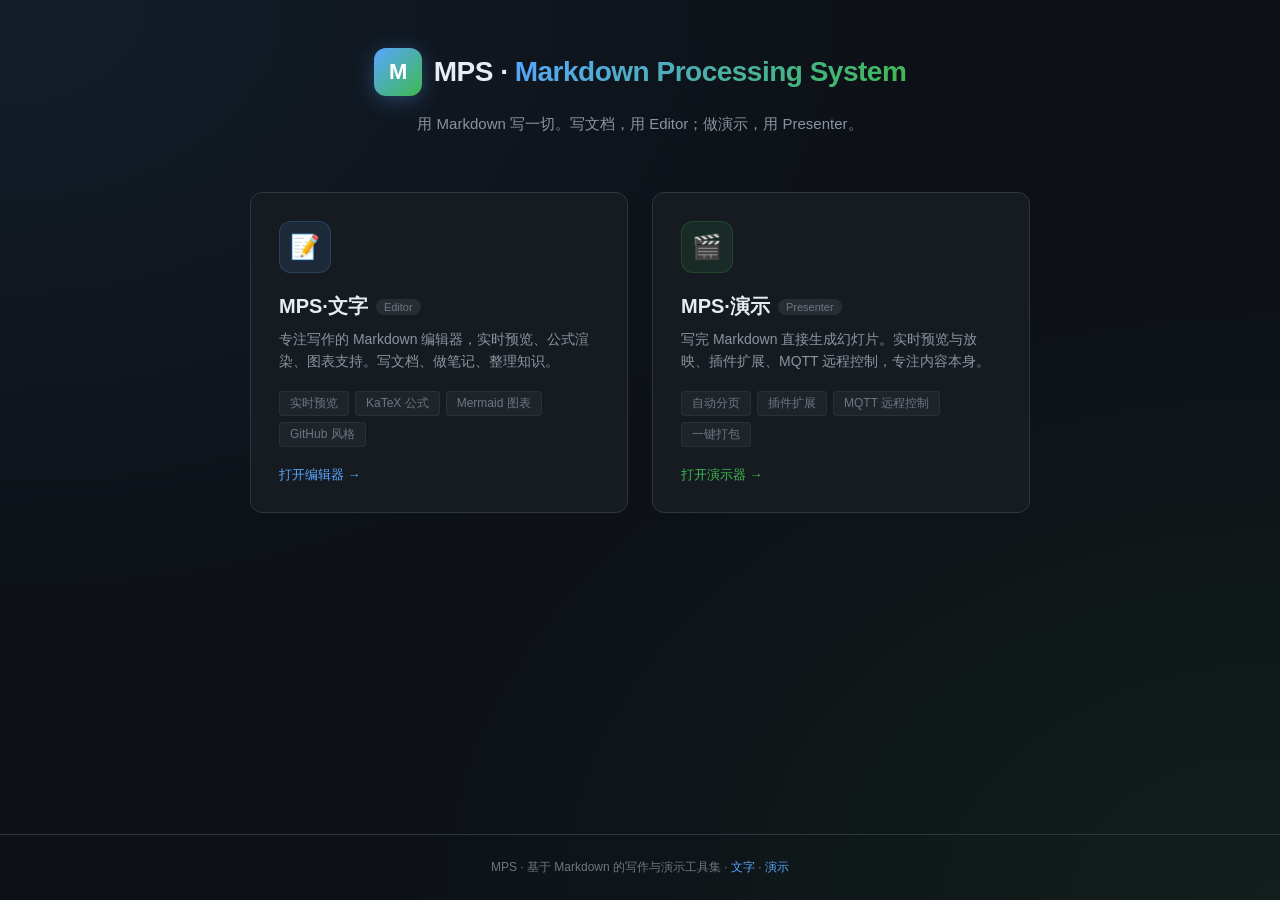
<file: index.html>
<!DOCTYPE html>
<html lang="zh-CN">
<head>
    <meta charset="UTF-8" />
    <meta name="viewport" content="width=device-width, initial-scale=1.0" />
    <title>MPS · Markdown Processing System</title>
    <style>
        * { margin: 0; padding: 0; box-sizing: border-box; }

        :root {
            --bg: #0d1117;
            --bg-card: #161b22;
            --bg-card-hover: #21262d;
            --border: #30363d;
            --text-primary: #e6edf3;
            --text-secondary: #8b949e;
            --text-muted: #6e7681;
            --accent: #58a6ff;
            --accent-green: #3fb950;
            --accent-orange: #d29922;
            --accent-purple: #a371f7;
            --editor-color: #58a6ff;
            --presenter-color: #3fb950;
        }

        html, body {
            height: 100%;
            background: var(--bg);
            color: var(--text-primary);
            font-family: -apple-system, BlinkMacSystemFont, 'Segoe UI', 'PingFang SC', 'Microsoft YaHei', sans-serif;
            -webkit-font-smoothing: antialiased;
        }

        body {
            display: flex;
            flex-direction: column;
            min-height: 100vh;
            background-image:
                radial-gradient(ellipse at top left, rgba(88,166,255,0.08), transparent 50%),
                radial-gradient(ellipse at bottom right, rgba(63,185,80,0.08), transparent 50%);
        }

        /* ===== Header ===== */
        header {
            padding: 48px 32px 24px;
            text-align: center;
        }

        .logo {
            display: inline-flex;
            align-items: center;
            gap: 12px;
            margin-bottom: 16px;
        }

        .logo-mark {
            width: 48px;
            height: 48px;
            border-radius: 12px;
            background: linear-gradient(135deg, var(--editor-color), var(--presenter-color));
            display: flex;
            align-items: center;
            justify-content: center;
            font-size: 22px;
            font-weight: 800;
            color: #fff;
            letter-spacing: -1px;
            box-shadow: 0 4px 20px rgba(88,166,255,0.3);
        }

        .logo-text {
            font-size: 28px;
            font-weight: 700;
            letter-spacing: -0.5px;
        }

        .logo-text span {
            background: linear-gradient(135deg, var(--editor-color), var(--presenter-color));
            -webkit-background-clip: text;
            background-clip: text;
            color: transparent;
        }

        .tagline {
            font-size: 15px;
            color: var(--text-secondary);
            max-width: 520px;
            margin: 0 auto;
            line-height: 1.6;
        }

        /* ===== Cards ===== */
        main {
            flex: 1;
            display: flex;
            align-items: flex-start;
            justify-content: center;
            padding: 32px 24px 64px;
        }

        .cards {
            display: grid;
            grid-template-columns: repeat(auto-fit, minmax(320px, 1fr));
            gap: 24px;
            max-width: 780px;
            width: 100%;
        }

        .card {
            background: var(--bg-card);
            border: 1px solid var(--border);
            border-radius: 12px;
            padding: 28px;
            text-decoration: none;
            color: inherit;
            transition: all 0.25s ease;
            cursor: pointer;
            position: relative;
            overflow: hidden;
        }

        .card::before {
            content: '';
            position: absolute;
            top: 0;
            left: 0;
            right: 0;
            height: 3px;
            background: var(--card-color, var(--accent));
            opacity: 0;
            transition: opacity 0.25s ease;
        }

        .card:hover {
            background: var(--bg-card-hover);
            border-color: var(--card-color, var(--accent));
            transform: translateY(-4px);
            box-shadow: 0 8px 30px rgba(0,0,0,0.4);
        }

        .card:hover::before {
            opacity: 1;
        }

        .card.editor { --card-color: var(--editor-color); }
        .card.presenter { --card-color: var(--presenter-color); }

        .card-icon {
            width: 52px;
            height: 52px;
            border-radius: 12px;
            display: flex;
            align-items: center;
            justify-content: center;
            font-size: 24px;
            margin-bottom: 20px;
            background: rgba(88,166,255,0.1);
            border: 1px solid rgba(88,166,255,0.2);
        }

        .card.presenter .card-icon {
            background: rgba(63,185,80,0.1);
            border-color: rgba(63,185,80,0.2);
        }

        .card-title {
            font-size: 20px;
            font-weight: 600;
            margin-bottom: 8px;
            display: flex;
            align-items: center;
            gap: 8px;
        }

        .card-title .badge {
            font-size: 11px;
            padding: 2px 8px;
            border-radius: 10px;
            background: rgba(255,255,255,0.08);
            color: var(--text-muted);
            font-weight: 500;
        }

        .card-desc {
            font-size: 14px;
            color: var(--text-secondary);
            line-height: 1.6;
            margin-bottom: 18px;
        }

        .card-features {
            list-style: none;
            display: flex;
            flex-wrap: wrap;
            gap: 6px;
            margin-bottom: 18px;
        }

        .card-features li {
            font-size: 12px;
            color: var(--text-muted);
            padding: 3px 10px;
            background: rgba(255,255,255,0.04);
            border-radius: 4px;
            border: 1px solid rgba(255,255,255,0.06);
        }

        .card-cta {
            display: inline-flex;
            align-items: center;
            gap: 6px;
            font-size: 13px;
            font-weight: 500;
            color: var(--card-color, var(--accent));
            transition: gap 0.2s ease;
        }

        .card:hover .card-cta {
            gap: 10px;
        }

        /* ===== Footer ===== */
        footer {
            text-align: center;
            padding: 24px 32px;
            color: var(--text-muted);
            font-size: 12px;
            border-top: 1px solid var(--border);
        }

        footer a {
            color: var(--accent);
            text-decoration: none;
        }

        footer a:hover {
            text-decoration: underline;
        }

        /* ===== Responsive ===== */
        @media (max-width: 600px) {
            header { padding: 32px 20px 16px; }
            .logo-text { font-size: 22px; }
            .cards { grid-template-columns: 1fr; gap: 16px; }
            .card { padding: 22px; }
        }
    </style>
</head>
<body>

    <header>
        <div class="logo">
            <div class="logo-mark">M</div>
            <div class="logo-text">MPS · <span>Markdown Processing System</span></div>
        </div>
        <p class="tagline">用 Markdown 写一切。写文档，用 Editor；做演示，用 Presenter。</p>
    </header>

    <main>
        <div class="cards">
            <a class="card editor" href="editor.html">
                <div class="card-icon">📝</div>
                <div class="card-title">MPS·文字 <span class="badge">Editor</span></div>
                <p class="card-desc">专注写作的 Markdown 编辑器，实时预览、公式渲染、图表支持。写文档、做笔记、整理知识。</p>
                <ul class="card-features">
                    <li>实时预览</li>
                    <li>KaTeX 公式</li>
                    <li>Mermaid 图表</li>
                    <li>GitHub 风格</li>
                </ul>
                <div class="card-cta">打开编辑器 →</div>
            </a>

            <a class="card presenter" href="presenter.html">
                <div class="card-icon">🎬</div>
                <div class="card-title">MPS·演示 <span class="badge">Presenter</span></div>
                <p class="card-desc">写完 Markdown 直接生成幻灯片。实时预览与放映、插件扩展、MQTT 远程控制，专注内容本身。</p>
                <ul class="card-features">
                    <li>自动分页</li>
                    <li>插件扩展</li>
                    <li>MQTT 远程控制</li>
                    <li>一键打包</li>
                </ul>
                <div class="card-cta">打开演示器 →</div>
            </a>
        </div>
    </main>

    <footer>
        MPS · 基于 Markdown 的写作与演示工具集 · <a href="editor.html">文字</a> · <a href="presenter.html">演示</a>
    </footer>

</body>
</html>
</file>
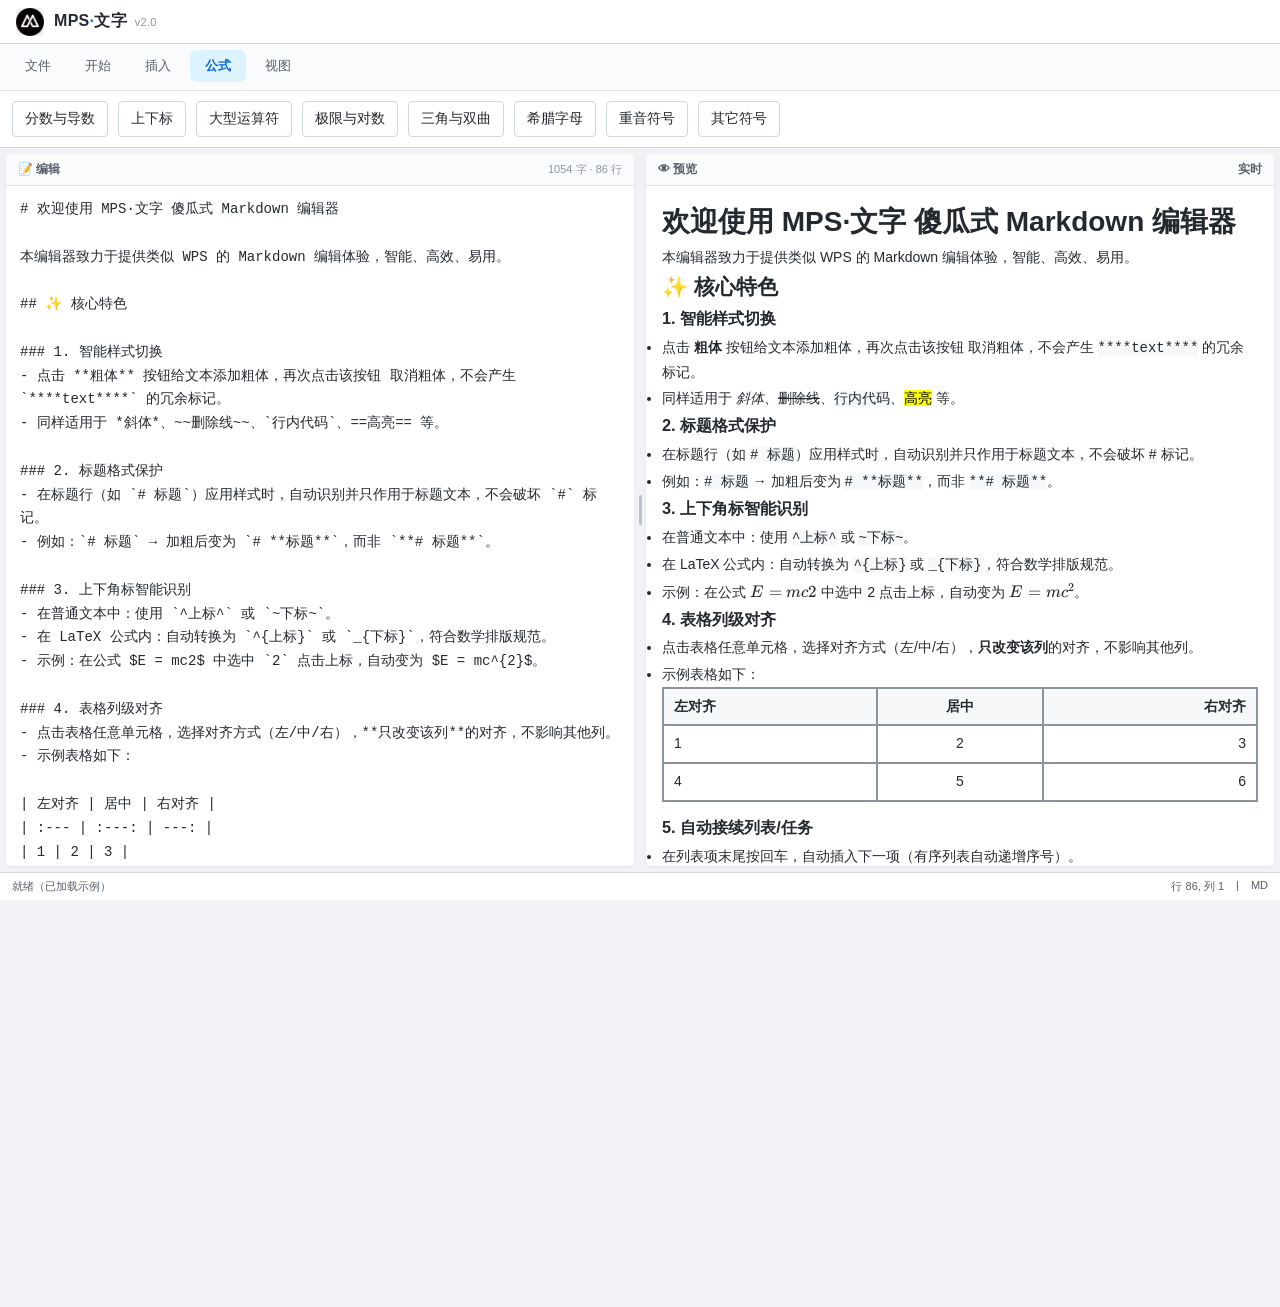
<file: editor.html>
<!DOCTYPE html>
<html lang="zh-CN">
<head>
    <meta charset="UTF-8" />
    <meta name="viewport" content="width=device-width, initial-scale=1.0, maximum-scale=1.0, user-scalable=no" />
    <title>MPS·文字 - 高级Markdown编辑器</title>
    <!-- 第三方库 -->
    <script src="./lib/markdown-it.min.js">
    </script>
    <script src="./lib/markdown-it-sub.min.js">
    </script>
    <script src="./lib/markdown-it-sup.min.js">
    </script>
    <script src="./lib/markdown-it-mark.min.js">
    </script>
    <script src="./lib/markdown-it-multimd-table.min.js">
    </script>
    <!-- KaTeX -->
    <link rel="stylesheet" href="./lib/katex.min.css" />
    <script src="./lib/katex.min.js">
    </script>
    <!-- Mermaid -->
    <script src="./lib/mermaid.min.js">
    </script>

    <style>
        /* ===== CSS 变量：浅色/深色主题 ===== */
        :root {
            --bg-body: #f0f2f5;
            --bg-header: #ffffff;
            --bg-toolbar: #ffffff;
            --bg-tab: #fafbfc;
            --bg-panel: #ffffff;
            --bg-editor: #ffffff;
            --bg-preview: #ffffff;
            --text-primary: #24292f;
            --text-secondary: #57606a;
            --text-muted: #8b949e;
            --border-color: #d0d7de;
            --border-light: #e1e4e8;
            --shadow: 0 1px 3px rgba(0, 0, 0, 0.06);
            --hover-bg: #f3f4f6;
            --active-bg: #ddf4ff;
            --active-color: #0969da;
            --code-bg: #f6f8fa;
            --resizer-color: #d0d7de;
            --resizer-active: #0969da;
            --table-border: #8b949e;
            --mermaid-text: #333;
            --mermaid-line: #666;
            --popup-bg: #ffffff;
            --popup-shadow: 0 4px 16px rgba(0,0,0,0.15);
        }

        body.dark-mode {
            --bg-body: #1c1e21;
            --bg-header: #2d2f33;
            --bg-toolbar: #2d2f33;
            --bg-tab: #222426;
            --bg-panel: #2d2f33;
            --bg-editor: #1e1f22;
            --bg-preview: #1e1f22;
            --text-primary: #e6e6e6;
            --text-secondary: #b0b0b0;
            --text-muted: #888888;
            --border-color: #44474d;
            --border-light: #3c3f44;
            --shadow: 0 1px 3px rgba(0, 0, 0, 0.3);
            --hover-bg: #3c3f44;
            --active-bg: #1f3a5f;
            --active-color: #58a6ff;
            --code-bg: #2d2f33;
            --resizer-color: #44474d;
            --resizer-active: #58a6ff;
            --table-border: #888888;
            --mermaid-text: #eee;
            --mermaid-line: #aaa;
            --popup-bg: #2d2f33;
            --popup-shadow: 0 4px 16px rgba(0,0,0,0.4);
        }

        /* ===== 全局样式 ===== */
        * {
            margin: 0;
            padding: 0;
            box-sizing: border-box;
        }
        html,
        body {
            height: 100%;
            overflow: hidden;
        }
        body {
            font-family: 'Segoe UI', 'Microsoft YaHei', sans-serif;
            background: var(--bg-body);
            display: flex;
            flex-direction: column;
            user-select: none;
            transition: background 0.2s, color 0.2s;
            color: var(--text-primary);
        }

        /* 标题栏 */
        .app-header {
            background: var(--bg-header);
            border-bottom: 1px solid var(--border-color);
            padding: 6px 16px;
            display: flex;
            align-items: center;
            gap: 10px;
            flex-shrink: 0;
            height: 44px;
            box-shadow: var(--shadow);
            transition: background 0.2s, border-color 0.2s;
        }
        .app-header .logo {
            width: 28px;
            height: 28px;
            border-radius: 4px;
            overflow: hidden;
            flex-shrink: 0;
            display: flex;
            align-items: center;
            justify-content: center;
            background: #f0f2f5;
        }
        .app-header .logo img {
            width: 100%;
            height: 100%;
            object-fit: contain;
            transform: rotate(180deg);
        }
        .app-header .title {
            font-size: 16px;
            font-weight: 600;
            color: var(--text-primary);
            letter-spacing: 0.3px;
        }
        .app-header .title .accent {
            color: #0969da;
        }
        .app-header .version {
            font-size: 11px;
            color: var(--text-muted);
            margin-left: 3px;
            font-weight: 400;
        }
        .app-header .spacer {
            flex: 1;
        }
        .app-header .header-status {
            font-size: 11px;
            color: var(--text-secondary);
            background: var(--bg-tab);
            padding: 2px 10px;
            border-radius: 12px;
            display: none;
        }

        /* ===== Ribbon 工具栏 ===== */
        .ribbon {
            background: var(--bg-toolbar);
            border-bottom: 1px solid var(--border-color);
            flex-shrink: 0;
            box-shadow: var(--shadow);
            transition: background 0.2s, border-color 0.2s;
        }
        .ribbon-tabs {
            display: flex;
            padding: 6px 10px 8px;
            gap: 4px;
            background: var(--bg-tab);
            border-bottom: 1px solid var(--border-light);
            flex-wrap: nowrap;
            overflow-x: auto;
            -webkit-overflow-scrolling: touch;
            transition: background 0.2s, border-color 0.2s;
        }
        .ribbon-tabs button {
            background: transparent;
            border: none;
            padding: 6px 15px;
            font-size: 13px;
            font-weight: 500;
            color: var(--text-secondary);
            cursor: pointer;
            border-radius: 7px;
            transition: all 0.15s;
            white-space: nowrap;
            font-family: inherit;
            height: 32px;
            display: flex;
            align-items: center;
            position: relative;
        }
        .ribbon-tabs button:hover {
            background: var(--hover-bg);
        }
        .ribbon-tabs button.active {
            color: var(--active-color);
            background: var(--active-bg);
            font-weight: 600;
        }
        .ribbon-panels {
            padding: 6px 12px;
            min-height: 56px;
            display: flex;
            align-items: center;
            flex-wrap: wrap;
            gap: 6px 10px;
            background: var(--bg-panel);
            transition: background 0.2s;
            max-height: calc(100vh - 200px);
            overflow-y: auto;
            position: relative;
        }
        .ribbon-panel {
            display: none;
            width: 100%;
            flex-wrap: wrap;
            align-items: center;
            gap: 6px 10px;
        }
        .ribbon-panel.active {
            display: flex;
        }

        /* ===== 所有面板按钮统一样式 ===== */
        .ribbon-panel button,
        .ribbon-panel select,
        .formula-cat-btn {
            background: transparent;
            border: 1px solid var(--border-color);
            border-radius: 4px;
            padding: 6px 12px;
            font-size: 14px;
            cursor: pointer;
            color: var(--text-primary);
            transition: all 0.15s;
            display: inline-flex;
            align-items: center;
            gap: 6px;
            white-space: nowrap;
            font-family: inherit;
            height: 36px;
            min-width: 44px;
            justify-content: center;
            background: var(--bg-panel);
        }
        .ribbon-panel button:hover,
        .ribbon-panel select:hover,
        .formula-cat-btn:hover {
            background: var(--hover-bg);
            border-color: var(--text-muted);
        }
        .ribbon-panel button:active,
        .ribbon-panel select:active,
        .formula-cat-btn:active {
            background: var(--border-light);
        }
        .ribbon-panel button.active,
        .formula-cat-btn.active {
            background: var(--active-bg);
            border-color: var(--active-color);
            color: var(--active-color);
        }
        .ribbon-panel select {
            background: var(--bg-panel);
            padding: 4px 24px 4px 10px;
            appearance: auto;
            font-size: 14px;
            height: 36px;
            min-width: 70px;
        }
        .ribbon-panel .icon {
            font-size: 18px;
            line-height: 1;
        }
        .ribbon-panel .label {
            font-size: 13px;
            font-weight: 500;
        }
        .ribbon-panel .group-label {
            font-size: 12px;
            color: var(--text-muted);
            margin-right: 4px;
            font-weight: 500;
            letter-spacing: 0.3px;
            white-space: nowrap;
        }
        .ribbon-panel .divider {
            width: 1px;
            height: 28px;
            background: var(--border-color);
            margin: 0 4px;
        }

        /* ===== 浮动弹出窗口（fixed 定位） ===== */
        .formula-popup,
        .table-popup {
            position: fixed;
            background: var(--popup-bg);
            border: 1px solid var(--border-color);
            border-radius: 8px;
            box-shadow: var(--popup-shadow);
            padding: 12px 16px;
            display: none;
            z-index: 9999;
            min-width: 200px;
            max-width: 90vw;
            transition: background 0.2s, border-color 0.2s;
            pointer-events: auto;
            flex-direction: column;
            gap: 8px;
        }
        .formula-popup.open,
        .table-popup.open {
            display: flex;
        }
        .formula-popup {
            flex-wrap: wrap;
            flex-direction: row;
            padding: 8px 10px;
            gap: 4px 6px;
        }
        .formula-popup button {
            background: transparent;
            border: 1px solid var(--border-color);
            border-radius: 4px;
            padding: 4px 8px;
            font-size: 16px;
            cursor: pointer;
            color: var(--text-primary);
            transition: all 0.15s;
            font-family: 'Segoe UI', 'Microsoft YaHei', sans-serif;
            background: var(--bg-panel);
            white-space: nowrap;
            min-width: 32px;
            height: 32px;
            display: inline-flex;
            align-items: center;
            justify-content: center;
            position: relative;
        }
        .formula-popup button:hover {
            background: var(--hover-bg);
            border-color: var(--active-color);
            color: var(--active-color);
        }
        .formula-popup button .tooltip {
            display: none;
            position: absolute;
            bottom: calc(100% + 4px);
            left: 50%;
            transform: translateX(-50%);
            background: var(--bg-toolbar);
            color: var(--text-primary);
            padding: 2px 8px;
            border-radius: 4px;
            font-size: 11px;
            white-space: nowrap;
            border: 1px solid var(--border-color);
            pointer-events: none;
        }
        .formula-popup button:hover .tooltip {
            display: block;
        }

        /* 表格弹窗内部样式 */
        .table-popup .popup-row {
            display: flex;
            align-items: center;
            gap: 10px;
            justify-content: space-between;
        }
        .table-popup label {
            font-size: 14px;
            color: var(--text-primary);
            font-weight: 500;
        }
        .table-popup .num-control {
            display: flex;
            align-items: center;
            gap: 6px;
        }
        .table-popup .num-control button {
            width: 28px;
            height: 28px;
            border-radius: 4px;
            border: 1px solid var(--border-color);
            background: var(--bg-panel);
            color: var(--text-primary);
            font-size: 16px;
            cursor: pointer;
            display: flex;
            align-items: center;
            justify-content: center;
            transition: all 0.15s;
        }
        .table-popup .num-control button:hover {
            background: var(--hover-bg);
        }
        .table-popup .num-control button:active {
            background: var(--border-light);
        }
        .table-popup .num-control input {
            width: 44px;
            text-align: center;
            border: 1px solid var(--border-color);
            border-radius: 4px;
            padding: 2px 0;
            font-size: 14px;
            background: var(--bg-panel);
            color: var(--text-primary);
            outline: none;
        }
        .table-popup .num-control input:focus {
            border-color: var(--active-color);
        }
        .table-popup .popup-actions {
            display: flex;
            gap: 8px;
            justify-content: flex-end;
            margin-top: 4px;
        }
        .table-popup .popup-actions button {
            padding: 4px 16px;
            border-radius: 4px;
            border: 1px solid var(--border-color);
            background: var(--bg-panel);
            color: var(--text-primary);
            cursor: pointer;
            transition: all 0.15s;
            font-size: 14px;
        }
        .table-popup .popup-actions button:hover {
            background: var(--hover-bg);
        }
        .table-popup .popup-actions button.primary {
            background: var(--active-color);
            color: #fff;
            border-color: var(--active-color);
        }
        .table-popup .popup-actions button.primary:hover {
            opacity: 0.85;
        }

        /* ===== 主体 ===== */
        .main {
            flex: 1;
            min-height: 0;
            display: flex;
            overflow: hidden;
            background: var(--bg-body);
            padding: 6px;
            gap: 0;
            transition: background 0.2s, flex-direction 0.2s;
        }
        .editor-panel {
            flex: 1 1 50%;
            min-height: 0;
            display: flex;
            flex-direction: column;
            background: var(--bg-editor);
            border-radius: 6px;
            box-shadow: var(--shadow);
            overflow: hidden;
            position: relative;
            margin-right: 0;
            transition: background 0.2s;
        }
        .preview-panel {
            flex: 1 1 50%;
            min-height: 0;
            display: flex;
            flex-direction: column;
            background: var(--bg-preview);
            border-radius: 6px;
            box-shadow: var(--shadow);
            overflow: hidden;
            margin-left: 0;
            transition: background 0.2s;
        }
        .resizer {
            flex-shrink: 0;
            width: 8px;
            background: transparent;
            cursor: col-resize;
            display: flex;
            align-items: center;
            justify-content: center;
            position: relative;
            transition: background 0.2s, width 0.2s, height 0.2s;
            margin: 0 2px;
        }
        .resizer:hover,
        .resizer.active {
            background: var(--resizer-color);
        }
        .resizer::after {
            content: '';
            display: block;
            width: 3px;
            height: 30px;
            background: var(--text-muted);
            border-radius: 2px;
            opacity: 0.5;
            transition: opacity 0.2s;
        }
        .resizer:hover::after,
        .resizer.active::after {
            opacity: 1;
            background: var(--resizer-active);
        }

        /* 上下分屏时调整分隔条 */
        .main.split-vertical {
            flex-direction: column;
        }
        .main.split-vertical .resizer {
            width: 100%;
            height: 8px;
            cursor: row-resize;
            margin: 2px 0;
        }
        .main.split-vertical .resizer::after {
            width: 30px;
            height: 3px;
        }

        /* 面板头部 */
        .editor-panel .panel-header,
        .preview-panel .panel-header {
            padding: 6px 12px;
            background: var(--bg-tab);
            border-bottom: 1px solid var(--border-light);
            font-size: 12px;
            font-weight: 600;
            color: var(--text-secondary);
            display: flex;
            justify-content: space-between;
            align-items: center;
            flex-shrink: 0;
            height: 32px;
            transition: background 0.2s, border-color 0.2s;
        }
        .editor-panel textarea {
            flex: 1;
            min-height: 0;
            border: none;
            padding: 12px 14px;
            font-size: 14px;
            line-height: 1.7;
            font-family: 'Consolas', 'Courier New', monospace;
            resize: none;
            outline: none;
            background: var(--bg-editor);
            color: var(--text-primary);
            tab-size: 4;
            transition: background 0.2s, color 0.2s;
        }
        .preview-content {
            flex: 1;
            min-height: 0;
            padding: 12px 16px;
            overflow-y: auto;
            background: var(--bg-preview);
            color: var(--text-primary);
            font-size: 14px;
            line-height: 1.7;
            transition: background 0.2s, color 0.2s;
        }

        /* ===== 预览样式 ===== */
        .preview-content h1,
        .preview-content h2 {
            border-bottom-color: var(--border-color);
        }
        .preview-content blockquote {
            margin: 0 0 12px 0;
            padding: 0 1em;
            color: var(--text-secondary);
            border-left: 0.25em solid var(--border-color);
        }
        .preview-content blockquote blockquote {
            margin-left: 1.5em;
            border-left-color: var(--text-muted);
        }
        .preview-content blockquote blockquote blockquote {
            margin-left: 2em;
            border-left-color: var(--text-muted);
        }
        .preview-content code {
            background: var(--code-bg);
            color: var(--text-primary);
        }
        .preview-content pre {
            background: var(--code-bg);
        }
        .preview-content table {
            border-collapse: collapse;
            width: 100%;
            margin-bottom: 12px;
        }
        .preview-content table th,
        .preview-content table td {
            border: 2px solid var(--table-border);
            padding: 6px 10px;
        }
        .preview-content table th {
            background: var(--code-bg);
            font-weight: 600;
        }
        .preview-content hr {
            background: var(--border-color);
        }
        .preview-content ul ul,
        .preview-content ul ol,
        .preview-content ol ul,
        .preview-content ol ol {
            padding-left: 2em;
            margin-top: 0;
        }
        .preview-content li {
            margin-top: 0.2em;
        }
        .preview-content .task-list-item {
            list-style: none;
        }
        .preview-content .task-list-item input[type="checkbox"] {
            margin-right: 0.5em;
            vertical-align: middle;
            pointer-events: none;
        }
        .preview-content .katex-display {
            display: block;
            margin: 0.8em 0;
            text-align: center;
        }
        .preview-content .mermaid {
            text-align: center;
            margin: 0.8em 0;
        }

        /* 暗色模式 Mermaid 覆盖 */
        body.dark-mode .preview-content .mermaid svg {
            background: transparent;
        }
        body.dark-mode .preview-content .mermaid .node rect,
        body.dark-mode .preview-content .mermaid .node circle,
        body.dark-mode .preview-content .mermaid .node ellipse,
        body.dark-mode .preview-content .mermaid .node polygon,
        body.dark-mode .preview-content .mermaid .node path {
            stroke: #aaa;
            stroke-width: 1.5px;
        }
        body.dark-mode .preview-content .mermaid .node .label {
            color: #eee !important;
            fill: #eee !important;
        }
        body.dark-mode .preview-content .mermaid .edgePath .path {
            stroke: #aaa !important;
            stroke-width: 1.5px;
        }
        body.dark-mode .preview-content .mermaid .edgeLabel {
            color: #ddd !important;
            background: transparent !important;
        }
        body.dark-mode .preview-content .mermaid .cluster rect {
            stroke: #888 !important;
        }
        body.dark-mode .preview-content .mermaid .cluster .label {
            color: #ccc !important;
            fill: #ccc !important;
        }
        body.dark-mode .preview-content .mermaid .note {
            color: #ddd !important;
            fill: #ddd !important;
        }
        body.dark-mode .preview-content .mermaid .actor {
            stroke: #aaa !important;
            fill: #2d2f33 !important;
        }
        body.dark-mode .preview-content .mermaid .actor .label {
            color: #eee !important;
            fill: #eee !important;
        }
        body.dark-mode .preview-content .mermaid .actor-line {
            stroke: #888 !important;
        }
        body.dark-mode .preview-content .mermaid .messageLine0,
        body.dark-mode .preview-content .mermaid .messageLine1 {
            stroke: #aaa !important;
        }
        body.dark-mode .preview-content .mermaid .messageText {
            color: #eee !important;
            fill: #eee !important;
        }
        body.dark-mode .preview-content .mermaid .loopLine {
            stroke: #888 !important;
        }
        body.dark-mode .preview-content .mermaid .loopText {
            color: #ccc !important;
            fill: #ccc !important;
        }
        body.dark-mode .preview-content .mermaid .task {
            stroke: #aaa !important;
        }
        body.dark-mode .preview-content .mermaid .task .label {
            color: #eee !important;
            fill: #eee !important;
        }
        body.dark-mode .preview-content .mermaid .taskText {
            color: #eee !important;
            fill: #eee !important;
        }
        body.dark-mode .preview-content .mermaid .taskTextOutside {
            color: #ccc !important;
            fill: #ccc !important;
        }
        body.dark-mode .preview-content .mermaid .grid .tick {
            stroke: #555 !important;
        }
        body.dark-mode .preview-content .mermaid .grid .tick text {
            color: #aaa !important;
            fill: #aaa !important;
        }
        body.dark-mode .preview-content .mermaid .today {
            stroke: #f44 !important;
        }
        body.dark-mode .preview-content .mermaid .label,
        body.dark-mode .preview-content .mermaid .label text,
        body.dark-mode .preview-content .mermaid .actor .label,
        body.dark-mode .preview-content .mermaid .taskText,
        body.dark-mode .preview-content .mermaid .taskTextOutside,
        body.dark-mode .preview-content .mermaid .messageText,
        body.dark-mode .preview-content .mermaid .loopText,
        body.dark-mode .preview-content .mermaid .note .label {
            color: #eee !important;
            fill: #eee !important;
        }

        /* 状态栏 */
        .statusbar {
            background: var(--bg-header);
            border-top: 1px solid var(--border-color);
            padding: 2px 12px;
            font-size: 11px;
            color: var(--text-secondary);
            display: flex;
            justify-content: space-between;
            align-items: center;
            flex-shrink: 0;
            height: 28px;
            transition: background 0.2s, border-color 0.2s;
        }
        .statusbar .right {
            display: flex;
            gap: 12px;
        }

        /* 自动接续提示 */
        #auto-continue-tip {
            position: absolute;
            top: 8px;
            right: 8px;
            background: var(--bg-panel);
            border: 1px solid var(--border-color);
            border-radius: 6px;
            box-shadow: 0 2px 8px rgba(0, 0, 0, 0.12);
            padding: 4px 10px 4px 14px;
            display: none;
            align-items: center;
            gap: 8px;
            font-size: 12px;
            color: var(--text-primary);
            z-index: 10;
            pointer-events: auto;
            backdrop-filter: blur(4px);
            background: var(--bg-panel);
            transition: background 0.2s, border-color 0.2s;
        }
        #auto-continue-tip .tip-text {
            white-space: nowrap;
        }
        #auto-continue-tip .tip-close {
            background: none;
            border: none;
            color: var(--text-muted);
            font-size: 14px;
            cursor: pointer;
            padding: 0 2px;
            line-height: 1;
            transition: color 0.15s;
        }
        #auto-continue-tip .tip-close:hover {
            color: #d73a49;
        }
        #fileInput {
            display: none;
        }

        /* ===== 移动端适配 ===== */
        @media (max-width: 820px) {
            .main {
                padding: 4px;
                gap: 0;
            }
            .editor-panel {
                flex: 1 1 50%;
                margin-right: 0;
                min-height: 30vh;
            }
            .preview-panel {
                flex: 1 1 50%;
                margin-left: 0;
                min-height: 30vh;
            }
            .ribbon-tabs button {
                padding: 4px 12px;
                font-size: 12px;
                height: 30px;
            }
            .ribbon-panels {
                padding: 4px 8px;
                min-height: 48px;
                max-height: calc(100vh - 160px);
            }
            .ribbon-panel button,
            .ribbon-panel select,
            .formula-cat-btn {
                padding: 4px 8px;
                font-size: 13px;
                height: 32px;
                min-width: 36px;
            }
            .ribbon-panel .icon {
                font-size: 16px;
            }
            .ribbon-panel .label {
                font-size: 12px;
            }
            .ribbon-panel .divider {
                height: 22px;
                margin: 0 2px;
            }
            .app-header {
                height: 38px;
                padding: 4px 10px;
            }
            .app-header .title {
                font-size: 14px;
            }
            .app-header .logo {
                width: 24px;
                height: 24px;
            }
            .statusbar {
                height: 24px;
                font-size: 10px;
                padding: 1px 8px;
            }
            .editor-panel .panel-header,
            .preview-panel .panel-header {
                height: 28px;
                padding: 4px 10px;
                font-size: 11px;
            }
            .editor-panel textarea {
                font-size: 13px;
                padding: 8px 12px;
            }
            .preview-content {
                padding: 8px 12px;
                font-size: 13px;
            }
            #auto-continue-tip {
                top: 4px;
                right: 4px;
                padding: 3px 8px 3px 10px;
                font-size: 11px;
                gap: 6px;
            }
            #auto-continue-tip .tip-close {
                font-size: 12px;
            }
            .formula-popup,
            .table-popup {
                max-width: 85vw;
            }
            .formula-popup {
                padding: 6px 8px;
            }
            .formula-popup button {
                font-size: 14px;
                height: 28px;
                min-width: 28px;
                padding: 2px 6px;
            }
            .table-popup {
                padding: 10px 12px;
            }
        }

        @media (max-width: 480px) {
            .ribbon-tabs button {
                padding: 2px 8px;
                font-size: 11px;
                height: 26px;
            }
            .ribbon-panel button,
            .ribbon-panel select,
            .formula-cat-btn {
                padding: 2px 6px;
                font-size: 12px;
                height: 28px;
                min-width: 30px;
            }
            .ribbon-panel .icon {
                font-size: 14px;
            }
            .ribbon-panel .label {
                font-size: 11px;
            }
            .ribbon-panels {
                padding: 2px 4px;
                min-height: 40px;
                max-height: calc(100vh - 140px);
                gap: 4px;
            }
            .ribbon-panel {
                gap: 4px;
            }
            .ribbon-panel .divider {
                height: 18px;
                margin: 0 1px;
            }
            .main {
                padding: 2px;
            }
            .editor-panel textarea {
                font-size: 12px;
                padding: 6px 10px;
            }
            .preview-content {
                font-size: 12px;
                padding: 6px 10px;
            }
            .app-header .version {
                display: none;
            }
            .statusbar .right {
                gap: 6px;
            }
            .formula-popup,
            .table-popup {
                max-width: 80vw;
            }
            .formula-popup button {
                font-size: 12px;
                height: 24px;
                min-width: 24px;
                padding: 1px 4px;
            }
            .table-popup .num-control input {
                width: 32px;
            }
        }

        .editor-panel,
        .preview-panel {
            -webkit-flex: 1 1 50%;
            -ms-flex: 1 1 50%;
            flex: 1 1 50%;
        }
        .editor-panel textarea,
        .preview-content {
            -webkit-flex: 1;
            -ms-flex: 1;
            flex: 1;
        }
    </style>
</head>
<body>

    <!-- ===== 标题栏 ===== -->
    <header class="app-header">
        <div class="logo">
            <img src="./lib/logo.png" alt="MPS Logo" />
        </div>
        <div class="title">
            MPS<span class="accent">·</span>文字
            <span class="version">v2.0</span>
        </div>
        <div class="spacer"></div>
        <span class="header-status">● 就绪</span>
    </header>

    <!-- ===== Ribbon 工具栏 ===== -->
    <div class="ribbon">
        <div class="ribbon-tabs" id="ribbonTabs">
            <button class="active" data-tab="tab-file">文件</button>
            <button data-tab="tab-start">开始</button>
            <button data-tab="tab-insert">插入</button>
            <button data-tab="tab-formula">公式</button>
            <button data-tab="tab-view">视图</button>
        </div>
        <div class="ribbon-panels">
            <!-- 文件面板 -->
            <div class="ribbon-panel active" id="tab-file">
                <button id="newBtn" title="新建 (Ctrl+N)"><span class="icon">📄</span><span class="label">新建</span></button>
                <button id="openFileBtn" title="打开 (Ctrl+O)"><span class="icon">📂</span><span class="label">打开</span></button>
                <button id="saveFileBtn" title="保存 (Ctrl+S)"><span class="icon">💾</span><span class="label">保存</span></button>
                <button id="loadExampleBtn" title="加载示例"><span class="icon">📋</span><span class="label">示例</span></button>
            </div>

            <!-- 开始面板 -->
            <div class="ribbon-panel" id="tab-start">
                <span class="group-label">样式</span>
                <select id="headingSelect" title="标题样式">
                    <option value="p">正文</option>
                    <option value="h1">H1</option>
                    <option value="h2">H2</option>
                    <option value="h3">H3</option>
                    <option value="h4">H4</option>
                    <option value="h5">H5</option>
                    <option value="h6">H6</option>
                </select>
                <div class="divider"></div>
                <span class="group-label">字体</span>
                <button id="boldBtn" title="粗体 (Ctrl+B)"><span class="icon">𝐁</span><span class="label">粗体</span></button>
                <button id="italicBtn" title="斜体 (Ctrl+I)"><span class="icon">𝑰</span><span class="label">斜体</span></button>
                <button id="strikeBtn" title="删除线"><span class="icon">~~</span><span class="label">删除线</span></button>
                <button id="markBtn" title="高亮"><span class="icon">🖍️</span><span class="label">高亮</span></button>
                <button id="supBtn" title="上标 (公式内自动 LaTeX)"><span class="icon">x²</span><span class="label">上标</span></button>
                <button id="subBtn" title="下标 (公式内自动 LaTeX)"><span class="icon">x₂</span><span class="label">下标</span></button>
                <div class="divider"></div>
                <span class="group-label">段落</span>
                <button id="ulBtn" title="无序列表"><span class="icon">•</span><span class="label">列表</span></button>
                <button id="olBtn" title="有序列表"><span class="icon">1.</span><span class="label">编号</span></button>
                <button id="taskBtn" title="任务列表"><span class="icon">☑</span><span class="label">任务</span></button>
                <button id="taskToggleBtn" title="切换任务完成状态"><span class="icon">✔</span><span class="label">切换</span></button>
                <button id="quoteBtn" title="引用"><span class="icon">❝</span><span class="label">引用</span></button>
                <button id="nestedQuoteBtn" title="嵌套引用"><span class="icon">>></span><span class="label">嵌套</span></button>
                <button id="indentBtn" title="列表子项（缩进）"><span class="icon">⇥</span><span class="label">缩进</span></button>
                <button id="autoContinueBtn" title="自动接续列表/编号/任务" class="active"><span class="icon">↻</span><span class="label">自动接续</span></button>
            </div>

            <!-- 插入面板 -->
            <div class="ribbon-panel" id="tab-insert">
                <span class="group-label">图表</span>
                <button id="tableBtn" title="插入表格"><span class="icon">⊞</span><span class="label">表格</span></button>
                <select id="tableAlignSelect" title="表格对齐方式">
                    <option value="left">左对齐</option>
                    <option value="center">居中</option>
                    <option value="right">右对齐</option>
                </select>
                <button id="applyTableAlignBtn" title="应用对齐到当前列"><span class="icon">↹</span><span class="label">应用</span></button>
                <button id="flowchartBtn" title="流程图 (Mermaid)"><span class="icon">↗</span><span class="label">流程图</span></button>
                <button id="sequenceBtn" title="时序图 (Mermaid)"><span class="icon">⟷</span><span class="label">时序图</span></button>
                <button id="ganttBtn" title="甘特图 (Mermaid)"><span class="icon">📊</span><span class="label">甘特图</span></button>
                <div class="divider"></div>
                <span class="group-label">代码</span>
                <button id="codeBtn" title="行内代码"><span class="icon">{ }</span><span class="label">行内代码</span></button>
                <button id="codeBlockBtn" title="代码块"><span class="icon">▍▍</span><span class="label">代码块</span></button>
                <div class="divider"></div>
                <span class="group-label">链接</span>
                <button id="linkBtn" title="插入链接 (Ctrl+K)"><span class="icon">🔗</span><span class="label">链接</span></button>
                <button id="imageBtn" title="插入图片"><span class="icon">🖼️</span><span class="label">图片</span></button>
                <div class="divider"></div>
                <span class="group-label">公式</span>
                <button id="inlineMathBtn" title="行内公式 (LaTeX)"><span class="icon">∑</span><span class="label">行内公式</span></button>
                <button id="blockMathBtn" title="块级公式 (LaTeX)"><span class="icon">∫</span><span class="label">块级公式</span></button>
            </div>

            <!-- 公式面板 -->
            <div class="ribbon-panel" id="tab-formula">
                <button class="formula-cat-btn" data-cat="frac">分数与导数</button>
                <button class="formula-cat-btn" data-cat="super">上下标</button>
                <button class="formula-cat-btn" data-cat="large">大型运算符</button>
                <button class="formula-cat-btn" data-cat="lim">极限与对数</button>
                <button class="formula-cat-btn" data-cat="trig">三角与双曲</button>
                <button class="formula-cat-btn" data-cat="greek">希腊字母</button>
                <button class="formula-cat-btn" data-cat="accents">重音符号</button>
                <button class="formula-cat-btn" data-cat="others">其它符号</button>
            </div>

            <!-- 视图面板 -->
            <div class="ribbon-panel" id="tab-view">
                <span class="group-label">分屏</span>
                <button id="splitHorizontalBtn" title="左右分屏" class="active">左右</button>
                <button id="splitVerticalBtn" title="上下分屏">上下</button>
                <div class="divider"></div>
                <button id="lightModeBtn" title="浅色模式" class="active"><span class="icon">☀️</span><span class="label">浅色</span></button>
                <button id="darkModeBtn" title="深色模式"><span class="icon">🌙</span><span class="label">深色</span></button>
                <div class="divider"></div>
                <button id="syncScrollBtn" title="同步滚动" class="active"><span class="icon">📌</span><span class="label">同步滚动</span></button>
            </div>
        </div>
    </div>

    <!-- ===== 浮动弹出窗口 ===== -->
    <div class="formula-popup" id="formulaPopup"></div>
    <div class="table-popup" id="tablePopup"></div>

    <!-- ===== 主体 ===== -->
    <div class="main" id="mainContainer">
        <div class="editor-panel" id="editorPanel">
            <div class="panel-header">
                <span>📝 编辑</span>
                <span style="font-weight:400; font-size:11px; color:var(--text-muted);">
                    <span id="wordCount">0</span> 字 · <span id="lineCount">1</span> 行
                </span>
            </div>
            <textarea id="editor" placeholder="在此输入 Markdown 内容..."></textarea>
            <div id="auto-continue-tip">
                <span class="tip-text">↻ 自动接续</span>
                <button class="tip-close" id="tipCloseBtn" title="隐藏提示">✕</button>
            </div>
            <input type="file" id="fileInput" accept=".md,.markdown,.txt" />
        </div>
        <div class="resizer" id="resizer"></div>
        <div class="preview-panel" id="previewPanel">
            <div class="panel-header">
                <span>👁 预览</span>
                <span class="badge">实时</span>
            </div>
            <div class="preview-content" id="preview"></div>
        </div>
    </div>

    <!-- ===== 状态栏 ===== -->
    <div class="statusbar">
        <span id="statusLeft">就绪</span>
        <div class="right">
            <span id="cursorPos">行 1, 列 1</span>
            <span>|</span>
            <span>MD</span>
        </div>
    </div>

    <script>
        (function() {
            'use strict';

            // ========== 初始化 Markdown-it ==========
            const md = window.markdownit({
                html: true,
                linkify: true,
                typographer: true,
                breaks: true
            });

            // 加载插件（不含 task-lists）
            try {
                md.use(window.markdownitSub);
                md.use(window.markdownitSup);
                md.use(window.markdownitMark);
                md.use(window.markdownitMultimdTable, {
                    multiline: true,
                    rowspan: true,
                    headerless: true,
                    multibody: true,
                    aotolabel: true
                });
            } catch (e) {
                console.warn('插件加载警告:', e);
            }

            // 自定义 fence 渲染 mermaid
            const origFence = md.renderer.rules.fence || function(tokens, idx, options, env, self) {
                return self.renderToken(tokens, idx, options);
            };
            md.renderer.rules.fence = function(tokens, idx, options, env, self) {
                const token = tokens[idx];
                const info = token.info.trim();
                if (info === 'mermaid') {
                    return `<div class="mermaid">${token.content}</div>`;
                }
                return origFence(tokens, idx, options, env, self);
            };

            // ========== DOM 引用 ==========
            const editor = document.getElementById('editor');
            const preview = document.getElementById('preview');
            const wordCount = document.getElementById('wordCount');
            const lineCount = document.getElementById('lineCount');
            const cursorPos = document.getElementById('cursorPos');
            const statusLeft = document.getElementById('statusLeft');
            const autoContinueTip = document.getElementById('auto-continue-tip');
            const tipCloseBtn = document.getElementById('tipCloseBtn');
            const fileInput = document.getElementById('fileInput');
            const resizer = document.getElementById('resizer');
            const editorPanel = document.getElementById('editorPanel');
            const previewPanel = document.getElementById('previewPanel');
            const mainContainer = document.getElementById('mainContainer');
            const formulaPopup = document.getElementById('formulaPopup');
            const tablePopup = document.getElementById('tablePopup');

            let autoContinueEnabled = true;
            let syncScrollEnabled = true;
            let isDarkMode = false;
            let splitMode = 'horizontal';
            let skipSyncScroll = false;
            let isRendering = false;
            let syncScrollTimer = null;
            let activePopupCategory = null;

            // ========== 示例文档 ==========
            // 正文独立在 ./example/example_editor.md，改示例不用动代码。
            // 兜底：file:// 直开时浏览器会拦截 fetch，此时只给一段简短提示。
            const SAMPLE_FALLBACK =
                `# 欢迎使用 MPS·文字 Markdown 编辑器

未能从 \`./example/example_editor.md\` 读取完整示例（请通过 HTTP 打开本页，例如 \`python -m http.server\`）。

编辑器本身完全可用：直接在左侧输入 Markdown，右侧即时预览。`;

            let sampleCache = null;

            function loadSample() {
                if (sampleCache) return Promise.resolve(sampleCache);
                return fetch('./example/example_editor.md', { cache: 'no-cache' }).then(function (r) {
                    if (!r.ok) throw new Error('HTTP ' + r.status);
                    return r.text();
                }).then(function (text) {
                    sampleCache = text;
                    return text;
                }).catch(function (e) {
                    statusLeft.textContent = '⚠ 未能载入 example_editor.md（' + e.message + '），已改用内置简易示例';
                    return SAMPLE_FALLBACK;
                });
            }

            // ========== 任务列表渲染 ==========
            function renderTaskLists(html) {
                return html.replace(/<li>(.*?)<\/li>/gs, function(match, content) {
                    const text = content.replace(/<[^>]*>/g, '').trim();
                    const m = text.match(/^\[([ x])\]\s+(.*)/);
                    if (m) {
                        const checked = m[1] === 'x';
                        const taskText = m[2];
                        return `<li class="task-list-item"><input type="checkbox" ${checked ? 'checked' : ''} disabled style="pointer-events:none;"> ${taskText}</li>`;
                    }
                    return match;
                });
            }

            // ========== 检测是否在公式内部 ==========
            function isInsideMath() {
                const pos = editor.selectionStart;
                const text = editor.value;
                let lineStart = text.lastIndexOf('\n', pos - 1) + 1;
                const beforeLine = text.substring(lineStart, pos);
                const dollarCount = (beforeLine.match(/\$/g) || []).length;
                if (dollarCount % 2 === 1) return true;
                const beforeAll = text.substring(0, pos);
                const lastBlockStart = beforeAll.lastIndexOf('$$');
                if (lastBlockStart !== -1) {
                    const afterBlock = text.substring(lastBlockStart + 2, pos);
                    if (!afterBlock.includes('$$')) return true;
                }
                return false;
            }

            // ========== 渲染主函数 ==========
            function render() {
                isRendering = true;
                try {
                    const raw = editor.value;
                    let placeholderIndex = 0;
                    const placeholders = [];

                    let processed = raw.replace(/\$\$([\s\S]+?)\$\$/g, function(match, content) {
                        const placeholder = `<!--MATH_BLOCK_${placeholderIndex}-->`;
                        placeholders.push({ type: 'block', content: content.trim(), placeholder: placeholder });
                        placeholderIndex++;
                        return placeholder;
                    });

                    processed = processed.replace(/\$([^\$]+?)\$/g, function(match, content) {
                        if (match.startsWith('<!--MATH')) return match;
                        const placeholder = `<!--MATH_INLINE_${placeholderIndex}-->`;
                        placeholders.push({ type: 'inline', content: content.trim(), placeholder: placeholder });
                        placeholderIndex++;
                        return placeholder;
                    });

                    let html = md.render(processed);

                    placeholders.forEach(p => {
                        let rendered;
                        try {
                            if (p.type === 'block') {
                                rendered = katex.renderToString(p.content, {
                                    displayMode: true,
                                    throwOnError: false
                                });
                            } else {
                                rendered = katex.renderToString(p.content, {
                                    displayMode: false,
                                    throwOnError: false
                                });
                            }
                        } catch (e) {
                            rendered = p.type === 'block' ? `$$${p.content}$$` : `$${p.content}$`;
                        }
                        const regex = new RegExp(p.placeholder.replace(/[.*+?^${}()|[\]\\]/g, '\\$&'), 'g');
                        html = html.replace(regex, rendered);
                    });

                    html = renderTaskLists(html);

                    preview.innerHTML = html;

                    if (window.mermaid) {
                        try {
                            mermaid.initialize({ startOnLoad: false });
                            const els = preview.querySelectorAll('.mermaid');
                            if (els.length) {
                                mermaid.run({ nodes: els, suppressErrors: true }).catch(e => console.warn(e));
                            }
                        } catch (e) { /* ignore */ }
                    }

                    const text = raw.replace(/\s/g, '');
                    wordCount.textContent = text.length;
                    const lines = raw.split('\n');
                    lineCount.textContent = lines.length;
                } finally {
                    isRendering = false;
                }
            }

            function updateCursor() {
                const pos = editor.selectionStart;
                const text = editor.value.substring(0, pos);
                const lines = text.split('\n');
                const row = lines.length;
                const col = lines[lines.length - 1].length + 1;
                cursorPos.textContent = `行 ${row}, 列 ${col}`;
            }

            // ========== 辅助函数 ==========
            function insertAtCursor(text, selectLen = 0) {
                const start = editor.selectionStart;
                const end = editor.selectionEnd;
                const before = editor.value.substring(0, start);
                const after = editor.value.substring(end);
                editor.value = before + text + after;
                const newPos = start + text.length;
                if (selectLen > 0) {
                    editor.selectionStart = newPos - selectLen;
                    editor.selectionEnd = newPos;
                } else {
                    editor.selectionStart = editor.selectionEnd = newPos;
                }
                editor.focus();
                render();
                updateCursor();
            }

            function wrapSelection(before, after) {
                const start = editor.selectionStart;
                const end = editor.selectionEnd;
                const selected = editor.value.substring(start, end);
                const newText = before + selected + after;
                editor.value = editor.value.substring(0, start) + newText + editor.value.substring(end);
                const newStart = start + before.length;
                const newEnd = newStart + selected.length;
                editor.selectionStart = newStart;
                editor.selectionEnd = newEnd;
                editor.focus();
                render();
                updateCursor();
            }

            function hasSelection() {
                return editor.selectionStart !== editor.selectionEnd;
            }

            function getSelected() {
                return editor.value.substring(editor.selectionStart, editor.selectionEnd);
            }

            // ========== 链接和图片功能 ==========
            function insertLink() {
                const selected = getSelected();
                if (selected) {
                    const url = prompt('请输入链接地址:', 'https://');
                    if (url) {
                        wrapSelection('[', `](${url})`);
                        pushHistory();
                    }
                } else {
                    const text = prompt('请输入链接文字:', '链接文本');
                    if (text !== null) {
                        const url = prompt('请输入链接地址:', 'https://');
                        if (url) {
                            insertAtCursor(`[${text}](${url})`);
                            pushHistory();
                        }
                    }
                }
            }

            function insertImage() {
                const alt = prompt('请输入图片描述:', '图片');
                if (alt !== null) {
                    const url = prompt('请输入图片地址:', 'https://');
                    if (url) {
                        insertAtCursor(`![${alt}](${url})`);
                        pushHistory();
                    }
                }
            }

            // ========== 切换样式 ==========
            function toggleStyle(marker) {
                const mLen = marker.length;
                let start = editor.selectionStart;
                let end = editor.selectionEnd;
                const text = editor.value;
                const inside = isInsideMath();

                if ((marker === '^' || marker === '~') && inside) {
                    const wrapChar = marker === '^' ? '^' : '_';
                    if (start !== end) {
                        const selected = text.substring(start, end);
                        const wrapped = wrapChar + '{' + selected + '}';
                        editor.value = text.substring(0, start) + wrapped + text.substring(end);
                        const newStart = start + wrapChar.length + 1;
                        const newEnd = newStart + selected.length;
                        editor.selectionStart = newStart;
                        editor.selectionEnd = newEnd;
                        editor.focus();
                        render();
                        updateCursor();
                        return;
                    } else {
                        const wrapped = wrapChar + '{}';
                        editor.value = text.substring(0, start) + wrapped + text.substring(start);
                        const newPos = start + wrapChar.length + 1;
                        editor.selectionStart = editor.selectionEnd = newPos;
                        editor.focus();
                        render();
                        updateCursor();
                        return;
                    }
                }

                // 通用切换
                if (start === end) {
                    const pos = start;
                    let lineStart = text.lastIndexOf('\n', pos - 1) + 1;
                    let lineEnd = text.indexOf('\n', pos);
                    if (lineEnd === -1) lineEnd = text.length;
                    const line = text.substring(lineStart, lineEnd);
                    const titleMatch = line.match(/^(\s*)(#{1,6})\s+(.*)/);
                    if (titleMatch) {
                        const prefix = titleMatch[1] + titleMatch[2] + ' ';
                        const titleContent = titleMatch[3];
                        if (titleContent.length > 0) {
                            const contentStart = lineStart + prefix.length;
                            const contentEnd = lineStart + line.length;
                            const selected = titleContent;
                            const newText = marker + selected + marker;
                            editor.value = text.substring(0, contentStart) + newText + text.substring(contentEnd);
                            const newStart = contentStart + marker.length;
                            const newEnd = newStart + selected.length;
                            editor.selectionStart = newStart;
                            editor.selectionEnd = newEnd;
                            editor.focus();
                            render();
                            updateCursor();
                            return;
                        }
                    }
                }

                start = editor.selectionStart;
                end = editor.selectionEnd;
                if (start !== end) {
                    const selected = text.substring(start, end);
                    if (selected.startsWith(marker) && selected.endsWith(marker)) {
                        const inner = selected.substring(mLen, selected.length - mLen);
                        editor.value = text.substring(0, start) + inner + text.substring(end);
                        editor.selectionStart = start;
                        editor.selectionEnd = start + inner.length;
                        editor.focus();
                        render();
                        updateCursor();
                        return;
                    }
                    const before = text.substring(start - mLen, start);
                    const after = text.substring(end, end + mLen);
                    if (before === marker && after === marker) {
                        const newText = text.substring(0, start - mLen) + selected + text.substring(end + mLen);
                        editor.value = newText;
                        editor.selectionStart = start - mLen;
                        editor.selectionEnd = start - mLen + selected.length;
                        editor.focus();
                        render();
                        updateCursor();
                        return;
                    }
                    const wrapped = marker + selected + marker;
                    editor.value = text.substring(0, start) + wrapped + text.substring(end);
                    editor.selectionStart = start + mLen;
                    editor.selectionEnd = start + mLen + selected.length;
                    editor.focus();
                    render();
                    updateCursor();
                    return;
                }

                const pos = start;
                let left = -1,
                    right = -1;
                let i = pos - mLen;
                while (i >= 0) {
                    if (text.substring(i, i + mLen) === marker) { left = i; break; }
                    i--;
                }
                let j = pos;
                while (j + mLen <= text.length) {
                    if (text.substring(j, j + mLen) === marker) { right = j; break; }
                    j++;
                }
                if (left !== -1 && right !== -1 && left < right) {
                    const between = text.substring(left + mLen, right);
                    if (!between.includes(marker) && pos >= left + mLen && pos <= right) {
                        const beforePart = text.substring(0, left);
                        const middle = text.substring(left + mLen, right);
                        const afterPart = text.substring(right + mLen);
                        editor.value = beforePart + middle + afterPart;
                        editor.selectionStart = editor.selectionEnd = left + middle.length;
                        editor.focus();
                        render();
                        updateCursor();
                        return;
                    }
                }
                const newText = text.substring(0, pos) + marker + marker + text.substring(pos);
                editor.value = newText;
                editor.selectionStart = editor.selectionEnd = pos + mLen;
                editor.focus();
                render();
                updateCursor();
            }

            // ========== 代码块功能 ==========
            function insertCodeBlock() {
                if (hasSelection()) {
                    wrapSelection('```\n', '\n```');
                } else {
                    insertAtCursor('```\n\n```');
                    const pos = editor.selectionStart - 4;
                    editor.selectionStart = editor.selectionEnd = pos;
                    editor.focus();
                }
                pushHistory();
            }

            // ========== 其他功能 ==========
            function handleEnter(e) {
                if (!autoContinueEnabled) return;
                const text = editor.value;
                const pos = editor.selectionStart;
                let lineStart = text.lastIndexOf('\n', pos - 1) + 1;
                let lineEnd = text.indexOf('\n', pos);
                if (lineEnd === -1) lineEnd = text.length;
                const line = text.substring(lineStart, lineEnd);

                const taskMatch = line.match(/^(\s*)- \[[ x]\]\s+(.*)/);
                const olMatch = line.match(/^(\s*)(\d+)\.\s+(.*)/);
                const ulMatch = line.match(/^(\s*)([-*+])\s+(.*)/);

                let newPrefix = '';
                if (taskMatch) {
                    newPrefix = taskMatch[1] + '- [ ] ';
                } else if (olMatch) {
                    const num = parseInt(olMatch[2], 10);
                    newPrefix = olMatch[1] + (num + 1) + '. ';
                } else if (ulMatch) {
                    newPrefix = ulMatch[1] + ulMatch[2] + ' ';
                } else {
                    return;
                }

                e.preventDefault();
                const insertPos = lineEnd;
                const before = text.substring(0, insertPos);
                const after = text.substring(insertPos);
                const newLine = '\n' + newPrefix;
                editor.value = before + newLine + after;
                editor.selectionStart = editor.selectionEnd = insertPos + newLine.length;
                editor.focus();
                render();
                updateCursor();
                if (autoContinueEnabled) autoContinueTip.style.display = 'flex';
                statusLeft.textContent = '已自动接续';
            }

            function toggleTask() {
                const pos = editor.selectionStart;
                let lineStart = editor.value.lastIndexOf('\n', pos - 1) + 1;
                let lineEnd = editor.value.indexOf('\n', pos);
                if (lineEnd === -1) lineEnd = editor.value.length;
                const line = editor.value.substring(lineStart, lineEnd);
                const match = line.match(/^(\s*)- \[([ x])\]\s+(.*)/);
                if (!match) { statusLeft.textContent = '当前行不是任务'; return; }
                const newState = match[2] === ' ' ? 'x' : ' ';
                const newLine = match[1] + '- [' + newState + '] ' + match[3];
                const before = editor.value.substring(0, lineStart);
                const after = editor.value.substring(lineEnd);
                editor.value = before + newLine + after;
                editor.selectionStart = editor.selectionEnd = lineStart + newLine.length;
                editor.focus();
                render();
                updateCursor();
                statusLeft.textContent = '任务状态已切换';
            }

            function addNestedQuote() {
                const pos = editor.selectionStart;
                let lineStart = editor.value.lastIndexOf('\n', pos - 1) + 1;
                const before = editor.value.substring(0, lineStart);
                const after = editor.value.substring(lineStart);
                const currentLine = after.split('\n')[0] || '';
                if (currentLine.startsWith('>')) {
                    editor.value = before + '>' + after;
                } else {
                    editor.value = before + '> ' + after;
                }
                const newPos = lineStart + (currentLine.startsWith('>') ? 1 : 2);
                editor.selectionStart = editor.selectionEnd = newPos;
                editor.focus();
                render();
                updateCursor();
            }

            function addIndent() {
                const pos = editor.selectionStart;
                let lineStart = editor.value.lastIndexOf('\n', pos - 1) + 1;
                const before = editor.value.substring(0, lineStart);
                const after = editor.value.substring(lineStart);
                editor.value = before + '  ' + after;
                editor.selectionStart = editor.selectionEnd = lineStart + 2;
                editor.focus();
                render();
                updateCursor();
            }

            function applyTableAlign(align) {
                const pos = editor.selectionStart;
                const text = editor.value;
                let lineStart = text.lastIndexOf('\n', pos - 1) + 1;
                let lineEnd = text.indexOf('\n', pos);
                if (lineEnd === -1) lineEnd = text.length;
                let currentLine = text.substring(lineStart, lineEnd);
                if (!currentLine.includes('|')) {
                    statusLeft.textContent = '光标不在表格行中';
                    return;
                }

                const offset = pos - lineStart;
                const before = currentLine.substring(0, offset);
                const pipeCount = (before.match(/\|/g) || []).length;
                let colIndex = pipeCount - 1;
                if (colIndex < 0) colIndex = 0;
                const totalPipes = (currentLine.match(/\|/g) || []).length;
                const totalCols = totalPipes - 1;
                if (colIndex >= totalCols) colIndex = totalCols - 1;

                let tableStart = lineStart,
                    tableEnd = lineEnd;
                let i = lineStart - 1;
                while (i >= 0) {
                    let prevStart = text.lastIndexOf('\n', i) + 1;
                    let prevLine = text.substring(prevStart, i + 1);
                    if (!prevLine.includes('|')) break;
                    tableStart = prevStart;
                    i = prevStart - 1;
                }
                let j = lineEnd + 1;
                while (j < text.length) {
                    let nextEnd = text.indexOf('\n', j);
                    if (nextEnd === -1) nextEnd = text.length;
                    let nextLine = text.substring(j, nextEnd);
                    if (!nextLine.includes('|')) break;
                    tableEnd = nextEnd;
                    j = nextEnd + 1;
                }

                const tableText = text.substring(tableStart, tableEnd);
                const lines = tableText.split('\n');
                let sepIdx = -1;
                for (let k = 0; k < lines.length; k++) {
                    if (/^\s*\|?\s*:?-+:?\s*\|/.test(lines[k])) {
                        sepIdx = k;
                        break;
                    }
                }
                if (sepIdx === -1) {
                    statusLeft.textContent = '未找到表格分隔行';
                    return;
                }

                let sepLine = lines[sepIdx];
                let trimmed = sepLine.trim();
                let parts = [];
                if (trimmed.startsWith('|') && trimmed.endsWith('|')) {
                    let inner = trimmed.substring(1, trimmed.length - 1);
                    parts = inner.split('|').map(s => s.trim());
                } else if (trimmed.startsWith('|')) {
                    let inner = trimmed.substring(1);
                    parts = inner.split('|').map(s => s.trim());
                } else if (trimmed.endsWith('|')) {
                    let inner = trimmed.substring(0, trimmed.length - 1);
                    parts = inner.split('|').map(s => s.trim());
                } else {
                    parts = trimmed.split('|').map(s => s.trim());
                }
                if (parts.length < totalCols) {
                    while (parts.length < totalCols) parts.push('---');
                } else if (parts.length > totalCols) {
                    parts = parts.slice(0, totalCols);
                }

                const alignMap = { left: ':---', center: ':---:', right: '---:' };
                const newAlign = alignMap[align] || ':---';
                if (colIndex < parts.length) {
                    parts[colIndex] = newAlign;
                } else {
                    statusLeft.textContent = '列索引超出';
                    return;
                }

                let newSepLine = '| ' + parts.join(' | ') + ' |';
                lines[sepIdx] = newSepLine;

                const newTable = lines.join('\n');
                const beforeText = text.substring(0, tableStart);
                const afterText = text.substring(tableEnd);
                editor.value = beforeText + newTable + afterText;
                const newPos = beforeText.length + newTable.length;
                editor.selectionStart = editor.selectionEnd = Math.min(newPos, editor.value.length);
                editor.focus();
                render();
                updateCursor();
                statusLeft.textContent = `列 ${colIndex+1} 已对齐为 ${align}`;
            }

            function insertMermaid(code) {
                insertAtCursor('```mermaid\n' + code + '\n```');
            }

            // ========== 插入自定义表格（改为弹窗方式） ==========
            let tablePopupRows = 3;
            let tablePopupCols = 3;

            function openTablePopup(btnElement) {
                // 关闭可能已打开的
                closeTablePopup();

                // 构建弹窗内容
                tablePopup.innerHTML = `
                    <div class="popup-row">
                        <label>行数（含表头）</label>
                        <div class="num-control">
                            <button class="table-row-dec">−</button>
                            <input type="number" id="tablePopupRows" value="${tablePopupRows}" min="2" max="20" />
                            <button class="table-row-inc">+</button>
                        </div>
                    </div>
                    <div class="popup-row">
                        <label>列数</label>
                        <div class="num-control">
                            <button class="table-col-dec">−</button>
                            <input type="number" id="tablePopupCols" value="${tablePopupCols}" min="1" max="20" />
                            <button class="table-col-inc">+</button>
                        </div>
                    </div>
                    <div class="popup-actions">
                        <button class="table-cancel">取消</button>
                        <button class="table-insert primary">插入</button>
                    </div>
                `;

                // 定位
                const rect = btnElement.getBoundingClientRect();
                let left = rect.left;
                let top = rect.bottom + 4;
                const popupWidth = 280;
                if (left + popupWidth > window.innerWidth - 10) {
                    left = window.innerWidth - popupWidth - 10;
                }
                if (top + 150 > window.innerHeight - 10) {
                    top = rect.top - 150 - 4;
                }
                tablePopup.style.left = Math.max(10, left) + 'px';
                tablePopup.style.top = Math.max(10, top) + 'px';
                tablePopup.classList.add('open');

                // 绑定事件
                const rowsInput = document.getElementById('tablePopupRows');
                const colsInput = document.getElementById('tablePopupCols');

                const updateRows = (val) => {
                    let v = parseInt(val);
                    if (isNaN(v) || v < 2) v = 2;
                    if (v > 20) v = 20;
                    rowsInput.value = v;
                    tablePopupRows = v;
                };
                const updateCols = (val) => {
                    let v = parseInt(val);
                    if (isNaN(v) || v < 1) v = 1;
                    if (v > 20) v = 20;
                    colsInput.value = v;
                    tablePopupCols = v;
                };

                tablePopup.querySelector('.table-row-dec').addEventListener('click', function(e) {
                    e.stopPropagation();
                    updateRows(parseInt(rowsInput.value) - 1);
                });
                tablePopup.querySelector('.table-row-inc').addEventListener('click', function(e) {
                    e.stopPropagation();
                    updateRows(parseInt(rowsInput.value) + 1);
                });
                tablePopup.querySelector('.table-col-dec').addEventListener('click', function(e) {
                    e.stopPropagation();
                    updateCols(parseInt(colsInput.value) - 1);
                });
                tablePopup.querySelector('.table-col-inc').addEventListener('click', function(e) {
                    e.stopPropagation();
                    updateCols(parseInt(colsInput.value) + 1);
                });

                rowsInput.addEventListener('change', function() {
                    updateRows(this.value);
                });
                colsInput.addEventListener('change', function() {
                    updateCols(this.value);
                });

                // 插入按钮
                tablePopup.querySelector('.table-insert').addEventListener('click', function(e) {
                    e.stopPropagation();
                    insertCustomTable(tablePopupRows, tablePopupCols);
                    closeTablePopup();
                });

                // 取消按钮
                tablePopup.querySelector('.table-cancel').addEventListener('click', function(e) {
                    e.stopPropagation();
                    closeTablePopup();
                });

                // 点击外部关闭（在 document 上监听，但排除弹窗内）
                // 我们将使用全局点击监听，但需要排除弹窗内部
                // 在全局监听中会处理
            }

            function closeTablePopup() {
                tablePopup.classList.remove('open');
            }

            function insertCustomTable(rows, cols) {
                let header = '|';
                for (let i = 1; i <= cols; i++) {
                    header += ` 列${i} |`;
                }
                let separator = '|';
                for (let i = 0; i < cols; i++) {
                    separator += ' --- |';
                }
                let dataRows = '';
                for (let r = 1; r <= rows - 1; r++) {
                    let row = '|';
                    for (let c = 1; c <= cols; c++) {
                        row += ` 数据${r}${c} |`;
                    }
                    dataRows += row + '\n';
                }
                const table = '\n' + header + '\n' + separator + '\n' + dataRows;
                insertAtCursor(table);
                pushHistory();
            }

            // ========== 公式模板插入（含检查） ==========
            function insertFormulaTemplate(template, cursorOffset = 0) {
                if (!isInsideMath()) {
                    alert('请在公式内插入模板（光标需在 $...$ 或 $$...$$ 范围内）');
                    return;
                }
                insertAtCursor(template);
                if (cursorOffset > 0) {
                    const pos = editor.selectionStart;
                    editor.selectionStart = editor.selectionEnd = pos - cursorOffset;
                }
                pushHistory();
                switchTab('tab-formula');
                closePopup();
            }

            // ========== 浮动弹出窗口管理 ==========
            function openPopup(categoryId, btnElement) {
                closePopup();

                const categories = getFormulaCategories();
                const cat = categories.find(c => c.id === categoryId);
                if (!cat) return;

                formulaPopup.innerHTML = '';
                cat.items.forEach(item => {
                    const btn = document.createElement('button');
                    btn.textContent = item.symbol || item.label;
                    btn.title = item.code;
                    const tooltip = document.createElement('span');
                    tooltip.className = 'tooltip';
                    tooltip.textContent = item.code;
                    btn.appendChild(tooltip);
                    btn.addEventListener('click', function(e) {
                        e.stopPropagation();
                        insertFormulaTemplate(item.code, item.offset);
                    });
                    formulaPopup.appendChild(btn);
                });

                const rect = btnElement.getBoundingClientRect();
                let left = rect.left;
                let top = rect.bottom + 4;
                const popupWidth = 300;
                if (left + popupWidth > window.innerWidth - 10) {
                    left = window.innerWidth - popupWidth - 10;
                }
                if (top + 300 > window.innerHeight - 10) {
                    top = rect.top - 300 - 4;
                }
                formulaPopup.style.left = Math.max(10, left) + 'px';
                formulaPopup.style.top = Math.max(10, top) + 'px';
                formulaPopup.classList.add('open');
                activePopupCategory = categoryId;
            }

            function closePopup() {
                formulaPopup.classList.remove('open');
                activePopupCategory = null;
            }

            // ===== 点击外部关闭弹出窗口 =====
            document.addEventListener('click', function(e) {
                // 关闭公式弹窗
                if (formulaPopup.classList.contains('open')) {
                    const target = e.target.closest('.formula-cat-btn');
                    if (target) return;
                    if (e.target.closest('.formula-popup')) return;
                    closePopup();
                }
                // 关闭表格弹窗
                if (tablePopup.classList.contains('open')) {
                    const target = e.target.closest('#tableBtn');
                    if (target) return;
                    if (e.target.closest('.table-popup')) return;
                    closeTablePopup();
                }
            });

            // ========== 公式分类数据 ==========
            function getFormulaCategories() {
                return [{
                    id: 'frac',
                    label: '分数与导数',
                    items: [
                        { label: '\\frac{}{}', code: '\\frac{}{}', offset: 1, symbol: '⅓' },
                        { label: '\\dfrac{}{}', code: '\\dfrac{}{}', offset: 1, symbol: '⅔' },
                        { label: '\\tfrac{}{}', code: '\\tfrac{}{}', offset: 1, symbol: '⅓' },
                        { label: '\\binom{}{}', code: '\\binom{}{}', offset: 1, symbol: '()' },
                        { label: '\\partial', code: '\\partial', offset: 0, symbol: '∂' },
                        { label: '\\nabla', code: '\\nabla', offset: 0, symbol: '∇' },
                        { label: "\\frac{d}{dx}", code: "\\frac{d}{dx}", offset: 1, symbol: 'd/dx' },
                    ]
                }, {
                    id: 'super',
                    label: '上下标',
                    items: [
                        { label: '^{}', code: '^{}', offset: 1, symbol: 'x²' },
                        { label: '_{}', code: '_{}', offset: 1, symbol: 'x₂' },
                        { label: '^{}_{}', code: '^{}_{}', offset: 2, symbol: 'x²₃' },
                        { label: '_{}^{}', code: '_{}^{}', offset: 2, symbol: 'x₃²' },
                        { label: '\\hat{}', code: '\\hat{}', offset: 1, symbol: 'â' },
                        { label: '\\bar{}', code: '\\bar{}', offset: 1, symbol: 'ā' },
                        { label: '\\tilde{}', code: '\\tilde{}', offset: 1, symbol: 'ã' },
                    ]
                }, {
                    id: 'large',
                    label: '大型运算符',
                    items: [
                        { label: '\\sum_{}^{}', code: '\\sum_{}^{}', offset: 3, symbol: '∑' },
                        { label: '\\int_{}^{}', code: '\\int_{}^{}', offset: 3, symbol: '∫' },
                        { label: '\\prod_{}^{}', code: '\\prod_{}^{}', offset: 3, symbol: '∏' },
                        { label: '\\bigcup_{}^{}', code: '\\bigcup_{}^{}', offset: 3, symbol: '∪' },
                        { label: '\\bigcap_{}^{}', code: '\\bigcap_{}^{}', offset: 3, symbol: '∩' },
                        { label: '\\oint', code: '\\oint', offset: 0, symbol: '∮' },
                        { label: '\\iint', code: '\\iint', offset: 0, symbol: '∬' },
                        { label: '\\iiint', code: '\\iiint', offset: 0, symbol: '∭' },
                    ]
                }, {
                    id: 'lim',
                    label: '极限与对数',
                    items: [
                        { label: '\\lim_{}', code: '\\lim_{}', offset: 1, symbol: 'lim' },
                        { label: '\\log', code: '\\log', offset: 0, symbol: 'log' },
                        { label: '\\ln', code: '\\ln', offset: 0, symbol: 'ln' },
                        { label: '\\lg', code: '\\lg', offset: 0, symbol: 'lg' },
                        { label: '\\exp', code: '\\exp', offset: 0, symbol: 'exp' },
                        { label: '\\max', code: '\\max', offset: 0, symbol: 'max' },
                        { label: '\\min', code: '\\min', offset: 0, symbol: 'min' },
                        { label: '\\sup', code: '\\sup', offset: 0, symbol: 'sup' },
                        { label: '\\inf', code: '\\inf', offset: 0, symbol: 'inf' },
                    ]
                }, {
                    id: 'trig',
                    label: '三角与双曲',
                    items: [
                        { label: '\\sin', code: '\\sin', offset: 0, symbol: 'sin' },
                        { label: '\\cos', code: '\\cos', offset: 0, symbol: 'cos' },
                        { label: '\\tan', code: '\\tan', offset: 0, symbol: 'tan' },
                        { label: '\\cot', code: '\\cot', offset: 0, symbol: 'cot' },
                        { label: '\\sec', code: '\\sec', offset: 0, symbol: 'sec' },
                        { label: '\\csc', code: '\\csc', offset: 0, symbol: 'csc' },
                        { label: '\\arcsin', code: '\\arcsin', offset: 0, symbol: 'arcsin' },
                        { label: '\\arccos', code: '\\arccos', offset: 0, symbol: 'arccos' },
                        { label: '\\arctan', code: '\\arctan', offset: 0, symbol: 'arctan' },
                        { label: '\\sinh', code: '\\sinh', offset: 0, symbol: 'sinh' },
                        { label: '\\cosh', code: '\\cosh', offset: 0, symbol: 'cosh' },
                        { label: '\\tanh', code: '\\tanh', offset: 0, symbol: 'tanh' },
                    ]
                }, {
                    id: 'greek',
                    label: '希腊字母',
                    items: [
                        { label: '\\alpha', code: '\\alpha', offset: 0, symbol: 'α' },
                        { label: '\\beta', code: '\\beta', offset: 0, symbol: 'β' },
                        { label: '\\gamma', code: '\\gamma', offset: 0, symbol: 'γ' },
                        { label: '\\delta', code: '\\delta', offset: 0, symbol: 'δ' },
                        { label: '\\epsilon', code: '\\epsilon', offset: 0, symbol: 'ε' },
                        { label: '\\zeta', code: '\\zeta', offset: 0, symbol: 'ζ' },
                        { label: '\\eta', code: '\\eta', offset: 0, symbol: 'η' },
                        { label: '\\theta', code: '\\theta', offset: 0, symbol: 'θ' },
                        { label: '\\iota', code: '\\iota', offset: 0, symbol: 'ι' },
                        { label: '\\kappa', code: '\\kappa', offset: 0, symbol: 'κ' },
                        { label: '\\lambda', code: '\\lambda', offset: 0, symbol: 'λ' },
                        { label: '\\mu', code: '\\mu', offset: 0, symbol: 'μ' },
                        { label: '\\nu', code: '\\nu', offset: 0, symbol: 'ν' },
                        { label: '\\xi', code: '\\xi', offset: 0, symbol: 'ξ' },
                        { label: '\\pi', code: '\\pi', offset: 0, symbol: 'π' },
                        { label: '\\rho', code: '\\rho', offset: 0, symbol: 'ρ' },
                        { label: '\\sigma', code: '\\sigma', offset: 0, symbol: 'σ' },
                        { label: '\\tau', code: '\\tau', offset: 0, symbol: 'τ' },
                        { label: '\\upsilon', code: '\\upsilon', offset: 0, symbol: 'υ' },
                        { label: '\\phi', code: '\\phi', offset: 0, symbol: 'φ' },
                        { label: '\\chi', code: '\\chi', offset: 0, symbol: 'χ' },
                        { label: '\\psi', code: '\\psi', offset: 0, symbol: 'ψ' },
                        { label: '\\omega', code: '\\omega', offset: 0, symbol: 'ω' },
                        { label: '\\Gamma', code: '\\Gamma', offset: 0, symbol: 'Γ' },
                        { label: '\\Delta', code: '\\Delta', offset: 0, symbol: 'Δ' },
                        { label: '\\Theta', code: '\\Theta', offset: 0, symbol: 'Θ' },
                        { label: '\\Lambda', code: '\\Lambda', offset: 0, symbol: 'Λ' },
                        { label: '\\Xi', code: '\\Xi', offset: 0, symbol: 'Ξ' },
                        { label: '\\Pi', code: '\\Pi', offset: 0, symbol: 'Π' },
                        { label: '\\Sigma', code: '\\Sigma', offset: 0, symbol: 'Σ' },
                        { label: '\\Upsilon', code: '\\Upsilon', offset: 0, symbol: 'Υ' },
                        { label: '\\Phi', code: '\\Phi', offset: 0, symbol: 'Φ' },
                        { label: '\\Psi', code: '\\Psi', offset: 0, symbol: 'Ψ' },
                        { label: '\\Omega', code: '\\Omega', offset: 0, symbol: 'Ω' },
                    ]
                }, {
                    id: 'accents',
                    label: '重音符号',
                    items: [
                        { label: '\\hat{}', code: '\\hat{}', offset: 1, symbol: 'â' },
                        { label: '\\bar{}', code: '\\bar{}', offset: 1, symbol: 'ā' },
                        { label: '\\tilde{}', code: '\\tilde{}', offset: 1, symbol: 'ã' },
                        { label: '\\vec{}', code: '\\vec{}', offset: 1, symbol: '→' },
                        { label: '\\dot{}', code: '\\dot{}', offset: 1, symbol: '˙' },
                        { label: '\\ddot{}', code: '\\ddot{}', offset: 1, symbol: '¨' },
                        { label: '\\widehat{}', code: '\\widehat{}', offset: 1, symbol: '^' },
                        { label: '\\widetilde{}', code: '\\widetilde{}', offset: 1, symbol: '~' },
                        { label: '\\overline{}', code: '\\overline{}', offset: 1, symbol: '‾' },
                        { label: '\\underline{}', code: '\\underline{}', offset: 1, symbol: '_' },
                        { label: '\\overleftarrow{}', code: '\\overleftarrow{}', offset: 1, symbol: '←' },
                        { label: '\\overrightarrow{}', code: '\\overrightarrow{}', offset: 1, symbol: '→' },
                    ]
                }, {
                    id: 'others',
                    label: '其它符号',
                    items: [
                        { label: '\\to', code: '\\to', offset: 0, symbol: '→' },
                        { label: '\\rightarrow', code: '\\rightarrow', offset: 0, symbol: '→' },
                        { label: '\\leftarrow', code: '\\leftarrow', offset: 0, symbol: '←' },
                        { label: '\\Leftrightarrow', code: '\\Leftrightarrow', offset: 0, symbol: '⇔' },
                        { label: '\\infty', code: '\\infty', offset: 0, symbol: '∞' },
                        { label: '\\pm', code: '\\pm', offset: 0, symbol: '±' },
                        { label: '\\mp', code: '\\mp', offset: 0, symbol: '∓' },
                        { label: '\\times', code: '\\times', offset: 0, symbol: '×' },
                        { label: '\\div', code: '\\div', offset: 0, symbol: '÷' },
                        { label: '\\cdot', code: '\\cdot', offset: 0, symbol: '·' },
                        { label: '\\neq', code: '\\neq', offset: 0, symbol: '≠' },
                        { label: '\\approx', code: '\\approx', offset: 0, symbol: '≈' },
                        { label: '\\equiv', code: '\\equiv', offset: 0, symbol: '≡' },
                        { label: '\\sim', code: '\\sim', offset: 0, symbol: '∼' },
                        { label: '\\propto', code: '\\propto', offset: 0, symbol: '∝' },
                        { label: '\\leq', code: '\\leq', offset: 0, symbol: '≤' },
                        { label: '\\geq', code: '\\geq', offset: 0, symbol: '≥' },
                        { label: '\\forall', code: '\\forall', offset: 0, symbol: '∀' },
                        { label: '\\exists', code: '\\exists', offset: 0, symbol: '∃' },
                        { label: '\\emptyset', code: '\\emptyset', offset: 0, symbol: '∅' },
                        { label: '\\ldots', code: '\\ldots', offset: 0, symbol: '…' },
                        { label: '\\cdots', code: '\\cdots', offset: 0, symbol: '⋯' },
                        { label: '\\vdots', code: '\\vdots', offset: 0, symbol: '⋮' },
                        { label: '\\ddots', code: '\\ddots', offset: 0, symbol: '⋱' },
                        { label: '\\sqrt{}', code: '\\sqrt{}', offset: 1, symbol: '√' },
                        { label: '\\sqrt[n]{}', code: '\\sqrt[n]{}', offset: 3, symbol: 'n√' },
                        { label: '\\left(  \\right)', code: '\\left(  \\right)', offset: 3, symbol: '( )' },
                        { label: '\\left[  \\right]', code: '\\left[  \\right]', offset: 3, symbol: '[ ]' },
                        { label: '\\left\\{  \\right\\}', code: '\\left\\{  \\right\\}', offset: 3, symbol: '{ }' },
                        { label: '\\begin{matrix} a & b \\\\ c & d \\end{matrix}',
                            code: '\\begin{matrix} a & b \\\\ c & d \\end{matrix}', offset: 0, symbol: '⊞' },
                    ]
                }];
            }

            // ========== 分类按钮点击处理 ==========
            document.querySelectorAll('.formula-cat-btn').forEach(btn => {
                btn.addEventListener('click', function(e) {
                    e.stopPropagation();
                    const catId = this.dataset.cat;
                    if (activePopupCategory === catId && formulaPopup.classList.contains('open')) {
                        closePopup();
                        return;
                    }
                    openPopup(catId, this);
                });
            });

            // ========== 表格按钮点击 ==========
            document.getElementById('tableBtn').addEventListener('click', function(e) {
                e.stopPropagation();
                // 如果弹窗已打开则关闭，否则打开
                if (tablePopup.classList.contains('open')) {
                    closeTablePopup();
                } else {
                    openTablePopup(this);
                }
            });

            // ========== 粘贴图片功能 ==========
            editor.addEventListener('paste', function(e) {
                const clipboardData = e.clipboardData || e.originalEvent.clipboardData;
                if (!clipboardData) return;

                // 检查是否有图片
                const items = clipboardData.items;
                let imageItem = null;
                for (let i = 0; i < items.length; i++) {
                    if (items[i].type.indexOf('image') !== -1) {
                        imageItem = items[i];
                        break;
                    }
                }
                if (!imageItem) return;

                // 阻止默认粘贴（文本内容）
                e.preventDefault();

                const file = imageItem.getAsFile();
                if (!file) return;

                // 读取为 DataURL
                const reader = new FileReader();
                reader.onload = function(ev) {
                    const dataUrl = ev.target.result;
                    // 弹出对话框让用户输入图片名称
                    const name = prompt('请输入图片名称:', '图片');
                    if (name === null) {
                        // 用户取消，不插入
                        return;
                    }
                    const finalName = name.trim() || '图片';
                    // 插入 Markdown 图片语法
                    const markdown = `![${finalName}](${dataUrl})`;
                    // 获取当前光标位置，插入
                    const start = editor.selectionStart;
                    const end = editor.selectionEnd;
                    const before = editor.value.substring(0, start);
                    const after = editor.value.substring(end);
                    editor.value = before + markdown + after;
                    const newPos = start + markdown.length;
                    editor.selectionStart = editor.selectionEnd = newPos;
                    editor.focus();
                    render();
                    updateCursor();
                    pushHistory();
                    statusLeft.textContent = '图片已粘贴';
                };
                reader.readAsDataURL(file);
            });

            // ========== 文件操作 ==========
            function openFile() { fileInput.click(); }
            fileInput.addEventListener('change', function(e) {
                const file = e.target.files[0];
                if (!file) return;
                const reader = new FileReader();
                reader.onload = function(ev) {
                    editor.value = ev.target.result;
                    render();
                    updateCursor();
                    statusLeft.textContent = '已加载: ' + file.name;
                    fileInput.value = '';
                    historyStack = [];
                    historyIndex = -1;
                    pushHistory();
                };
                reader.readAsText(file);
            });

            function saveFile() {
                const blob = new Blob([editor.value], { type: 'text/markdown' });
                const url = URL.createObjectURL(blob);
                const a = document.createElement('a');
                a.href = url;
                a.download = 'document.md';
                document.body.appendChild(a);
                a.click();
                document.body.removeChild(a);
                URL.revokeObjectURL(url);
                statusLeft.textContent = '已保存';
            }

            function newDocument() {
                if (editor.value && !confirm('当前文档未保存，确定要新建空白文档吗？')) return;
                editor.value = '';
                render();
                updateCursor();
                statusLeft.textContent = '已新建';
                historyStack = [];
                historyIndex = -1;
                pushHistory();
            }

            function loadExample() {
                if (editor.value && !confirm('加载示例将覆盖当前内容，确定继续吗？')) return;
                statusLeft.textContent = '正在载入示例…';
                loadSample().then(function (text) {
                    editor.value = text;
                    render();
                    updateCursor();
                    statusLeft.textContent = sampleCache ? '已加载示例' : '已加载示例（未读取到示例文件，用的是内置简易示例）';
                    historyStack = [];
                    historyIndex = -1;
                    pushHistory();
                });
            }

            // ========== 分屏切换与拖拽 ==========
            let currentStartResize = null;

            function setSplitMode(mode) {
                splitMode = mode;
                const isVertical = mode === 'vertical';
                mainContainer.classList.toggle('split-vertical', isVertical);

                document.getElementById('splitHorizontalBtn').classList.toggle('active', !isVertical);
                document.getElementById('splitVerticalBtn').classList.toggle('active', isVertical);

                editorPanel.style.flex = '1 1 50%';
                previewPanel.style.flex = '1 1 50%';

                if (currentStartResize) {
                    resizer.removeEventListener('mousedown', currentStartResize);
                    resizer.removeEventListener('touchstart', currentStartResize);
                    currentStartResize = null;
                }

                const startResize = function(e) {
                    e.preventDefault();
                    const isVerticalNow = splitMode === 'vertical';
                    const startX = e.clientX || (e.touches && e.touches[0].clientX);
                    const startY = e.clientY || (e.touches && e.touches[0].clientY);
                    if (startX === undefined || startY === undefined) return;

                    const rect = mainContainer.getBoundingClientRect();
                    const editorRect = editorPanel.getBoundingClientRect();
                    const startFlex = isVerticalNow ? (editorRect.height / rect.height) : (editorRect.width / rect.width);
                    const clampedStartFlex = Math.min(Math.max(startFlex, 0.1), 0.9);

                    resizer.classList.add('active');
                    document.body.style.cursor = isVerticalNow ? 'row-resize' : 'col-resize';
                    document.body.style.userSelect = 'none';

                    const onMove = function(ev) {
                        ev.preventDefault();
                        const currentX = ev.clientX || (ev.touches && ev.touches[0].clientX);
                        const currentY = ev.clientY || (ev.touches && ev.touches[0].clientY);
                        if (currentX === undefined || currentY === undefined) return;
                        const currentPos = isVerticalNow ? currentY : currentX;
                        const startPos = isVerticalNow ? startY : startX;
                        const delta = currentPos - startPos;
                        const totalSize = isVerticalNow ? rect.height : rect.width;
                        const ratio = Math.min(Math.max(clampedStartFlex + delta / totalSize, 0.1), 0.9);
                        editorPanel.style.flex = `1 1 ${ratio * 100}%`;
                        previewPanel.style.flex = `1 1 ${(1 - ratio) * 100}%`;
                    };

                    const onUp = function() {
                        resizer.classList.remove('active');
                        document.body.style.cursor = '';
                        document.body.style.userSelect = '';
                        document.removeEventListener('mousemove', onMove);
                        document.removeEventListener('mouseup', onUp);
                        document.removeEventListener('touchmove', onMove);
                        document.removeEventListener('touchend', onUp);
                    };

                    document.addEventListener('mousemove', onMove);
                    document.addEventListener('mouseup', onUp);
                    document.addEventListener('touchmove', onMove, { passive: false });
                    document.addEventListener('touchend', onUp, { passive: false });
                };

                resizer.addEventListener('mousedown', startResize);
                resizer.addEventListener('touchstart', startResize, { passive: false });
                currentStartResize = startResize;
            }

            // ========== 撤销/重做 ==========
            const MAX_HISTORY = 100;
            let historyStack = [];
            let historyIndex = -1;
            let isUndoRedo = false;

            function pushHistory() {
                if (isUndoRedo) return;
                const current = editor.value;
                if (historyIndex >= 0 && historyStack[historyIndex] === current) return;
                historyStack = historyStack.slice(0, historyIndex + 1);
                historyStack.push(current);
                if (historyStack.length > MAX_HISTORY) {
                    historyStack.shift();
                }
                historyIndex = historyStack.length - 1;
            }

            function undo() {
                if (historyIndex <= 0) return;
                historyIndex--;
                isUndoRedo = true;
                editor.value = historyStack[historyIndex];
                editor.dispatchEvent(new Event('input'));
                isUndoRedo = false;
                statusLeft.textContent = '撤销';
            }

            function redo() {
                if (historyIndex >= historyStack.length - 1) return;
                historyIndex++;
                isUndoRedo = true;
                editor.value = historyStack[historyIndex];
                editor.dispatchEvent(new Event('input'));
                isUndoRedo = false;
                statusLeft.textContent = '重做';
            }

            // ========== 输入时禁用同步滚动 ==========
            function disableSyncScroll() {
                skipSyncScroll = true;
                if (syncScrollTimer) {
                    clearTimeout(syncScrollTimer);
                    syncScrollTimer = null;
                }
            }

            function enableSyncScrollAfterDelay() {
                if (syncScrollTimer) {
                    clearTimeout(syncScrollTimer);
                    syncScrollTimer = null;
                }
                syncScrollTimer = setTimeout(function() {
                    skipSyncScroll = false;
                    syncScrollTimer = null;
                    if (syncScrollEnabled) {
                        smoothSyncScroll();
                    }
                    statusLeft.textContent = '同步滚动已恢复';
                }, 500);
            }

            function smoothSyncScroll() {
                const editorRatio = editor.scrollTop / (editor.scrollHeight - editor.clientHeight);
                const previewEl = document.querySelector('.preview-content');
                if (previewEl && !isNaN(editorRatio) && isFinite(editorRatio)) {
                    const targetTop = editorRatio * (previewEl.scrollHeight - previewEl.clientHeight);
                    previewEl.scrollTo({
                        top: targetTop,
                        behavior: 'smooth'
                    });
                }
            }

            editor.addEventListener('input', function() {
                if (!isUndoRedo) {
                    pushHistory();
                }
                disableSyncScroll();
                render();
                updateCursor();
                enableSyncScrollAfterDelay();
            });

            editor.addEventListener('compositionstart', function() {
                disableSyncScroll();
            });
            editor.addEventListener('compositionend', function() {
                if (syncScrollTimer) {
                    clearTimeout(syncScrollTimer);
                    syncScrollTimer = null;
                }
                enableSyncScrollAfterDelay();
            });

            // ========== Tab 缩进 ==========
            function handleTab(e) {
                const shiftKey = e.shiftKey;
                const start = editor.selectionStart;
                const end = editor.selectionEnd;
                const text = editor.value;
                const isMultiLine = text.substring(start, end).includes('\n');

                e.preventDefault();

                if (isMultiLine) {
                    let lineStart = text.lastIndexOf('\n', start - 1) + 1;
                    let lineEnd = text.indexOf('\n', end);
                    if (lineEnd === -1) lineEnd = text.length;
                    const selectedLines = text.substring(lineStart, lineEnd).split('\n');

                    let newLines = [];
                    if (shiftKey) {
                        for (let line of selectedLines) {
                            if (line.startsWith('  ')) {
                                newLines.push(line.substring(2));
                            } else {
                                newLines.push(line);
                            }
                        }
                    } else {
                        for (let line of selectedLines) {
                            newLines.push('  ' + line);
                        }
                    }
                    const newText = newLines.join('\n');
                    const before = text.substring(0, lineStart);
                    const after = text.substring(lineEnd);
                    editor.value = before + newText + after;
                    const newStart = lineStart;
                    const newEnd = lineStart + newText.length;
                    editor.selectionStart = newStart;
                    editor.selectionEnd = newEnd;
                    editor.focus();
                    render();
                    updateCursor();
                    pushHistory();
                    statusLeft.textContent = shiftKey ? '取消缩进' : '缩进';
                } else {
                    if (shiftKey) {
                        let lineStart = text.lastIndexOf('\n', start - 1) + 1;
                        let lineEnd = text.indexOf('\n', start);
                        if (lineEnd === -1) lineEnd = text.length;
                        const line = text.substring(lineStart, lineEnd);
                        if (line.startsWith('  ')) {
                            const newLine = line.substring(2);
                            const before = text.substring(0, lineStart);
                            const after = text.substring(lineEnd);
                            editor.value = before + newLine + after;
                            const newPos = lineStart + newLine.length;
                            editor.selectionStart = editor.selectionEnd = Math.min(newPos, editor.value.length);
                            editor.focus();
                            render();
                            updateCursor();
                            pushHistory();
                            statusLeft.textContent = '取消缩进';
                        }
                    } else {
                        const before = text.substring(0, start);
                        const after = text.substring(start);
                        editor.value = before + '  ' + after;
                        const newPos = start + 2;
                        editor.selectionStart = editor.selectionEnd = newPos;
                        editor.focus();
                        render();
                        updateCursor();
                        pushHistory();
                        statusLeft.textContent = '缩进';
                    }
                }
            }

            // ========== Ribbon 切换逻辑 ==========
            const tabButtons = document.querySelectorAll('.ribbon-tabs button');
            const panels = document.querySelectorAll('.ribbon-panel');

            function switchTab(tabId) {
                tabButtons.forEach(btn => {
                    btn.classList.toggle('active', btn.dataset.tab === tabId);
                });
                panels.forEach(panel => {
                    panel.classList.toggle('active', panel.id === tabId);
                });
            }

            tabButtons.forEach(btn => {
                btn.addEventListener('click', function() {
                    switchTab(this.dataset.tab);
                    closePopup();
                    closeTablePopup();
                });
            });

            // ========== 公式检测与自动切换 ==========
            function checkAndSwitchToFormulaTab() {
                if (isInsideMath()) {
                    switchTab('tab-formula');
                }
            }

            let formulaSwitchTimer = null;
            const originalCheck = checkAndSwitchToFormulaTab;
            checkAndSwitchToFormulaTab = function() {
                if (formulaSwitchTimer) {
                    clearTimeout(formulaSwitchTimer);
                }
                formulaSwitchTimer = setTimeout(() => {
                    originalCheck();
                    formulaSwitchTimer = null;
                }, 100);
            };

            editor.addEventListener('click', checkAndSwitchToFormulaTab);
            editor.addEventListener('keyup', checkAndSwitchToFormulaTab);
            editor.addEventListener('selectionchange', checkAndSwitchToFormulaTab);

            // ========== 事件绑定 ==========
            function bind(id, fn) {
                const el = document.getElementById(id);
                if (el) el.addEventListener('click', fn);
                else console.warn('Element not found:', id);
            }

            // 标题
            document.getElementById('headingSelect').addEventListener('change', function() {
                const val = this.value;
                const pos = editor.selectionStart;
                let lineStart = editor.value.lastIndexOf('\n', pos - 1) + 1;
                let lineEnd = editor.value.indexOf('\n', pos);
                if (lineEnd === -1) lineEnd = editor.value.length;
                const line = editor.value.substring(lineStart, lineEnd);
                if (val === 'p') {
                    const newLine = line.replace(/^#{1,6}\s*/, '');
                    if (newLine !== line) {
                        editor.value = editor.value.substring(0, lineStart) + newLine + editor.value.substring(lineEnd);
                        editor.selectionStart = editor.selectionEnd = lineStart + newLine.length;
                        editor.focus();
                        render();
                        updateCursor();
                        pushHistory();
                    }
                } else {
                    const level = parseInt(val.replace('h', ''));
                    const prefix = '#'.repeat(level) + ' ';
                    const clean = line.replace(/^#{1,6}\s*/, '');
                    const newLine = prefix + clean;
                    editor.value = editor.value.substring(0, lineStart) + newLine + editor.value.substring(lineEnd);
                    editor.selectionStart = editor.selectionEnd = lineStart + newLine.length;
                    editor.focus();
                    render();
                    updateCursor();
                    pushHistory();
                }
                this.value = 'p';
            });

            // 格式
            bind('boldBtn', () => { toggleStyle('**');
                pushHistory(); });
            bind('italicBtn', () => { toggleStyle('*');
                pushHistory(); });
            bind('strikeBtn', () => { toggleStyle('~~');
                pushHistory(); });
            bind('markBtn', () => { toggleStyle('==');
                pushHistory(); });
            bind('supBtn', () => { toggleStyle('^');
                pushHistory(); });
            bind('subBtn', () => { toggleStyle('~');
                pushHistory(); });

            // 列表等
            bind('ulBtn', function() {
                ensureAutoContinueOn();
                const pos = editor.selectionStart;
                let lineStart = editor.value.lastIndexOf('\n', pos - 1) + 1;
                const before = editor.value.substring(0, lineStart);
                const after = editor.value.substring(lineStart);
                editor.value = before + '- ' + after;
                editor.selectionStart = editor.selectionEnd = lineStart + 2;
                editor.focus();
                render();
                updateCursor();
                pushHistory();
            });
            bind('olBtn', function() {
                ensureAutoContinueOn();
                const pos = editor.selectionStart;
                let lineStart = editor.value.lastIndexOf('\n', pos - 1) + 1;
                const before = editor.value.substring(0, lineStart);
                const after = editor.value.substring(lineStart);
                editor.value = before + '1. ' + after;
                editor.selectionStart = editor.selectionEnd = lineStart + 3;
                editor.focus();
                render();
                updateCursor();
                pushHistory();
            });
            bind('taskBtn', function() {
                ensureAutoContinueOn();
                const pos = editor.selectionStart;
                let lineStart = editor.value.lastIndexOf('\n', pos - 1) + 1;
                const before = editor.value.substring(0, lineStart);
                const after = editor.value.substring(lineStart);
                editor.value = before + '- [ ] ' + after;
                editor.selectionStart = editor.selectionEnd = lineStart + 6;
                editor.focus();
                render();
                updateCursor();
                pushHistory();
            });
            bind('taskToggleBtn', function() { toggleTask();
                pushHistory(); });
            bind('quoteBtn', function() {
                const pos = editor.selectionStart;
                let lineStart = editor.value.lastIndexOf('\n', pos - 1) + 1;
                const before = editor.value.substring(0, lineStart);
                const after = editor.value.substring(lineStart);
                editor.value = before + '> ' + after;
                editor.selectionStart = editor.selectionEnd = lineStart + 2;
                editor.focus();
                render();
                updateCursor();
                pushHistory();
            });
            bind('nestedQuoteBtn', function() { addNestedQuote();
                pushHistory(); });
            bind('indentBtn', function() { addIndent();
                pushHistory(); });

            // 表格对齐
            bind('applyTableAlignBtn', function() {
                const align = document.getElementById('tableAlignSelect').value;
                applyTableAlign(align);
                pushHistory();
            });

            // 代码
            bind('codeBtn', function() { toggleStyle('`');
                pushHistory(); });
            bind('codeBlockBtn', insertCodeBlock);

            // 链接和图片
            bind('linkBtn', insertLink);
            bind('imageBtn', insertImage);

            // ===== 公式插入 =====
            bind('inlineMathBtn', function() {
                if (hasSelection()) {
                    wrapSelection('$', '$');
                } else {
                    insertAtCursor('$$');
                    const pos = editor.selectionStart;
                    editor.selectionStart = editor.selectionEnd = pos - 1;
                    editor.focus();
                }
                pushHistory();
                switchTab('tab-formula');
            });

            bind('blockMathBtn', function() {
                if (hasSelection()) {
                    wrapSelection('$$\n', '\n$$');
                } else {
                    insertAtCursor('$$\n\n$$');
                    const pos = editor.selectionStart;
                    editor.selectionStart = editor.selectionEnd = pos - 3;
                    editor.focus();
                }
                pushHistory();
                switchTab('tab-formula');
            });

            // 图表
            bind('flowchartBtn', () => { insertMermaid(
                    'graph TD\n    A[开始] --> B{判断}\n    B -->|是| C[执行]\n    B -->|否| D[结束]');
                pushHistory(); });
            bind('sequenceBtn', () => { insertMermaid(
                    'sequenceDiagram\n    张三->>李四: 你好，李四，最近怎么样？\n    李四-->>张三: 很好，谢谢！你那边呢？\n    张三->>李四: 我也挺好的，周末有空吗？\n    李四-->>张三: 有空，一起吃饭吧！');
                pushHistory(); });
            bind('ganttBtn', () => { insertMermaid(
                    'gantt\n    title 项目计划\n    section 设计\n    设计阶段 :a1, 2023-01-01, 30d\n    section 开发\n    开发阶段 :after a1, 20d'
                    );
                pushHistory(); });

            // 文件操作
            bind('openFileBtn', openFile);
            bind('saveFileBtn', saveFile);
            bind('newBtn', newDocument);
            bind('loadExampleBtn', loadExample);

            // 自动接续
            function toggleAutoContinue() {
                autoContinueEnabled = !autoContinueEnabled;
                const btn = document.getElementById('autoContinueBtn');
                btn.classList.toggle('active');
                btn.innerHTML = autoContinueEnabled ?
                    '<span class="icon">↻</span><span class="label">自动接续</span>' :
                    '<span class="icon">↻</span><span class="label">已停止</span>';
                if (!autoContinueEnabled) {
                    autoContinueTip.style.display = 'none';
                    statusLeft.textContent = '自动接续已关闭';
                } else {
                    statusLeft.textContent = '自动接续已开启';
                }
            }
            bind('autoContinueBtn', toggleAutoContinue);
            tipCloseBtn.addEventListener('click', function() {
                autoContinueTip.style.display = 'none';
                statusLeft.textContent = '提示已隐藏';
            });

            function ensureAutoContinueOn() {
                if (!autoContinueEnabled) {
                    autoContinueEnabled = true;
                    const btn = document.getElementById('autoContinueBtn');
                    btn.classList.add('active');
                    btn.innerHTML = '<span class="icon">↻</span><span class="label">自动接续</span>';
                    autoContinueTip.style.display = 'flex';
                    statusLeft.textContent = '自动接续已自动开启';
                } else {
                    autoContinueTip.style.display = 'flex';
                }
            }

            // 同步滚动
            bind('syncScrollBtn', function() {
                syncScrollEnabled = !syncScrollEnabled;
                this.classList.toggle('active');
                this.innerHTML = syncScrollEnabled ?
                    '<span class="icon">📌</span><span class="label">同步滚动</span>' :
                    '<span class="icon">📌</span><span class="label">不同步</span>';
                statusLeft.textContent = syncScrollEnabled ? '同步滚动开启' : '同步滚动关闭';
                if (!syncScrollEnabled) {
                    if (syncScrollTimer) {
                        clearTimeout(syncScrollTimer);
                        syncScrollTimer = null;
                    }
                    skipSyncScroll = false;
                }
            });

            // ===== 深色/浅色模式切换 =====
            function setTheme(dark) {
                isDarkMode = dark;
                document.body.classList.toggle('dark-mode', dark);
                const lightBtn = document.getElementById('lightModeBtn');
                const darkBtn = document.getElementById('darkModeBtn');
                lightBtn.classList.toggle('active', !dark);
                darkBtn.classList.toggle('active', dark);
                statusLeft.textContent = dark ? '深色模式' : '浅色模式';
                if (window.mermaid) {
                    render();
                }
            }

            bind('lightModeBtn', function() { setTheme(false); });
            bind('darkModeBtn', function() { setTheme(true); });

            // ===== 分屏切换 =====
            bind('splitHorizontalBtn', function() { setSplitMode('horizontal'); });
            bind('splitVerticalBtn', function() { setSplitMode('vertical'); });

            // ===== 键盘事件 =====
            editor.addEventListener('keydown', function(e) {
                if (e.key === 'Tab') {
                    handleTab(e);
                    return;
                }
                if (e.ctrlKey && e.key === 'z' && !e.shiftKey) {
                    e.preventDefault();
                    undo();
                    return;
                }
                if ((e.ctrlKey && e.key === 'y') || (e.ctrlKey && e.shiftKey && e.key === 'z')) {
                    e.preventDefault();
                    redo();
                    return;
                }
                if (e.key === 'Enter') { handleEnter(e); }
                if (e.ctrlKey && e.key === 'b') { e.preventDefault();
                    document.getElementById('boldBtn').click(); }
                if (e.ctrlKey && e.key === 'i') { e.preventDefault();
                    document.getElementById('italicBtn').click(); }
                if (e.ctrlKey && e.key === 'o') { e.preventDefault();
                    openFile(); }
                if (e.ctrlKey && e.key === 's') { e.preventDefault();
                    saveFile(); }
                if (e.ctrlKey && e.key === 'k') {
                    e.preventDefault();
                    insertLink();
                }
                if (e.ctrlKey && e.key === 'n') {
                    e.preventDefault();
                    newDocument();
                }
            });

            // ===== 滚动事件 =====
            editor.addEventListener('scroll', function() {
                if (skipSyncScroll || isRendering) return;
                if (syncScrollEnabled) {
                    const ratio = editor.scrollTop / (editor.scrollHeight - editor.clientHeight);
                    const previewEl = document.querySelector('.preview-content');
                    if (previewEl) {
                        previewEl.scrollTop = ratio * (previewEl.scrollHeight - previewEl.clientHeight);
                    }
                }
            });

            document.querySelector('.preview-content').addEventListener('scroll', function() {
                if (isRendering) return;
                if (syncScrollEnabled) {
                    const ratio = this.scrollTop / (this.scrollHeight - this.clientHeight);
                    editor.scrollTop = ratio * (editor.scrollHeight - editor.clientHeight);
                }
            });

            // ========== 初始化 ==========
            if (window.mermaid) {
                mermaid.initialize({ startOnLoad: false, theme: 'default', securityLevel: 'loose' });
            }
            historyStack = [];
            historyIndex = -1;
            pushHistory();

            render();
            updateCursor();
            statusLeft.textContent = '就绪';
            autoContinueTip.style.display = 'none';

            // 默认分屏模式
            if (window.innerWidth <= 820) {
                splitMode = 'vertical';
            } else {
                splitMode = 'horizontal';
            }
            setSplitMode(splitMode);

            // 确保文件选项卡激活（因为HTML中已设置 active）
            // 但为了保险，强制激活一次
            switchTab('tab-file');

            // 示例文档在 ./example/example_editor.md：到位后填入编辑器并重渲染，
            // 避免「先显示兜底内容再被替换」的闪烁
            loadSample().then(function (text) {
                editor.value = text;
                render();
                updateCursor();
                historyStack = [];
                historyIndex = -1;
                pushHistory();
                statusLeft.textContent = sampleCache
                    ? '就绪（已加载示例）'
                    : '就绪（未读取到 example_editor.md，用的是内置简易示例）';
            });

            console.log('MPS·文字 编辑器已启动，支持粘贴图片和表格弹窗。');
        })();
    </script>

</body>
</html>
</file>
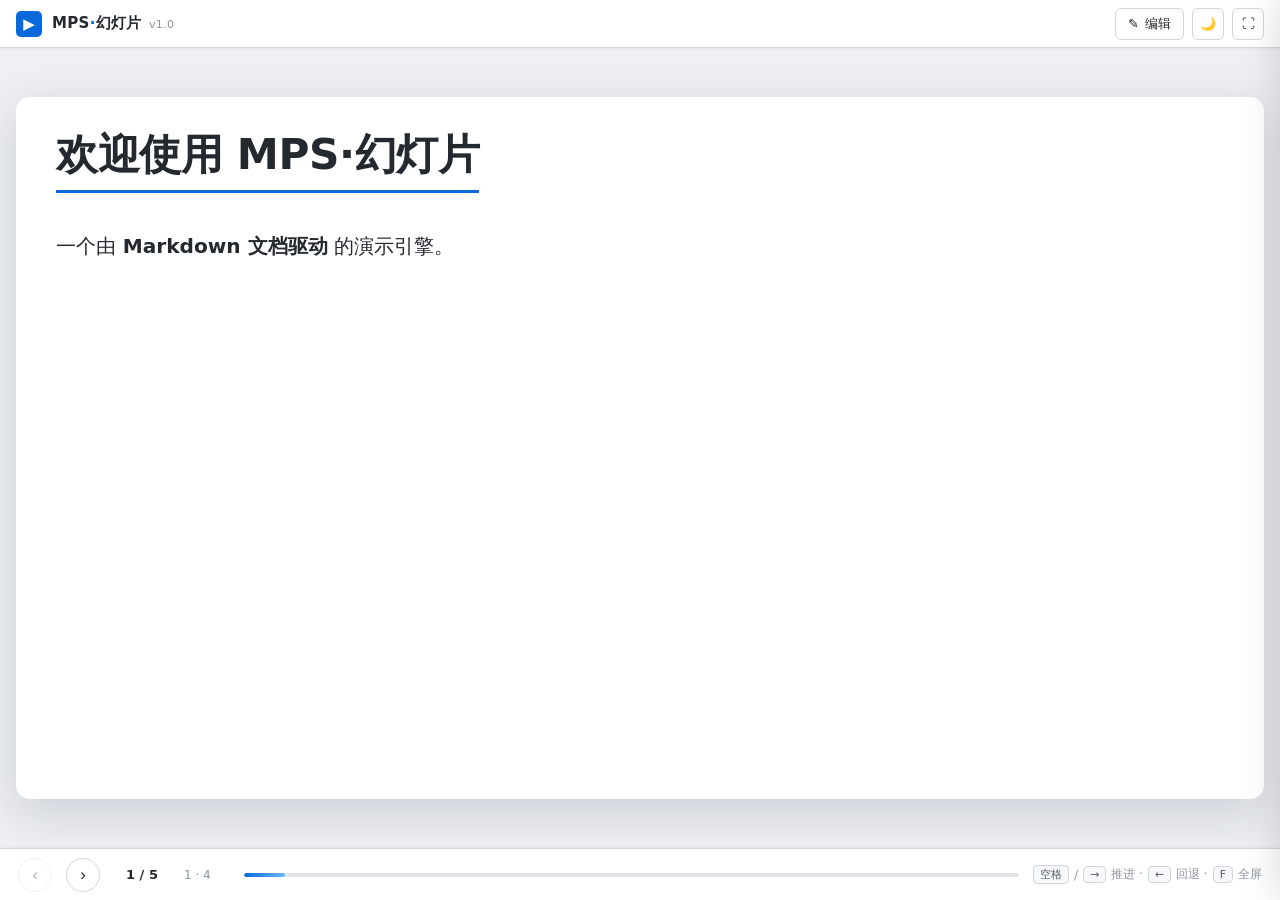
<file: engine.html>
<!DOCTYPE html>
<html lang="zh-CN">
<head>
<meta charset="UTF-8" />
<meta name="viewport" content="width=device-width, initial-scale=1.0" />
<title>MPS·幻灯片 - Markdown 驱动的演示引擎</title>

<!-- Markdown-it 及插件 -->
<script src="./lib/markdown-it.min.js"></script>
<script src="./lib/markdown-it-sub.min.js"></script>
<script src="./lib/markdown-it-sup.min.js"></script>
<script src="./lib/markdown-it-mark.min.js"></script>
<script src="./lib/markdown-it-multimd-table.min.js"></script>
<!-- KaTeX -->
<link rel="stylesheet" href="./lib/katex.min.css" />
<script src="./lib/katex.min.js"></script>
<!-- Mermaid -->
<script src="./lib/mermaid.min.js"></script>
<!-- 插件宿主：扫描 plugs/ 并安装启用的插件（数学动画等） -->
<script src="./lib/mps-plugins.js"></script>

<style>
/* ================= 主题变量 ================= */
:root {
    --bg-body: #eef0f4;
    --bg-header: #ffffff;
    --bg-slide: #ffffff;
    --bg-panel: #ffffff;
    --bg-drawer: #ffffff;
    --text-primary: #24292f;
    --text-secondary: #57606a;
    --text-muted: #8b949e;
    --border-color: #d0d7de;
    --border-light: #e1e4e8;
    --code-bg: #f6f8fa;
    --accent: #0969da;
    --accent-soft: #ddf4ff;
    --table-border: #a8b1ba;
    --shadow: 0 1px 3px rgba(0, 0, 0, .06);
    --stage-shadow: 0 14px 50px rgba(15, 23, 42, .16);
    --hover-bg: #f3f4f6;
    --overlay: rgba(15, 23, 42, .35);
}

body.dark-mode {
    --bg-body: #131518;
    --bg-header: #22252a;
    --bg-slide: #1c1f23;
    --bg-panel: #22252a;
    --bg-drawer: #1b1e22;
    --text-primary: #e6edf3;
    --text-secondary: #adbac7;
    --text-muted: #768390;
    --border-color: #3a3f46;
    --border-light: #30353b;
    --code-bg: #26292e;
    --accent: #58a6ff;
    --accent-soft: #1f3a5f;
    --table-border: #6e7681;
    --shadow: 0 1px 3px rgba(0, 0, 0, .4);
    --stage-shadow: 0 14px 50px rgba(0, 0, 0, .65);
    --hover-bg: #2d3138;
    --overlay: rgba(0, 0, 0, .55);
}

/* ================= 基础 ================= */
* { margin: 0; padding: 0; box-sizing: border-box; }

html, body {
    height: 100%;
    overflow: hidden;
}

body {
    font-family: 'Segoe UI', 'Microsoft YaHei', system-ui, -apple-system, sans-serif;
    background: var(--bg-body);
    color: var(--text-primary);
    display: flex;
    flex-direction: column;
    transition: background .25s, color .25s;
    -webkit-font-smoothing: antialiased;
}

/* ================= 顶栏 ================= */
.app-header {
    height: 48px;
    flex-shrink: 0;
    display: flex;
    align-items: center;
    gap: 10px;
    padding: 0 16px;
    background: var(--bg-header);
    border-bottom: 1px solid var(--border-color);
    box-shadow: var(--shadow);
    z-index: 30;
    transition: background .25s, border-color .25s;
}

.app-header .logo {
    width: 26px;
    height: 26px;
    border-radius: 5px;
    background: var(--accent);
    color: #fff;
    display: flex;
    align-items: center;
    justify-content: center;
    font-size: 15px;
    flex-shrink: 0;
}

.app-header .title {
    font-size: 15px;
    font-weight: 600;
    letter-spacing: .3px;
}

.app-header .title .accent { color: var(--accent); }

.app-header .version {
    font-size: 11px;
    color: var(--text-muted);
    font-weight: 400;
    margin-left: 2px;
}

.spacer { flex: 1; }

.header-actions {
    display: flex;
    align-items: center;
    gap: 8px;
}

/* ================= 按钮 ================= */
.btn {
    height: 32px;
    padding: 0 12px;
    border-radius: 6px;
    border: 1px solid var(--border-color);
    background: var(--bg-panel);
    color: var(--text-primary);
    font-size: 13px;
    font-family: inherit;
    cursor: pointer;
    display: inline-flex;
    align-items: center;
    justify-content: center;
    gap: 6px;
    transition: background .15s, border-color .15s, opacity .15s, color .15s;
    white-space: nowrap;
    user-select: none;
}

.btn:hover { background: var(--hover-bg); border-color: var(--text-muted); }
.btn:active { transform: translateY(1px); }
.btn.primary { background: var(--accent); border-color: var(--accent); color: #fff; }
.btn.primary:hover { opacity: .88; }
.btn.icon-only { width: 32px; padding: 0; }

/* ================= 舞台 ================= */
.stage-wrap {
    flex: 1;
    min-height: 0;
    position: relative;
    display: flex;
    align-items: center;
    justify-content: center;
    padding: 16px;
    overflow: hidden;
    transition: background .25s;
}

.stage {
    position: relative;
    background: var(--bg-slide);
    border-radius: 14px;
    box-shadow: var(--stage-shadow);
    overflow: hidden;
    cursor: pointer;
    transition: background .25s, box-shadow .25s;
    /* 宽高由 JS 计算 */
}

.stage.pulse {
    animation: stagePulse .4s ease;
}

@keyframes stagePulse {
    0%   { box-shadow: var(--stage-shadow), 0 0 0 0 rgba(9, 105, 218, .5); }
    100% { box-shadow: var(--stage-shadow), 0 0 0 18px rgba(9, 105, 218, 0); }
}

/* ================= 幻灯片内容 ================= */
.slide {
    position: absolute;
    inset: 0;
    padding: 1.6em 2em;
    overflow-y: auto;
    overflow-x: hidden;
    line-height: 1.65;
    scrollbar-width: thin;
    scrollbar-color: var(--border-color) transparent;
    /* font-size 由 JS 设定 */
}

.slide::-webkit-scrollbar { width: 8px; }
.slide::-webkit-scrollbar-thumb {
    background: var(--border-color);
    border-radius: 4px;
}

.slide-block + .slide-block { margin-top: .9em; }

.slide-block.enter {
    animation: blockIn .42s cubic-bezier(.22, .85, .3, 1) both;
}

@keyframes blockIn {
    from { opacity: 0; transform: translateY(16px); }
    to   { opacity: 1; transform: translateY(0); }
}

.empty-state {
    position: absolute;
    inset: 0;
    display: flex;
    align-items: center;
    justify-content: center;
    color: var(--text-muted);
    font-size: 15px;
    text-align: center;
    padding: 2em;
    line-height: 1.8;
}

/* ================= 幻灯片内 Markdown 样式 ================= */
.slide h1 {
    font-size: 2.1em;
    font-weight: 700;
    line-height: 1.25;
    margin: 0 0 .65em;
    padding-bottom: .18em;
    border-bottom: 3px solid var(--accent);
    display: inline-block;
    letter-spacing: -.01em;
}

.slide h2 {
    font-size: 1.45em;
    font-weight: 650;
    line-height: 1.3;
    margin: 0 0 .55em;
    display: flex;
    align-items: center;
    gap: .5em;
}

.slide h2::before {
    content: '';
    flex-shrink: 0;
    width: .18em;
    height: .95em;
    background: var(--accent);
    border-radius: 2px;
}

.slide h3 {
    font-size: 1.2em;
    font-weight: 600;
    margin: .15em 0 .45em;
    color: var(--text-primary);
}

.slide h4 {
    font-size: 1.08em;
    font-weight: 600;
    margin: .15em 0 .4em;
    color: var(--text-secondary);
}

.slide h5, .slide h6 {
    font-size: 1em;
    font-weight: 600;
    margin: .15em 0 .35em;
    color: var(--text-secondary);
}

.slide p { margin: .5em 0; }

.slide strong { font-weight: 700; }
.slide mark {
    background: #fff3b0;
    color: inherit;
    padding: 0 .18em;
    border-radius: 3px;
}
body.dark-mode .slide mark { background: #6b5b1a; }

.slide ul, .slide ol {
    padding-left: 1.5em;
    margin: .5em 0;
}

.slide li { margin: .22em 0; }
.slide li::marker { color: var(--accent); }

.slide ul ul, .slide ul ol,
.slide ol ul, .slide ol ol {
    margin: .2em 0;
    padding-left: 1.5em;
}

.slide .task-list-item {
    list-style: none;
    margin-left: -1.45em;
}

.slide .task-list-item input[type="checkbox"] {
    margin-right: .5em;
    vertical-align: middle;
    accent-color: var(--accent);
    pointer-events: none;
}

.slide code {
    font-family: 'Consolas', 'Courier New', monospace;
    font-size: .88em;
    background: var(--code-bg);
    padding: .12em .4em;
    border-radius: 4px;
    border: 1px solid var(--border-light);
}

.slide pre {
    background: var(--code-bg);
    border: 1px solid var(--border-light);
    border-radius: 9px;
    padding: .85em 1.05em;
    overflow-x: auto;
    margin: .7em 0;
}

.slide pre code {
    background: none;
    border: none;
    padding: 0;
    font-size: .85em;
    line-height: 1.6;
}

.slide blockquote {
    border-left: .25em solid var(--accent);
    padding: .2em 0 .2em 1em;
    margin: .7em 0;
    color: var(--text-secondary);
}

.slide blockquote blockquote {
    margin-left: 1.2em;
    border-left-color: var(--text-muted);
}

.slide table {
    border-collapse: collapse;
    margin: .75em 0;
    font-size: .95em;
}

.slide th, .slide td {
    border: 2px solid var(--table-border);
    padding: .38em .9em;
    text-align: left;
}

.slide th {
    background: var(--code-bg);
    font-weight: 600;
}

.slide img {
    max-width: 100%;
    border-radius: 8px;
}

.slide hr {
    border: none;
    height: 1px;
    background: var(--border-color);
    margin: 1.1em 0;
}

.slide a {
    color: var(--accent);
    text-decoration: none;
    border-bottom: 1px solid transparent;
    transition: border-color .15s;
}

.slide a:hover { border-bottom-color: var(--accent); }

.slide .katex-display {
    margin: .75em 0;
    overflow-x: auto;
    overflow-y: hidden;
    padding: .2em 0;
}

.slide .mermaid {
    text-align: center;
    margin: .8em 0;
    overflow-x: auto;
}

/* ================= 暗色 Mermaid 适配 ================= */
body.dark-mode .slide .mermaid svg { background: transparent; }
body.dark-mode .slide .mermaid .node rect,
body.dark-mode .slide .mermaid .node circle,
body.dark-mode .slide .mermaid .node ellipse,
body.dark-mode .slide .mermaid .node polygon,
body.dark-mode .slide .mermaid .node path { stroke: #aaa; stroke-width: 1.5px; }
body.dark-mode .slide .mermaid .edgePath .path { stroke: #aaa !important; }
body.dark-mode .slide .mermaid .cluster rect { stroke: #888 !important; }
body.dark-mode .slide .mermaid .actor { stroke: #aaa !important; fill: #2d2f33 !important; }
body.dark-mode .slide .mermaid .actor-line { stroke: #888 !important; }
body.dark-mode .slide .mermaid .messageLine0,
body.dark-mode .slide .mermaid .messageLine1 { stroke: #aaa !important; }
body.dark-mode .slide .mermaid .loopLine { stroke: #888 !important; }
body.dark-mode .slide .mermaid .task { stroke: #aaa !important; }
body.dark-mode .slide .mermaid .grid .tick { stroke: #555 !important; }
body.dark-mode .slide .mermaid .today { stroke: #f44 !important; }

/* ================= 底部控制条 ================= */
.deck-bar {
    flex-shrink: 0;
    height: 52px;
    display: flex;
    align-items: center;
    gap: 14px;
    padding: 0 18px;
    background: var(--bg-header);
    border-top: 1px solid var(--border-color);
    box-shadow: 0 -1px 3px rgba(0, 0, 0, .04);
    z-index: 20;
    transition: background .25s, border-color .25s;
}

.nav-btn {
    width: 34px;
    height: 34px;
    border-radius: 50%;
    border: 1px solid var(--border-color);
    background: var(--bg-panel);
    color: var(--text-primary);
    font-size: 17px;
    line-height: 1;
    cursor: pointer;
    display: flex;
    align-items: center;
    justify-content: center;
    transition: all .15s;
    user-select: none;
}

.nav-btn:hover:not(:disabled) {
    background: var(--accent);
    border-color: var(--accent);
    color: #fff;
}

.nav-btn:disabled { opacity: .35; cursor: not-allowed; }

.page-info {
    font-size: 13px;
    font-weight: 600;
    color: var(--text-primary);
    min-width: 56px;
    text-align: center;
    font-variant-numeric: tabular-nums;
}

.step-info {
    font-size: 12px;
    color: var(--text-muted);
    min-width: 46px;
    font-variant-numeric: tabular-nums;
}

.deck-hint {
    font-size: 12px;
    color: var(--text-muted);
    display: flex;
    align-items: center;
    gap: 5px;
}

.deck-hint kbd {
    font-family: inherit;
    font-size: 11px;
    padding: 1px 6px;
    border-radius: 4px;
    border: 1px solid var(--border-color);
    background: var(--code-bg);
    color: var(--text-secondary);
}

.progress-track {
    flex: 1;
    height: 4px;
    border-radius: 2px;
    background: var(--border-light);
    overflow: hidden;
    min-width: 60px;
}

.progress-bar {
    height: 100%;
    width: 0%;
    border-radius: 2px;
    background: linear-gradient(90deg, var(--accent), #6cb6ff);
    transition: width .35s cubic-bezier(.3, .9, .3, 1);
}

/* ================= 编辑抽屉 ================= */
.overlay {
    position: fixed;
    inset: 0;
    background: var(--overlay);
    opacity: 0;
    visibility: hidden;
    transition: opacity .25s, visibility .25s;
    z-index: 40;
    backdrop-filter: blur(2px);
}

.overlay.show { opacity: 1; visibility: visible; }

.drawer {
    position: fixed;
    top: 0;
    right: 0;
    bottom: 0;
    width: min(560px, 92vw);
    background: var(--bg-drawer);
    border-left: 1px solid var(--border-color);
    box-shadow: -8px 0 40px rgba(0, 0, 0, .18);
    display: flex;
    flex-direction: column;
    transform: translateX(102%);
    transition: transform .3s cubic-bezier(.3, .9, .3, 1), background .25s;
    z-index: 50;
}

.drawer.open { transform: translateX(0); }

.drawer-header {
    flex-shrink: 0;
    height: 52px;
    padding: 0 14px;
    display: flex;
    align-items: center;
    gap: 8px;
    border-bottom: 1px solid var(--border-color);
    background: var(--bg-panel);
}

.drawer-header .drawer-title {
    font-size: 14px;
    font-weight: 600;
    flex: 1;
}

.drawer-body {
    flex: 1;
    min-height: 0;
    display: flex;
    flex-direction: column;
    padding: 12px;
    gap: 10px;
}

#sourceInput {
    flex: 1;
    min-height: 0;
    width: 100%;
    resize: none;
    outline: none;
    border: 1px solid var(--border-color);
    border-radius: 9px;
    padding: 14px 16px;
    font-family: 'Consolas', 'Courier New', monospace;
    font-size: 13px;
    line-height: 1.75;
    background: var(--bg-slide);
    color: var(--text-primary);
    tab-size: 4;
    transition: border-color .15s, background .25s;
}

#sourceInput:focus { border-color: var(--accent); }

.drawer-footer {
    flex-shrink: 0;
    padding: 0 14px 12px;
    font-size: 11.5px;
    color: var(--text-muted);
    display: flex;
    justify-content: space-between;
    gap: 10px;
    flex-wrap: wrap;
}

.drawer-footer code {
    background: var(--code-bg);
    padding: 1px 5px;
    border-radius: 3px;
    border: 1px solid var(--border-light);
    font-family: 'Consolas', monospace;
}

/* ================= 移动端 ================= */
@media (max-width: 720px) {
    .app-header { height: 44px; padding: 0 10px; }
    .app-header .version { display: none; }
    .stage-wrap { padding: 8px; }
    .deck-bar { height: 46px; gap: 8px; padding: 0 10px; }
    .deck-hint { display: none; }
    .drawer { width: 100vw; }
    .btn { height: 30px; padding: 0 10px; font-size: 12px; }
}
</style>
</head>
<body>

<!-- ================= 顶栏 ================= -->
<header class="app-header">
    <div class="logo">▶</div>
    <div class="title">
        MPS<span class="accent">·</span>幻灯片
        <span class="version">v1.0</span>
    </div>
    <div class="spacer"></div>
    <div class="header-actions">
        <button class="btn" id="editBtn" title="编辑 Markdown 源文档 (E)">
            <span>✎</span><span>编辑</span>
        </button>
        <button class="btn icon-only" id="themeBtn" title="切换深浅色">🌙</button>
        <button class="btn icon-only" id="fullscreenBtn" title="全屏 (F)">⛶</button>
    </div>
</header>

<!-- ================= 舞台 ================= -->
<main class="stage-wrap" id="stageWrap">
    <div class="stage" id="stage">
        <div class="slide" id="slide"></div>
    </div>
</main>

<!-- ================= 底部控制条 ================= -->
<footer class="deck-bar">
    <button class="nav-btn" id="prevBtn" title="上一页 (←)">‹</button>
    <button class="nav-btn" id="nextBtn" title="下一页 (→)">›</button>
    <span class="page-info" id="pageInfo">0 / 0</span>
    <span class="step-info" id="stepInfo"></span>
    <div class="progress-track">
        <div class="progress-bar" id="progressBar"></div>
    </div>
    <span class="deck-hint">
        <kbd>空格</kbd> / <kbd>→</kbd> 推进 · <kbd>←</kbd> 回退 · <kbd>F</kbd> 全屏
    </span>
</footer>

<!-- ================= 编辑抽屉 ================= -->
<div class="overlay" id="overlay"></div>

<aside class="drawer" id="drawer">
    <div class="drawer-header">
        <span class="drawer-title">Markdown 源文档</span>
        <button class="btn" id="sampleBtn">示例</button>
        <button class="btn" id="clearBtn">清空</button>
        <button class="btn primary" id="applyBtn">生成幻灯片</button>
        <button class="btn icon-only" id="closeDrawerBtn">✕</button>
    </div>
    <div class="drawer-body">
        <textarea id="sourceInput" spellcheck="false" placeholder="# 第一页标题&#10;&#10;这里的内容属于第一页。&#10;&#10;## 第一个断点&#10;&#10;点击后才会出现。&#10;&#10;### 更深的断点&#10;&#10;再次点击后出现。&#10;&#10;# 第二页标题&#10;&#10;新的一页。"></textarea>
    </div>
    <div class="drawer-footer">
        <span><code>#</code> 分页 · <code>##</code> 及更深层级 = 断点</span>
        <span><code>Ctrl</code> + <code>Enter</code> 生成</span>
    </div>
</aside>

<script>
(function () {
    'use strict';

    /* =========================================================
       1. Markdown-it 初始化
       ========================================================= */
    const md = window.markdownit({
        html: true,
        linkify: true,
        typographer: true,
        breaks: true
    });

    try {
        if (window.markdownitSub) md.use(window.markdownitSub);
        if (window.markdownitSup) md.use(window.markdownitSup);
        if (window.markdownitMark) md.use(window.markdownitMark);
        if (window.markdownitMultimdTable) {
            md.use(window.markdownitMultimdTable, {
                multiline: true,
                rowspan: true,
                headerless: true,
                multibody: true,
                autolabel: true
            });
        }
    } catch (e) {
        console.warn('markdown-it 插件加载警告:', e);
    }

    // 自定义 fence：mermaid 代码块由宿主处理，
    // 其余语言（如 manim）交给插件管理器注册的围栏渲染器
    const hostFence = function (tokens, idx, options, env, self) {
        const token = tokens[idx];
        const info = token.info.trim();
        if (info === 'mermaid') {
            return '<div class="mermaid">' + token.content + '</div>';
        }
        const prev = md.renderer.rules.__mpsHostPrev;
        if (prev) return prev(tokens, idx, options, env, self);
        return self.renderToken(tokens, idx, options);
    };
    md.renderer.rules.__mpsHostPrev = md.renderer.rules.fence || null;
    md.renderer.rules.fence = hostFence;

    // 暴露给插件的导航能力（可选能力；插件经 ctx.nav 使用，动手时先判断非空）
    const nav = {
        get slide() { return slideIndex; },
        get step() { return stepIndex; },
        get total() { return deck.length; },
        get steps() { return deck.length ? deck[slideIndex].blocks.length : 0; },
        next: function () { next(); },
        prev: function () { prev(); },
        goto: function (s, st) { gotoSlide(s, st); }
    };

    MPSPlugins.init({
        host: 'engine',
        md: md,
        fence: hostFence,
        refresh: refreshAll,
        getSlideEl: function () { return el.slide; },
        getDeckSource: function () { return deckSource; },
        getNav: function () { return nav; }
    });

    /* =========================================================
       2. DOM 引用
       ========================================================= */
    const el = {
        stage: document.getElementById('stage'),
        slide: document.getElementById('slide'),
        stageWrap: document.getElementById('stageWrap'),
        pageInfo: document.getElementById('pageInfo'),
        stepInfo: document.getElementById('stepInfo'),
        progressBar: document.getElementById('progressBar'),
        prevBtn: document.getElementById('prevBtn'),
        nextBtn: document.getElementById('nextBtn'),
        editBtn: document.getElementById('editBtn'),
        themeBtn: document.getElementById('themeBtn'),
        fullscreenBtn: document.getElementById('fullscreenBtn'),
        drawer: document.getElementById('drawer'),
        overlay: document.getElementById('overlay'),
        sourceInput: document.getElementById('sourceInput'),
        applyBtn: document.getElementById('applyBtn'),
        sampleBtn: document.getElementById('sampleBtn'),
        clearBtn: document.getElementById('clearBtn'),
        closeDrawerBtn: document.getElementById('closeDrawerBtn')
    };

    /* =========================================================
       3. 状态
       ========================================================= */
    let deck = [];                 // 解析后的幻灯片数组
    let deckSource = '';           // 当前生效的 Markdown 源（插件可通过 ctx.getDeckSource() 读取）
    let slideIndex = 0;            // 当前页索引
    let stepIndex = 0;             // 当前页已展示到第几个块
    let renderedSlideIndex = -1;   // DOM 中当前渲染的页
    let renderedStepIndex = -1;    // DOM 中当前渲染到第几步
    let isDark = false;

    /* =========================================================
       4. 任务列表渲染（markdown-it 的 task list 插件替代）
       ========================================================= */
    function renderTaskLists(html) {
        return html.replace(/<li>([\s\S]*?)<\/li>/g, function (match, content) {
            const text = content.replace(/<[^>]*>/g, '').trim();
            const m = text.match(/^\[([ xX])\]\s+(.*)/);
            if (m) {
                const checked = m[1].toLowerCase() === 'x';
                return '<li class="task-list-item"><input type="checkbox" ' +
                    (checked ? 'checked' : '') + ' disabled> ' + m[2] + '</li>';
            }
            return match;
        });
    }

    /* =========================================================
       5. Markdown → HTML（含 KaTeX / Mermaid）
       ========================================================= */
    function renderMarkdown(text) {
        if (!text) return '';

        let idx = 0;
        const placeholders = [];

        // 块级公式 $$...$$
        let processed = text.replace(/\$\$([\s\S]+?)\$\$/g, function (m, content) {
            const key = '<!--MPSMATHB' + (idx++) + '-->';
            placeholders.push({ type: 'block', content: content.trim(), key: key });
            return key;
        });

        // 行内公式 $...$
        processed = processed.replace(/\$([^\$]+?)\$/g, function (m, content) {
            if (content.indexOf('MPSMATHB') !== -1) return m;
            const key = '<!--MPSMATHI' + (idx++) + '-->';
            placeholders.push({ type: 'inline', content: content.trim(), key: key });
            return key;
        });

        let html = md.render(processed);

        // 替换公式占位符
        placeholders.forEach(function (p) {
            let rendered;
            try {
                if (window.katex) {
                    rendered = window.katex.renderToString(p.content, {
                        displayMode: p.type === 'block',
                        throwOnError: false
                    });
                } else {
                    throw new Error('no katex');
                }
            } catch (e) {
                rendered = p.type === 'block'
                    ? '$$' + p.content + '$$'
                    : '$' + p.content + '$';
            }
            html = html.split(p.key).join(rendered);
        });

        return renderTaskLists(html);
    }

    /* =========================================================
       6. Markdown 解析 → 幻灯片结构
       ---------------------------------------------------------
       # 一级标题        → 新的一页
       ## ~ ###### 标题  → 当前页的断点（逐个显示）
       ========================================================= */
    function parseDeck(text) {
        const lines = String(text || '').replace(/\r\n?/g, '\n').split('\n');
        const slides = [];
        let slide = null;
        let chunk = null;
        let inFence = false;
        let fenceChar = '';
        let fenceLen = 0;   // 开围栏的反引号数量，用于判断收尾（见下方）

        function ensureSlide() {
            if (!slide) {
                slide = { title: '', blocks: [] };
                slides.push(slide);
            }
        }

        function endChunk() {
            if (slide && chunk) {
                const content = chunk.lines.join('\n').trim();
                if (content) {
                    slide.blocks.push({ level: chunk.level, content: content });
                }
            }
            chunk = null;
        }

        for (let i = 0; i < lines.length; i++) {
            const line = lines[i];

            // —— 围栏代码块保护 ——
            const fenceMatch = line.match(/^\s*(`{3,}|~{3,})(.*)$/);
            if (fenceMatch) {
                const marker = fenceMatch[1];
                const ch = marker.charAt(0);
                if (!inFence) {
                    inFence = true;
                    fenceChar = ch;
                    fenceLen = marker.length;
                } else if (ch === fenceChar && marker.length >= fenceLen &&
                           /^\s*$/.test(fenceMatch[2])) {
                    // 收尾围栏必须「同字符、不短于开围栏、且后面没有信息串」（CommonMark）。
                    // 少了长度判断，「四反引号块里嵌三反引号」的例子会在内层就被判为结束，
                    // 于是示例里的 # 变成分页、示例里的 HTML 泄漏成真标签。
                    inFence = false;
                    fenceChar = '';
                    fenceLen = 0;
                }
                if (!chunk) { ensureSlide(); chunk = { level: 0, lines: [] }; }
                chunk.lines.push(line);
                continue;
            }

            if (inFence) {
                if (!chunk) { ensureSlide(); chunk = { level: 0, lines: [] }; }
                chunk.lines.push(line);
                continue;
            }

            // —— 标题检测 ——
            const hMatch = line.match(/^(#{1,6})\s+(.*)$/);
            if (hMatch) {
                const level = hMatch[1].length;
                const title = hMatch[2].trim();

                if (level === 1) {
                    // 分页
                    endChunk();
                    slide = { title: title, blocks: [] };
                    slides.push(slide);
                    chunk = { level: 1, lines: [line] };
                } else {
                    // 断点
                    endChunk();
                    ensureSlide();
                    chunk = { level: level, lines: [line] };
                }
                continue;
            }

            // —— 普通内容 ——
            if (!chunk) {
                ensureSlide();
                chunk = { level: 0, lines: [] };
            }
            chunk.lines.push(line);
        }

        endChunk();

        // 过滤掉完全空白的页
        return slides.filter(function (s) { return s.blocks.length > 0; });
    }

    /* =========================================================
       7. Mermaid 渲染
       ========================================================= */
    function renderMermaidIn(container) {
        if (!window.mermaid) return;
        const nodes = container.querySelectorAll('.mermaid');
        if (!nodes.length) return;

        const pending = [];
        nodes.forEach(function (n) {
            if (!n.getAttribute('data-processed')) pending.push(n);
        });
        if (!pending.length) return;

        try {
            const r = mermaid.run({ nodes: pending, suppressErrors: true });
            if (r && typeof r.catch === 'function') r.catch(function () {});
        } catch (e) {
            console.warn('Mermaid 渲染失败:', e);
        }
    }

    /* =========================================================
       8. 渲染视图
       ========================================================= */
    function appendBlock(block, animate) {
        const div = document.createElement('div');
        div.className = 'slide-block' + (animate ? ' enter' : '');
        div.innerHTML = renderMarkdown(block.content);
        el.slide.appendChild(div);
        renderMermaidIn(div);
        // 通知插件：内容块已入 DOM（如数学动画在此初始化场景）
        MPSPlugins.blockRendered(div);
    }

    // 强制整页重渲染（插件启停导致 fence 规则变化时使用）
    function refreshAll() {
        renderedSlideIndex = -1;
        renderedStepIndex = -1;
        renderCurrent();
    }

    function renderCurrent() {
        if (!deck.length) {
            el.slide.innerHTML =
                '<div class="empty-state">' +
                '还没有内容<br>点击右上角「✎ 编辑」粘贴你的 Markdown 文档' +
                '</div>';
            renderedSlideIndex = -1;
            renderedStepIndex = -1;
            updateHud();
            return;
        }

        if (slideIndex >= deck.length) slideIndex = deck.length - 1;
        if (slideIndex < 0) slideIndex = 0;

        const curSlide = deck[slideIndex];
        if (stepIndex >= curSlide.blocks.length) stepIndex = curSlide.blocks.length - 1;
        if (stepIndex < 0) stepIndex = 0;

        if (slideIndex !== renderedSlideIndex) {
            // 整页重建
            el.slide.innerHTML = '';
            el.slide.scrollTop = 0;
            renderedSlideIndex = slideIndex;
            renderedStepIndex = -1;

            for (let i = 0; i <= stepIndex; i++) {
                appendBlock(curSlide.blocks[i], true);
            }
            renderedStepIndex = stepIndex;
        } else if (stepIndex > renderedStepIndex) {
            // 追加新的块
            for (let i = renderedStepIndex + 1; i <= stepIndex; i++) {
                appendBlock(curSlide.blocks[i], true);
            }
            renderedStepIndex = stepIndex;
            scrollSlideToBottom();
        } else if (stepIndex < renderedStepIndex) {
            // 回退：移除多余的块
            while (el.slide.children.length > stepIndex + 1) {
                el.slide.removeChild(el.slide.lastElementChild);
            }
            renderedStepIndex = stepIndex;
        }

        updateHud();
    }

    function scrollSlideToBottom() {
        requestAnimationFrame(function () {
            if (el.slide.scrollHeight > el.slide.clientHeight + 4) {
                el.slide.scrollTo({
                    top: el.slide.scrollHeight,
                    behavior: 'smooth'
                });
            }
        });
    }

    /* =========================================================
       9. HUD 更新
       ========================================================= */
    function updateHud() {
        if (!deck.length) {
            el.pageInfo.textContent = '0 / 0';
            el.stepInfo.textContent = '';
            el.progressBar.style.width = '0%';
            el.prevBtn.disabled = true;
            el.nextBtn.disabled = true;
            MPSPlugins.slideChanged();
            return;
        }

        el.pageInfo.textContent = (slideIndex + 1) + ' / ' + deck.length;

        const totalBlocks = deck[slideIndex].blocks.length;
        el.stepInfo.textContent = totalBlocks > 1
            ? (stepIndex + 1) + ' · ' + totalBlocks
            : '';

        // 进度
        let before = 0;
        for (let i = 0; i < slideIndex; i++) before += deck[i].blocks.length;
        let total = 0;
        for (let i = 0; i < deck.length; i++) total += deck[i].blocks.length;
        const cur = before + stepIndex + 1;
        el.progressBar.style.width = (total ? (cur / total * 100) : 0) + '%';

        // 按钮状态
        const atStart = (slideIndex === 0 && stepIndex === 0);
        const atEnd = (slideIndex === deck.length - 1 &&
                       stepIndex === deck[slideIndex].blocks.length - 1);
        el.prevBtn.disabled = atStart;
        el.nextBtn.disabled = atEnd;
        // 通知插件：页 / 断点位置已变化（宿主内部会按位置去重）
        MPSPlugins.slideChanged();
    }

    /* =========================================================
       10. 导航
       ========================================================= */
    function next() {
        if (!deck.length) return;
        const curSlide = deck[slideIndex];

        if (stepIndex < curSlide.blocks.length - 1) {
            stepIndex++;
            renderCurrent();
        } else if (slideIndex < deck.length - 1) {
            slideIndex++;
            stepIndex = 0;
            renderCurrent();
        } else {
            pulseStage();
        }
    }

    function prev() {
        if (!deck.length) return;

        if (stepIndex > 0) {
            stepIndex--;
            renderCurrent();
        } else if (slideIndex > 0) {
            slideIndex--;
            stepIndex = deck[slideIndex].blocks.length - 1;
            renderCurrent();
        }
    }

    // 跳到指定页的指定断点（st 省略时落在该页最后一块）；供插件经 ctx.nav.goto() 调用
    function gotoSlide(s, st) {
        if (!deck.length) return;
        s = Math.max(0, Math.min(deck.length - 1, Math.floor(Number(s)) || 0));
        const n = deck[s].blocks.length;
        slideIndex = s;
        stepIndex = (st == null)
            ? n - 1
            : Math.max(0, Math.min(n - 1, Math.floor(Number(st)) || 0));
        renderCurrent();
    }

    function pulseStage() {
        el.stage.classList.remove('pulse');
        // 触发重排以重启动画
        void el.stage.offsetWidth;
        el.stage.classList.add('pulse');
        setTimeout(function () { el.stage.classList.remove('pulse'); }, 420);
    }

    /* =========================================================
       11. 尺寸自适应
       ========================================================= */
    function fitStage() {
        const rect = el.stageWrap.getBoundingClientRect();
        const availW = Math.max(0, rect.width - 32);
        const availH = Math.max(0, rect.height - 32);
        const ratio = 16 / 9;

        let w = availW;
        let h = w / ratio;
        if (h > availH) {
            h = availH;
            w = h * ratio;
        }

        w = Math.max(280, Math.floor(w));
        h = Math.max(158, Math.floor(h));

        el.stage.style.width = w + 'px';
        el.stage.style.height = h + 'px';

        // 根据舞台宽度动态设定字号
        const fontSize = Math.max(11, Math.min(27, w / 62));
        el.slide.style.fontSize = fontSize.toFixed(2) + 'px';
    }

    /* =========================================================
       12. 主题
       ========================================================= */
    function setTheme(dark) {
        isDark = dark;
        document.body.classList.toggle('dark-mode', dark);
        el.themeBtn.textContent = dark ? '☀️' : '🌙';

        if (window.mermaid) {
            try {
                mermaid.initialize({
                    startOnLoad: false,
                    theme: dark ? 'dark' : 'default',
                    securityLevel: 'loose',
                    flowchart: { useMaxWidth: true },
                    sequence: { useMaxWidth: true }
                });
            } catch (e) { /* ignore */ }
        }

        // 强制重绘（Mermaid 需要重新渲染）
        renderedSlideIndex = -1;
        renderedStepIndex = -1;
        renderCurrent();
    }

    /* =========================================================
       13. 抽屉
       ========================================================= */
    function openDrawer() {
        el.drawer.classList.add('open');
        el.overlay.classList.add('show');
        setTimeout(function () { el.sourceInput.focus(); }, 260);
    }

    function closeDrawer() {
        el.drawer.classList.remove('open');
        el.overlay.classList.remove('show');
    }

    function applySource() {
        const text = el.sourceInput.value;
        deckSource = text;
        deck = parseDeck(text);
        slideIndex = 0;
        stepIndex = 0;
        renderedSlideIndex = -1;
        renderedStepIndex = -1;
        el.slide.innerHTML = '';
        closeDrawer();
        fitStage();
        renderCurrent();
    }

    /* =========================================================
       14. 示例文档
       ========================================================= */
    const SAMPLE = [
        '# 欢迎使用 MPS·幻灯片',
        '',
        '一个由 **Markdown 文档驱动** 的演示引擎。',
        '',
        '## 分页规则',
        '',
        '- `#` 一级标题 → 开启**新的一页**',
        '- `##` 及更深层级标题 → 当前页的**断点**',
        '',
        '### 点击推进',
        '',
        '每点击一次，就显示下一个断点。',
        '',
        '## 完全兼容 Markdown',
        '',
        '支持 **粗体**、*斜体*、~~删除线~~、==高亮==、`行内代码`。',
        '',
        '> 引用块也完全支持。',
        '>',
        '> > 嵌套引用同样没问题。',
        '',
        '# 公式与图表',
        '',
        '## LaTeX 公式',
        '',
        '行内公式 $E = mc^2$，以及块级公式：',
        '',
        '$$ \\int_0^\\infty e^{-x^2}\\,dx = \\frac{\\sqrt{\\pi}}{2} $$',
        '',
        '## 表格',
        '',
        '| 左对齐 | 居中 | 右对齐 |',
        '| :--- | :---: | ---: |',
        '| Alpha | Beta | 100 |',
        '| Gamma | Delta | 200 |',
        '',
        '## 任务列表',
        '',
        '- [x] 已完成任务',
        '- [ ] 待完成任务',
        '- [ ] 另一个待办',
        '',
        '## 流程图',
        '',
        '```mermaid',
        'graph TD',
        '    A[开始] --> B{判断}',
        '    B -->|是| C[执行]',
        '    B -->|否| D[结束]',
        '```',
        '',
        '## 时序图',
        '',
        '```mermaid',
        'sequenceDiagram',
        '    张三->>李四: 你好！',
        '    李四-->>张三: 很好，谢谢！',
        '```',
        '',
        '## 代码块',
        '',
        '```js',
        'function hello(name) {',
        '  return "Hello, " + name;',
        '}',
        '```',
        '',
        '# 数学动画',
        '',
        '## Manim 场景',
        '',
        '写 ```` ```manim ```` 代码块，即可在幻灯片中播放浏览器端数学动画：',
        '',
        '```manim',
        'axes -4 4 -2 2.4',
        'grid',
        'plot f "sin(x)" -4 4 color=#58a6ff',
        'math lb "y=\\sin(x)" at -2.2 1.85',
        'dot d at 0 0 color=#f78166 r=0.09',
        'line l 1.57 0 1.57 1 color=#8b949e',
        'play create f run=1.6',
        'play write lb run=0.8',
        'play fadein d run=0.5',
        'play MoveAlongPath d f 0 1.57 run=1.6 rate=linear',
        'play create l run=0.3',
        'wait 0.3',
        'play indicate lb run=0.9',
        '```',
        '',
        '## 几何变换',
        '',
        '```manim',
        'math title "圆的面积" at 0 2.4',
        'rect r -1 -1 2 2 color=#3fb950 fill=#3fb950',
        'circle c 0 0 1 color=#58a6ff',
        'play write title run=0.8',
        'play create r run=1',
        'play transform r -> c run=1.6',
        'play indicate c run=0.9',
        '```',
        '',
        '# 课堂测验',
        '',
        '## 测验卡片',
        '',
        '开启「课堂测验」插件后，```` ```quiz ```` 代码块会变成可交互测验：',
        '选完点「提交」再判定，并显示参考答案与解析；作答跨页累计。',
        '',
        '```quiz',
        'title 随堂小测',
        'q 计算 \\(\\frac{1}{2}+\\frac{1}{3}\\) 的结果。',
        'type single',
        'opt \\(\\frac{5}{6}\\) *',
        'opt \\(\\frac{2}{5}\\)',
        'opt \\(\\frac{1}{5}\\)',
        'opt \\(\\frac{1}{6}\\)',
        'explain 通分：\\(\\frac{3}{6}+\\frac{2}{6}=\\frac{5}{6}\\)。',
        '',
        'q 以下哪些数属于质数？',
        'type multi',
        'opt 2 *',
        'opt 3 *',
        'opt 4',
        'opt 9',
        'explain 质数只能被 1 和自身整除；4 和 9 都是合数。',
        '',
        'q 三角形内角和等于 180 度。',
        'type judge',
        'ans 对',
        'explain 在欧氏几何中，三角形内角和恒为 180°。',
        '',
        'q 水的化学式是 ____，一个水分子由两个 ____ 组成。',
        'type fill',
        'ans H2O | H₂O ; 氢原子 | 氢 | H',
        'explain 每个水分子由 2 个氢原子和 1 个氧原子构成。',
        '```',
        '',
        '## 全卷成绩单',
        '',
        '```quiz-summary',
        'title 本卷成绩',
        '```',
        '',
        '# 结束',
        '',
        '## 谢谢观看',
        '',
        '点击右上角「✎ 编辑」可以随时修改这份文档。'
    ].join('\n');

    /* =========================================================
       15. 事件绑定
       ========================================================= */
    el.nextBtn.addEventListener('click', function (e) {
        e.stopPropagation();
        next();
    });

    el.prevBtn.addEventListener('click', function (e) {
        e.stopPropagation();
        prev();
    });

    el.stage.addEventListener('click', function (e) {
        // 允许点击链接
        if (e.target.closest('a')) return;
        // 插件内容块（如动画播放器）内部交互不推进
        if (e.target.closest('[data-mps-plugin]')) return;
        // 有选中文本时不推进
        const sel = window.getSelection && window.getSelection().toString();
        if (sel) return;
        next();
    });

    el.editBtn.addEventListener('click', openDrawer);
    el.closeDrawerBtn.addEventListener('click', closeDrawer);
    el.overlay.addEventListener('click', closeDrawer);
    el.applyBtn.addEventListener('click', applySource);

    el.sampleBtn.addEventListener('click', function () {
        el.sourceInput.value = SAMPLE;
        el.sourceInput.focus();
    });

    el.clearBtn.addEventListener('click', function () {
        el.sourceInput.value = '';
        el.sourceInput.focus();
    });

    el.themeBtn.addEventListener('click', function () {
        setTheme(!isDark);
    });

    el.fullscreenBtn.addEventListener('click', function () {
        if (!document.fullscreenElement) {
            const p = document.documentElement.requestFullscreen();
            if (p && p.catch) p.catch(function () {});
        } else {
            document.exitFullscreen();
        }
    });

    document.addEventListener('fullscreenchange', function () {
        setTimeout(fitStage, 120);
    });

    // —— 键盘 ——
    document.addEventListener('keydown', function (e) {
        // 抽屉打开且焦点在输入框
        if (e.target === el.sourceInput) {
            if (e.ctrlKey && e.key === 'Enter') {
                e.preventDefault();
                applySource();
            }
            if (e.key === 'Escape') {
                e.preventDefault();
                closeDrawer();
            }
            return;
        }

        switch (e.key) {
            case 'ArrowRight':
            case 'ArrowDown':
            case ' ':
            case 'PageDown':
            case 'Enter':
                e.preventDefault();
                next();
                break;
            case 'ArrowLeft':
            case 'ArrowUp':
            case 'PageUp':
            case 'Backspace':
                e.preventDefault();
                prev();
                break;
            case 'Home':
                e.preventDefault();
                if (deck.length) {
                    slideIndex = 0;
                    stepIndex = 0;
                    renderCurrent();
                }
                break;
            case 'End':
                e.preventDefault();
                if (deck.length) {
                    slideIndex = deck.length - 1;
                    stepIndex = deck[slideIndex].blocks.length - 1;
                    renderCurrent();
                }
                break;
            case 'f':
            case 'F':
                e.preventDefault();
                el.fullscreenBtn.click();
                break;
            case 'e':
            case 'E':
                e.preventDefault();
                if (el.drawer.classList.contains('open')) closeDrawer();
                else openDrawer();
                break;
            case 'Escape':
                closeDrawer();
                break;
        }
    });

    // —— 窗口尺寸 ——
    let resizeTimer = null;
    window.addEventListener('resize', function () {
        if (resizeTimer) clearTimeout(resizeTimer);
        resizeTimer = setTimeout(fitStage, 80);
    });

    /* =========================================================
       16. 启动
       ========================================================= */
    function boot() {
        // Mermaid 初始化
        if (window.mermaid) {
            try {
                mermaid.initialize({
                    startOnLoad: false,
                    theme: 'default',
                    securityLevel: 'loose',
                    flowchart: { useMaxWidth: true },
                    sequence: { useMaxWidth: true },
                    gantt: { useMaxWidth: true }
                });
            } catch (e) { /* ignore */ }
        }

        // 载入示例
        el.sourceInput.value = SAMPLE;
        deckSource = SAMPLE;
        deck = parseDeck(SAMPLE);
        slideIndex = 0;
        stepIndex = 0;

        fitStage();
        renderCurrent();

        // 扫描 plugs/ 并安装启用的插件；装好后重渲染一次，让插件围栏生效
        MPSPlugins.on('pluginsReady', function () { refreshAll(); });
        MPSPlugins.boot({ auto: true });

        // 首次布局完成后再校正一次字号
        setTimeout(fitStage, 60);
    }

    if (document.readyState === 'loading') {
        document.addEventListener('DOMContentLoaded', boot);
    } else {
        boot();
    }

    console.log('MPS·幻灯片 已启动 — # 分页，## 及更深层级为断点。');
})();
</script>

</body>
</html>
</file>
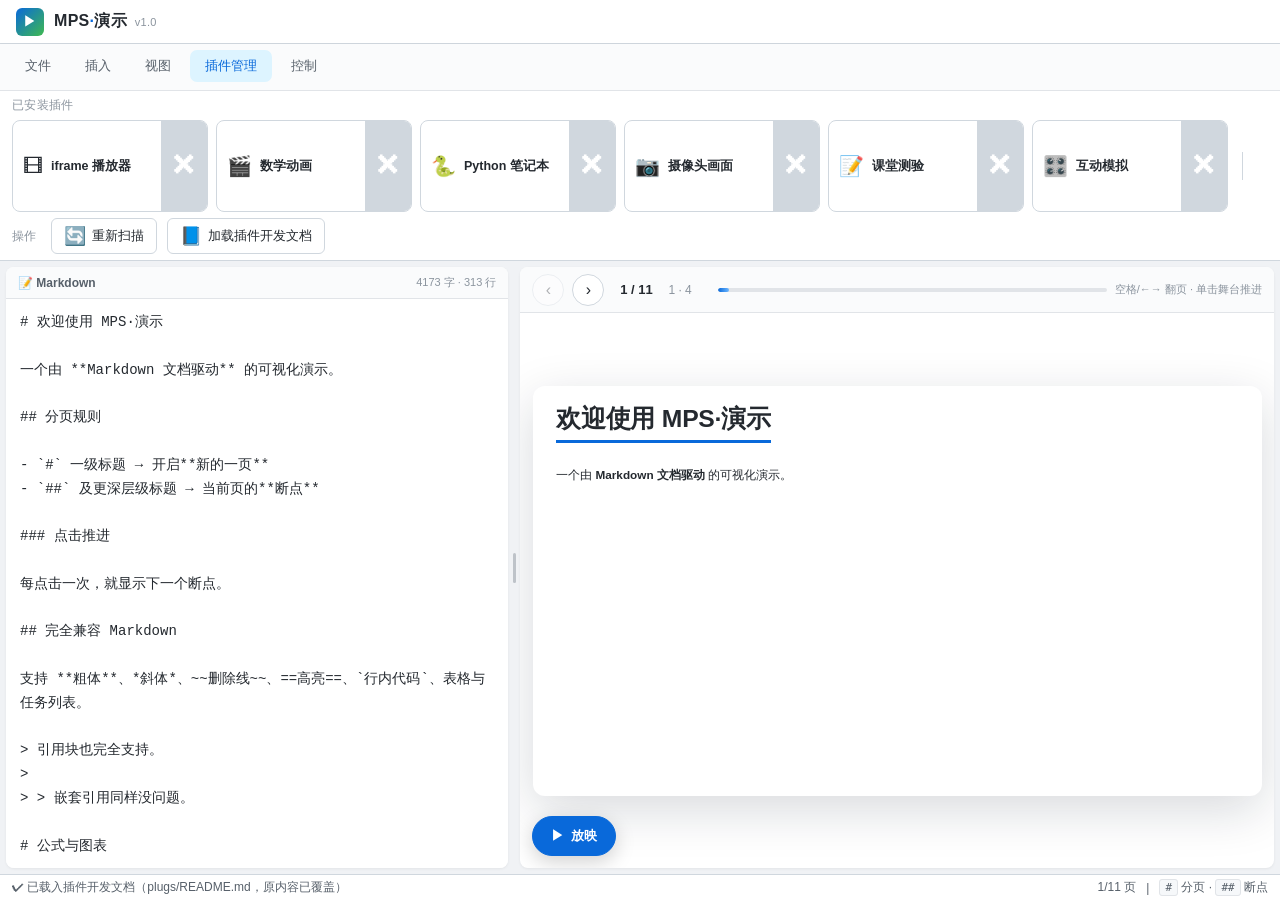
<file: presenter.html>
<!DOCTYPE html>
<html lang="zh-CN"><head>
<meta charset="UTF-8">
<meta name="viewport" content="width=device-width, initial-scale=1.0, maximum-scale=1.0, user-scalable=no">
<title>MPS·演示 - Markdown 驱动的可视化演示</title>

<!-- 第三方库 -->
<script src="./lib/markdown-it.min.js"></script>
<script src="./lib/markdown-it-sub.min.js"></script>
<script src="./lib/markdown-it-sup.min.js"></script>
<script src="./lib/markdown-it-mark.min.js"></script>
<script src="./lib/markdown-it-multimd-table.min.js"></script>
<!-- KaTeX -->
<link rel="stylesheet" href="./lib/katex.min.css">
<script src="./lib/katex.min.js"></script>
<!-- Mermaid -->
<script src="./lib/mermaid.min.js"></script>
<!-- 插件宿主：扫描 plugs/ 并安装启用的插件（数学动画等） -->
<script src="./lib/mps-plugins.js"></script>

<style>
/* ===== CSS 变量：浅色/深色主题 ===== */
:root {
    --bg-body: #f0f2f5;
    --bg-header: #ffffff;
    --bg-toolbar: #ffffff;
    --bg-tab: #fafbfc;
    --bg-panel: #ffffff;
    --bg-editor: #ffffff;
    --bg-slide: #ffffff;
    --text-primary: #24292f;
    --text-secondary: #57606a;
    --text-muted: #8b949e;
    --border-color: #d0d7de;
    --border-light: #e1e4e8;
    --shadow: 0 1px 3px rgba(0, 0, 0, 0.06);
    --stage-shadow: 0 14px 50px rgba(15, 23, 42, .16);
    --hover-bg: #f3f4f6;
    --active-bg: #ddf4ff;
    --active-color: #0969da;
    --code-bg: #f6f8fa;
    --accent: #0969da;
    --accent-soft: #ddf4ff;
    --table-border: #8b949e;
    --resizer-color: #d0d7de;
    --resizer-active: #0969da;
}

body.dark-mode {
    --bg-body: #1c1e21;
    --bg-header: #2d2f33;
    --bg-toolbar: #2d2f33;
    --bg-tab: #222426;
    --bg-panel: #2d2f33;
    --bg-editor: #1e1f22;
    --bg-slide: #1c1f23;
    --text-primary: #e6e6e6;
    --text-secondary: #b0b0b0;
    --text-muted: #888888;
    --border-color: #44474d;
    --border-light: #3c3f44;
    --shadow: 0 1px 3px rgba(0, 0, 0, 0.3);
    --stage-shadow: 0 14px 50px rgba(0, 0, 0, .65);
    --hover-bg: #3c3f44;
    --active-bg: #1f3a5f;
    --active-color: #58a6ff;
    --code-bg: #2d2f33;
    --accent: #58a6ff;
    --accent-soft: #1f3a5f;
    --table-border: #888888;
    --resizer-color: #44474d;
    --resizer-active: #58a6ff;
}

/* ===== 全局 ===== */
* { margin: 0; padding: 0; box-sizing: border-box; }
html, body { height: 100%; overflow: hidden; }
body {
    font-family: 'Segoe UI', 'Microsoft YaHei', sans-serif;
    background: var(--bg-body);
    display: flex;
    flex-direction: column;
    user-select: none;
    transition: background 0.2s, color 0.2s;
    color: var(--text-primary);
}

/* ===== 标题栏 ===== */
.app-header {
    background: var(--bg-header);
    border-bottom: 1px solid var(--border-color);
    padding: 6px 16px;
    display: flex;
    align-items: center;
    gap: 10px;
    flex-shrink: 0;
    height: 44px;
    box-shadow: var(--shadow);
    transition: background 0.2s, border-color 0.2s;
}
.app-header .logo {
    width: 28px; height: 28px; border-radius: 6px;
    background: linear-gradient(135deg, var(--accent), #3fb950);
    color: #fff;
    display: flex; align-items: center; justify-content: center;
    font-size: 14px; flex-shrink: 0;
}
.app-header .title {
    font-size: 16px; font-weight: 600; color: var(--text-primary); letter-spacing: 0.3px;
}
.app-header .title .accent { color: var(--accent); }
.app-header .version { font-size: 11px; color: var(--text-muted); margin-left: 3px; font-weight: 400; }
.app-header .spacer { flex: 1; }
.app-header .header-status {
    font-size: 11px; color: var(--text-secondary);
    background: var(--bg-tab); padding: 2px 10px; border-radius: 12px; display: none;
}

/* ===== Ribbon 工具栏（Windows 11 圆角风格） ===== */
.ribbon {
    background: var(--bg-toolbar);
    border-bottom: 1px solid var(--border-color);
    flex-shrink: 0;
    box-shadow: var(--shadow);
    transition: background 0.2s, border-color 0.2s;
}
.ribbon-tabs {
    display: flex;
    padding: 6px 10px 8px;
    gap: 4px;
    background: var(--bg-tab);
    border-bottom: 1px solid var(--border-light);
    flex-wrap: nowrap;
    overflow-x: auto;
    -webkit-overflow-scrolling: touch;
    transition: background 0.2s, border-color 0.2s;
}
.ribbon-tabs button {
    background: transparent; border: none;
    padding: 6px 15px; font-size: 13px; font-weight: 500;
    color: var(--text-secondary); cursor: pointer;
    border-radius: 7px;
    transition: all 0.15s;
    white-space: nowrap; font-family: inherit;
    height: 32px; display: flex; align-items: center;
}
.ribbon-tabs button:hover { background: var(--hover-bg); }
.ribbon-tabs button.active { color: var(--active-color); background: var(--active-bg); font-weight: 600; }
.ribbon-panels {
    padding: 6px 12px; min-height: 56px;
    display: flex; align-items: center; flex-wrap: wrap; gap: 6px 10px;
    background: var(--bg-panel);
    transition: background 0.2s;
    max-height: calc(100vh - 200px); overflow-y: auto;
}
.ribbon-panel { display: none; width: 100%; flex-wrap: wrap; align-items: center; gap: 6px 10px; }
.ribbon-panel.active { display: flex; }

.ribbon-panel button, .ribbon-panel select {
    background: var(--bg-panel);
    border: 1px solid var(--border-color);
    border-radius: 6px;
    padding: 6px 12px; font-size: 14px; cursor: pointer;
    color: var(--text-primary);
    transition: all 0.15s;
    display: inline-flex; align-items: center; gap: 6px;
    white-space: nowrap; font-family: inherit;
    height: 36px; min-width: 44px; justify-content: center;
}
.ribbon-panel button:hover, .ribbon-panel select:hover {
    background: var(--hover-bg); border-color: var(--text-muted);
}
.ribbon-panel button:active, .ribbon-panel select:active { background: var(--border-light); }
.ribbon-panel button.active { background: var(--active-bg); border-color: var(--active-color); color: var(--active-color); }
.ribbon-panel button.primary { background: var(--accent); border-color: var(--accent); color: #fff; }
.ribbon-panel button.primary:hover { opacity: .88; background: var(--accent); }
.ribbon-panel select { padding: 4px 24px 4px 10px; appearance: auto; min-width: 70px; }
.ribbon-panel .icon { font-size: 18px; line-height: 1; }
.ribbon-panel .label { font-size: 13px; font-weight: 500; }
.ribbon-panel .group-label { font-size: 12px; color: var(--text-muted); margin-right: 4px; font-weight: 500; letter-spacing: 0.3px; white-space: nowrap; }
.ribbon-panel .divider { width: 1px; height: 28px; background: var(--border-color); margin: 0 4px; }
.ribbon-panel .hint { font-size: 12px; color: var(--text-muted); line-height: 1.5; }
.ribbon-panel input[type="text"] {
    height: 36px; padding: 0 10px; border: 1px solid var(--border-color);
    border-radius: 6px; background: var(--bg-panel); color: var(--text-primary);
    font-size: 13px; min-width: 150px; font-family: inherit;
    transition: border-color 0.15s;
}
.ribbon-panel input[type="text"]:focus { outline: none; border-color: var(--active-color); }
.ribbon-panel button:disabled { opacity: .4; cursor: not-allowed; }
/* —— 插件管理面板：紧凑的可翻转卡片（正面：图标 + 名称 + 开关；背面：简介） —— */
.plugin-card {
    position: relative; flex: 0 0 auto;
    width: 196px; height: 92px;
    perspective: 700px; cursor: pointer;
}
.plugin-card .pc-inner {
    position: relative; width: 100%; height: 100%;
    transform-style: preserve-3d;
    transition: transform 0.45s cubic-bezier(0.4, 0.2, 0.2, 1);
}
.plugin-card.flipped .pc-inner { transform: rotateY(180deg); }
.plugin-card .pc-face {
    position: absolute; top: 0; right: 0; bottom: 0; left: 0;
    display: flex; overflow: hidden;
    border: 1px solid var(--border-color); border-radius: 8px; background: var(--bg-panel);
    backface-visibility: hidden; -webkit-backface-visibility: hidden;
}
.plugin-card.on .pc-face { border-color: var(--active-color); }
.plugin-card .pc-front { align-items: stretch; gap: 0; padding: 0; }
.plugin-card .pc-info { display: flex; align-items: center; gap: 8px; flex: 1; min-width: 0; padding: 8px 10px; }
.plugin-card .pc-icon { flex: 0 0 auto; font-size: 20px; line-height: 1; }
.plugin-card .pc-name {
    flex: 1; min-width: 0; font-size: 12.5px; font-weight: 600; line-height: 1.3;
    color: var(--text-primary);
    display: -webkit-box; -webkit-line-clamp: 2; -webkit-box-orient: vertical; overflow: hidden;
}
.plugin-card.on .pc-name { color: var(--active-color); }
.plugin-card .pc-back {
    flex-direction: column; justify-content: center; gap: 2px;
    padding: 8px 10px; transform: rotateY(180deg);
}
.plugin-card .pc-desc {
    font-size: 10.5px; line-height: 1.4; color: var(--text-secondary);
    display: -webkit-box; -webkit-line-clamp: 4; -webkit-box-orient: vertical; overflow: hidden;
}
.plugin-card .pc-meta {
    font-size: 10px; color: var(--text-muted);
    white-space: nowrap; overflow: hidden; text-overflow: ellipsis;
}
/* 开关：与卡片等高的大方块（开启 = 蓝色 √，关闭 = 灰色 ×） */
.plugin-card .pc-block {
    flex: 0 0 auto; width: 46px;
    display: flex; align-items: center; justify-content: center;
    background: var(--border-color); color: #fff;
    font-size: 26px; line-height: 1; font-weight: 700;
    user-select: none; transition: background 0.2s;
}
.plugin-card.on .pc-block { background: var(--active-color); }
.plugin-card .pc-block:hover { filter: brightness(0.94); }
.plugin-card .pc-block.pending { opacity: 0.45; }
/* —— 通用确认弹窗：与页面 UI 统一（替代浏览器原生 confirm） —— */
.mps-modal {
    position: fixed; top: 0; right: 0; bottom: 0; left: 0; z-index: 9999;
    display: flex; align-items: center; justify-content: center;
}
.mps-modal[hidden] { display: none; }
.mps-modal .mps-modal-mask { position: absolute; top: 0; right: 0; bottom: 0; left: 0; background: rgba(0, 0, 0, .45); }
.mps-modal .mps-modal-box {
    position: relative; width: min(430px, calc(100vw - 40px));
    background: var(--bg-panel); border: 1px solid var(--border-color);
    border-radius: 12px; box-shadow: 0 12px 36px rgba(0, 0, 0, .28);
    overflow: hidden; animation: mpsModalIn .16s ease-out;
}
@keyframes mpsModalIn {
    from { opacity: 0; transform: translateY(-10px) scale(.98); }
    to { opacity: 1; transform: none; }
}
.mps-modal .mps-modal-head {
    display: flex; align-items: center; gap: 8px;
    padding: 15px 18px 0; font-size: 15px; font-weight: 600; color: var(--text-primary);
}
.mps-modal .mps-modal-head .icon { font-size: 17px; line-height: 1; }
.mps-modal .mps-modal-body {
    padding: 10px 18px 18px; font-size: 13px; line-height: 1.7;
    color: var(--text-secondary); word-break: break-word;
}
.mps-modal .mps-modal-foot {
    display: flex; justify-content: flex-end; gap: 8px;
    padding: 12px 18px; border-top: 1px solid var(--border-color); background: var(--bg-body);
}
.mps-modal .mps-modal-foot button {
    height: 34px; padding: 0 18px; border-radius: 6px; cursor: pointer;
    font-family: inherit; font-size: 13px;
    border: 1px solid var(--border-color); background: var(--bg-panel); color: var(--text-primary);
    transition: all 0.15s;
}
.mps-modal .mps-modal-foot button:hover { background: var(--hover-bg); border-color: var(--text-muted); }
.mps-modal .mps-modal-foot button:focus-visible { outline: 2px solid var(--active-color); outline-offset: 1px; }
.mps-modal .mps-modal-foot button.primary { background: var(--accent); border-color: var(--accent); color: #fff; }
.mps-modal .mps-modal-foot button.primary:hover { opacity: .88; background: var(--accent); }
.ctrl-zone { display: flex; flex-direction: column; gap: 4px; width: 100%; margin-top: 4px; }
.ctrl-devices { display: flex; flex-wrap: wrap; gap: 5px; min-height: 22px; }
.ctrl-device {
    font-size: 11px; padding: 2px 9px; border-radius: 11px;
    border: 1px solid var(--border-color); color: var(--text-muted);
    display: inline-flex; align-items: center; gap: 4px; white-space: nowrap; background: var(--bg-panel);
}
.ctrl-device.online { color: var(--active-color); border-color: var(--active-color); }
.ctrl-device b { color: var(--text-primary); font-weight: 600; }
.ctrl-log {
    font-size: 11px; font-family: Consolas, Menlo, monospace; line-height: 1.6;
    color: var(--text-muted); max-height: 88px; overflow-y: auto;
    border-top: 1px dashed var(--border-color); padding-top: 4px; white-space: pre-wrap;
}

/* ===== 主体 ===== */
.main {
    flex: 1; min-height: 0; display: flex;
    overflow: hidden; background: var(--bg-body);
    padding: 6px; gap: 0;
    transition: background 0.2s, flex-direction 0.2s;
}
.editor-panel {
    flex: 1 1 40%; min-height: 0;
    display: flex; flex-direction: column;
    background: var(--bg-editor);
    border-radius: 8px; box-shadow: var(--shadow);
    overflow: hidden; position: relative;
    transition: background 0.2s;
}
.stage-panel {
    flex: 1 1 60%; min-height: 0;
    display: flex; flex-direction: column;
    border-radius: 8px; box-shadow: var(--shadow);
    overflow: hidden; background: var(--bg-panel);
    transition: background 0.2s;
}
.editor-panel.hidden-panel, .stage-panel.hidden-panel, .resizer.hidden-panel { display: none; }
.ribbon.hidden-panel { display: none; }

.resizer {
    flex-shrink: 0; width: 8px; background: transparent;
    cursor: col-resize; display: flex; align-items: center; justify-content: center;
    position: relative; transition: background 0.2s;
    margin: 0 2px;
}
.resizer:hover, .resizer.active { background: var(--resizer-color); }
.resizer::after {
    content: ''; display: block; width: 3px; height: 30px;
    background: var(--text-muted); border-radius: 2px; opacity: .5;
    transition: opacity 0.2s;
}
.resizer:hover::after, .resizer.active::after { opacity: 1; background: var(--resizer-active); }

/* 面板头部 */
.editor-panel .panel-header, .stage-panel .panel-header {
    padding: 6px 12px; background: var(--bg-tab);
    border-bottom: 1px solid var(--border-light);
    font-size: 12px; font-weight: 600; color: var(--text-secondary);
    display: flex; justify-content: space-between; align-items: center;
    flex-shrink: 0; height: 32px;
    transition: background 0.2s, border-color 0.2s;
}
.editor-panel textarea {
    flex: 1; min-height: 0; border: none;
    padding: 12px 14px; font-size: 14px; line-height: 1.7;
    font-family: 'Consolas', 'Courier New', monospace;
    resize: none; outline: none;
    background: var(--bg-editor); color: var(--text-primary);
    tab-size: 4;
    transition: background 0.2s, color 0.2s;
    user-select: text;
}

/* ---- 舞台 ---- */
.stage-wrap {
    flex: 1; min-height: 0; position: relative;
    display: flex; align-items: center; justify-content: center;
    padding: 12px; overflow: hidden;
    transition: background 0.25s;
}
.stage {
    position: relative;
    background: var(--bg-slide);
    border-radius: 12px;
    box-shadow: var(--stage-shadow);
    overflow: hidden; cursor: pointer;
    transition: background 0.25s, box-shadow 0.25s;
}
.stage.pulse { animation: stagePulse .4s ease; }
@keyframes stagePulse {
    0%   { box-shadow: var(--stage-shadow), 0 0 0 0 rgba(9,105,218,.5); }
    100% { box-shadow: var(--stage-shadow), 0 0 0 18px rgba(9,105,218,0); }
}
.slide {
    position: absolute; inset: 0;
    padding: 1.6em 2em; overflow-y: auto; overflow-x: hidden;
    line-height: 1.65;
    scrollbar-width: thin; scrollbar-color: var(--border-color) transparent;
}
.slide::-webkit-scrollbar { width: 8px; }
.slide::-webkit-scrollbar-thumb { background: var(--border-color); border-radius: 4px; }
.slide-block + .slide-block { margin-top: .9em; }
.slide-block.enter { animation: blockIn .42s cubic-bezier(.22,.85,.3,1) both; }
@keyframes blockIn { from { opacity: 0; transform: translateY(16px); } to { opacity: 1; transform: translateY(0); } }
.empty-state {
    position: absolute; inset: 0;
    display: flex; align-items: center; justify-content: center;
    color: var(--text-muted); font-size: 15px; text-align: center;
    padding: 2em; line-height: 1.8;
}

/* ---- 舞台内 Markdown 样式 ---- */
.slide h1 { font-size: 2.1em; font-weight: 700; line-height: 1.25; margin: 0 0 .65em; padding-bottom: .18em; border-bottom: 3px solid var(--accent); display: inline-block; letter-spacing: -.01em; }
.slide h2 { font-size: 1.45em; font-weight: 650; line-height: 1.3; margin: 0 0 .55em; display: flex; align-items: center; gap: .5em; }
.slide h2::before { content: ''; flex-shrink: 0; width: .18em; height: .95em; background: var(--accent); border-radius: 2px; }
.slide h3 { font-size: 1.2em; font-weight: 600; margin: .15em 0 .45em; color: var(--text-primary); }
.slide h4 { font-size: 1.08em; font-weight: 600; margin: .15em 0 .4em; color: var(--text-secondary); }
.slide h5, .slide h6 { font-size: 1em; font-weight: 600; margin: .15em 0 .35em; color: var(--text-secondary); }
.slide p { margin: .5em 0; }
.slide strong { font-weight: 700; }
.slide mark { background: #fff3b0; color: inherit; padding: 0 .18em; border-radius: 3px; }
body.dark-mode .slide mark { background: #6b5b1a; }
.slide ul, .slide ol { padding-left: 1.5em; margin: .5em 0; }
.slide li { margin: .22em 0; }
.slide li::marker { color: var(--accent); }
.slide ul ul, .slide ul ol, .slide ol ul, .slide ol ol { margin: .2em 0; padding-left: 1.5em; }
.slide .task-list-item { list-style: none; margin-left: -1.45em; }
.slide .task-list-item input[type="checkbox"] { margin-right: .5em; vertical-align: middle; accent-color: var(--accent); pointer-events: none; }
.slide code { font-family: 'Consolas','Courier New',monospace; font-size: .88em; background: var(--code-bg); padding: .12em .4em; border-radius: 4px; border: 1px solid var(--border-light); }
.slide pre { background: var(--code-bg); border: 1px solid var(--border-light); border-radius: 9px; padding: .85em 1.05em; overflow-x: auto; margin: .7em 0; }
.slide pre code { background: none; border: none; padding: 0; font-size: .85em; line-height: 1.6; }
.slide blockquote { border-left: .25em solid var(--accent); padding: .2em 0 .2em 1em; margin: .7em 0; color: var(--text-secondary); }
.slide blockquote blockquote { margin-left: 1.2em; border-left-color: var(--text-muted); }
.slide table { border-collapse: collapse; margin: .75em 0; font-size: .95em; }
.slide th, .slide td { border: 2px solid var(--table-border); padding: .38em .9em; text-align: left; }
.slide th { background: var(--code-bg); font-weight: 600; }
.slide img { max-width: 100%; border-radius: 8px; }
.slide hr { border: none; height: 1px; background: var(--border-color); margin: 1.1em 0; }
.slide a { color: var(--accent); text-decoration: none; border-bottom: 1px solid transparent; transition: border-color .15s; }
.slide a:hover { border-bottom-color: var(--accent); }
.slide .katex-display { margin: .75em 0; overflow-x: auto; overflow-y: hidden; padding: .2em 0; }
.slide .mermaid { text-align: center; margin: .8em 0; overflow-x: auto; }

body.dark-mode .countdown-hello .mermaid svg { background: transparent; }
body.dark-mode .slide .mermaid svg { background: transparent; }
body.dark-mode .slide .mermaid .node rect,
body.dark-mode .slide .mermaid .node circle,
body.dark-mode .slide .mermaid .node ellipse,
body.dark-mode .slide .mermaid .node polygon,
body.dark-mode .slide .mermaid .node path { stroke: #aaa; stroke-width: 1.5px; }
body.dark-mode .slide .mermaid .edgePath .path { stroke: #aaa !important; }
body.dark-mode .slide .mermaid .cluster rect { stroke: #888 !important; }
body.dark-mode .slide .mermaid .actor { stroke: #aaa !important; fill: #2d2f33 !important; }
body.dark-mode .slide .mermaid .actor-line { stroke: #888 !important; }
body.dark-mode .slide .mermaid .messageLine0,
body.dark-mode .slide .mermaid .messageLine1 { stroke: #aaa !important; }
body.dark-mode .slide .mermaid .loopLine { stroke: #888 !important; }
body.dark-mode .slide .mermaid .task { stroke: #aaa !important; }
body.dark-mode .slide .mermaid .grid .tick { stroke: #555 !important; }
body.dark-mode .slide .mermaid .today { stroke: #f44 !important; }

/* ---- 舞台工具条 ---- */
.stage-toolbar {
    flex-shrink: 0; height: 46px;
    display: flex; align-items: center; gap: 8px;
    padding: 0 12px;
    background: var(--bg-tab);
    border-bottom: 1px solid var(--border-light);
    transition: background 0.2s, border-color 0.2s;
}
.nav-btn {
    width: 32px; height: 32px; border-radius: 50%;
    border: 1px solid var(--border-color); background: var(--bg-panel);
    color: var(--text-primary); font-size: 16px; line-height: 1;
    cursor: pointer; display: flex; align-items: center; justify-content: center;
    transition: all .15s; user-select: none;
}
.nav-btn:hover:not(:disabled) { background: var(--accent); border-color: var(--accent); color: #fff; }
.nav-btn:disabled { opacity: .35; cursor: not-allowed; }
.page-info { font-size: 13px; font-weight: 600; min-width: 48px; text-align: center; font-variant-numeric: tabular-nums; }
.step-info { font-size: 12px; color: var(--text-muted); min-width: 42px; font-variant-numeric: tabular-nums; }
.progress-track { flex: 1; height: 4px; border-radius: 2px; background: var(--border-light); overflow: hidden; min-width: 40px; }
.progress-bar { height: 100%; width: 0%; border-radius: 2px; background: linear-gradient(90deg, var(--accent), #6cb6ff); transition: width .35s cubic-bezier(.3,.9,.3,1); }
.toolbar-hint { font-size: 11px; color: var(--text-muted); }

/* ---- 悬浮放映按钮（位于翻页按钮下方） ---- */
.pres-btns {
    position: absolute; left: 12px; bottom: 12px;
    display: flex; flex-direction: column; gap: 8px;
    z-index: 20;
}
.pres-btn {
    height: 40px; padding: 0 18px; border-radius: 20px;
    border: 1px solid var(--border-color);
    background: var(--bg-panel); color: var(--text-primary);
    font-size: 13px; font-weight: 600;
    box-shadow: 0 6px 20px rgba(0,0,0,.18);
    cursor: pointer; display: inline-flex; align-items: center; gap: 7px;
    backdrop-filter: blur(8px);
    transition: all .15s; font-family: inherit; white-space: nowrap; user-select: none;
}
.pres-btn:hover { background: var(--active-bg); border-color: var(--active-color); color: var(--active-color); transform: translateY(-1px); }
.pres-btn.primary { background: var(--accent); border-color: var(--accent); color: #fff; }
.pres-btn.primary:hover { opacity: .9; color: #fff; background: var(--accent); }
.pres-btn.hidden { display: none; }

/* ===== 状态栏 ===== */
.statusbar {
    flex-shrink: 0; height: 26px;
    background: var(--bg-panel); border-top: 1px solid var(--border-color);
    display: flex; align-items: center; justify-content: space-between;
    padding: 0 12px; font-size: 12px;
    color: var(--text-secondary);
    transition: background 0.2s, border-color 0.2s;
}
.statusbar .right { display: flex; align-items: center; gap: 10px; }
.statusbar code { background: var(--code-bg); padding: 1px 5px; border-radius: 3px; border: 1px solid var(--border-light); font-family: 'Consolas', monospace; font-size: 11px; }

/* 隐藏文件输入 */
#fileInput { display: none; }

/* ===== 响应式 ===== */
@media (max-width: 720px) {
    .app-header { height: 40px; padding: 4px 10px; }
    .app-header .version { display: none; }
    .main { flex-direction: column; }
    .editor-panel { flex: 1 1 45%; min-height: 30vh; }
    .stage-panel { flex: 1 1 55%; min-height: 30vh; }
    .resizer { width: 100%; height: 8px; cursor: row-resize; margin: 2px 0; }
    .resizer::after { width: 30px; height: 3px; }
    .ribbon-tabs button { padding: 4px 12px; font-size: 12px; height: 30px; }
    .ribbon-panels { padding: 4px 8px; min-height: 48px; max-height: calc(100vh - 160px); }
    .ribbon-panel button, .ribbon-panel select { padding: 4px 8px; font-size: 13px; height: 32px; min-width: 36px; }
    .toolbar-hint { display: none; }
    .stage-wrap { padding: 8px; }
    .stage-toolbar { height: 42px; }
}
@media (max-width: 480px) {
    .ribbon-tabs button { padding: 2px 8px; font-size: 11px; height: 26px; }
    .ribbon-panel button, .ribbon-panel select { padding: 2px 6px; font-size: 12px; height: 28px; min-width: 30px; }
    .ribbon-panel .label { font-size: 11px; }
    .ribbon-panels { padding: 2px 4px; min-height: 40px; gap: 4px; }
    .ribbon-panel { gap: 4px; }
}
</style>
</head>
<body>

<!-- ===== 标题栏 ===== -->
<header class="app-header">
    <div class="logo">▶</div>
    <div class="title">MPS<span class="accent">·</span>演示 <span class="version">v1.0</span></div>
    <div class="spacer"></div>
    <span class="header-status">● 就绪</span>
</header>

<!-- ===== Ribbon 工具栏 ===== -->
<div class="ribbon" id="ribbon">
    <div class="ribbon-tabs">
        <button class="" data-tab="tab-file" data-order="10">文件</button>
        <button data-tab="tab-insert" data-order="20" class="">插入</button>
        <button data-tab="tab-view" data-order="30" class="">视图</button>
        <button data-tab="tab-plugins" data-order="80" class="active" style="font-size: 13px; font-weight: normal;">插件管理</button>
        <button data-tab="tab-control" data-order="90">控制</button>
    </div>
    <div class="ribbon-panels">
        <!-- 文件 -->
        <div class="ribbon-panel" id="tab-file">
            <button class="primary" id="packageBtn" title="把当前 Markdown 打包成纯净演示 HTML"><span class="icon">📦</span><span class="label">打包演示</span></button>
            <div class="divider"></div>
            <button id="openFileBtn" title="打开 .md 文件"><span class="icon">📂</span><span class="label">打开</span></button>
            <button id="loadExampleBtn" title="加载示例"><span class="icon">📋</span><span class="label">示例</span></button>
            <button id="clearBtn" title="清空编辑区"><span class="icon">🗑</span><span class="label">清空</span></button>
            <span class="hint">分页规则：<code>#</code> 一级标题 = 新页 · <code>##</code>~<code>######</code> = 断点</span>
        </div>
        <!-- 插入 -->
        <div class="ribbon-panel" id="tab-insert">
            <span class="group-label">分页</span>
            <button id="pageBreakBtn" title="插入分页符（# 一级标题）"><span class="icon">#</span><span class="label">分页</span></button>
            <span class="group-label">断点</span>
            <button id="breakBtn" title="插入断点（## 二级标题）"><span class="icon">##</span><span class="label">断点</span></button>
            <div class="divider"></div>
            <span class="group-label">图表</span>
            <button id="insertFlowBtn" title="流程图 Mermaid"><span class="icon">↗</span><span class="label">流程图</span></button>
            <button id="insertSeqBtn" title="时序图 Mermaid"><span class="icon">⟷</span><span class="label">时序图</span></button>
            <button id="insertGanttBtn" title="甘特图 Mermaid"><span class="icon">📊</span><span class="label">甘特图</span></button>
            <button id="insertTableBtn" title="插入表格"><span class="icon">⊞</span><span class="label">表格</span></button>
            <div class="divider"></div>
            <span class="group-label">公式</span>
            <button id="insertInlineMathBtn" title="行内公式"><span class="icon">∑</span><span class="label">行内公式</span></button>
            <button id="insertBlockMathBtn" title="块级公式"><span class="icon">∫</span><span class="label">块级公式</span></button>
        </div>
        <!-- 视图 -->
        <div class="ribbon-panel" id="tab-view">
            <span class="group-label">尺寸</span>
            <button id="aspect169Btn" title="宽屏 16:9" class="active"><span class="icon">▭</span><span class="label">16:9</span></button>
            <button id="aspect43Btn" title="4:3"><span class="icon">▢</span><span class="label">4:3</span></button>
            <button id="aspectAutoBtn" title="随窗口自适应"><span class="icon">↔</span><span class="label">自适应</span></button>
            <div class="divider"></div>
            <span class="group-label">主题</span>
            <button id="lightModeBtn" title="浅色模式" class="active"><span class="icon">☀️</span><span class="label">浅色</span></button>
            <button id="darkModeBtn" title="深色模式"><span class="icon">🌙</span><span class="label">深色</span></button>
        </div>
        <!-- 插件管理（宿主选项卡；各插件的功能选项卡由插件自行注入） -->
        <div class="ribbon-panel active" id="tab-plugins">
            <span class="group-label">已安装插件</span>
            <div id="pluginList" style="display:flex;flex-wrap:wrap;gap:8px;align-items:stretch;"><div class="plugin-card off" title="点击卡片查看简介"><div class="pc-inner"><div class="pc-face pc-front"><div class="pc-info" style="font-size: 16px;"><span class="pc-icon">🎬</span><span class="pc-name">数学动画</span></div><div class="pc-block" role="switch" aria-checked="false" title="启用该插件">✕</div></div><div class="pc-face pc-back"><div class="pc-desc" title="用 manim 风格的 DSL 在幻灯片里渲染可播放的数学动画：Canvas 绘制几何图形，KaTeX 排版公式，带可拖动的时间轴。">用 manim 风格的 DSL 在幻灯片里渲染可播放的数学动画：Canvas 绘制几何图形，KaTeX 排版公式，带可拖动的时间轴。</div><div class="pc-meta">mps-manim · v1.0.0 · MPS</div></div></div></div><div class="plugin-card off" title="点击卡片查看简介"><div class="pc-inner"><div class="pc-face pc-front"><div class="pc-info"><span class="pc-icon">🎞</span><span class="pc-name">iframe 播放器</span></div><div class="pc-block" role="switch" aria-checked="false" title="启用该插件">✕</div></div><div class="pc-face pc-back"><div class="pc-desc" title="在幻灯片里嵌入第三方平台播放器：哔哩哔哩、网易云音乐（单曲 / 歌单）、YouTube、Vimeo，或任意 iframe 地址；支持自动高度（height auto 按内容撑开、height fit 按整页铺满）。">在幻灯片里嵌入第三方平台播放器：哔哩哔哩、网易云音乐（单曲 / 歌单）、YouTube、Vimeo，或任意 iframe 地址；支持自动高度（height auto 按内容撑开、height fit 按整页铺满）。</div><div class="pc-meta">iframe · v1.2.1 · MPS</div></div></div></div></div>
            <div class="divider"></div>
            <span class="group-label">操作</span>
            <button id="pluginRescanBtn" title="重新扫描 plugs/manifest.json"><span class="icon">🔄</span><span class="label">重新扫描</span></button>
            <button id="pluginDocBtn" title="把 ./plugs/README.md 载入编辑器（会覆盖当前文档）"><span class="icon">📘</span><span class="label">加载插件开发文档</span></button>
            
        </div>
        <!-- 控制 -->
        <div class="ribbon-panel" id="tab-control">
            <span class="group-label">连接</span>
            <input id="brokerUrl" type="text" value="wss://broker.hivemq.com:8884/mqtt" title="MQTT/WebSocket 地址（HiveMQ 公共 Broker）" placeholder="ws(s)://主机:端口/mqtt">
            <input id="roomId" type="text" value="mps" title="房间前缀，同一前缀互相同步" placeholder="房间/前缀">
            <select id="roleSel" title="本机角色">
                <option value="master">主控 Master</option>
                <option value="slave">被控 Slave</option>
            </select>
            <button id="mpsConnectBtn" title="连接 MQTT">连接</button>
            <button id="mpsDisconnectBtn" disabled="" title="断开连接">断开</button>
            <span id="mpsConnState" class="hint" style="color: var(--text-muted);">未连接</span>
            <div class="divider"></div>
            <span class="group-label">文档</span>
            <button id="mpsSendDocBtn" disabled="" title="把当前 Markdown 发送给所有被控端">📤 发送文档</button>
            <span class="hint" id="mpsRoleHint">未连接，请填写地址并点击「连接」</span>
            <div class="ctrl-zone">
                <div id="mpsDevices" class="ctrl-devices"></div>
                <div id="mpsLog" class="ctrl-log"></div>
            </div>
        </div>
    </div>
</div>

<!-- ===== 主体 ===== -->
<div class="main" id="mainContainer">
    <div class="editor-panel" id="editorPanel">
        <div class="panel-header">
            <span>📝 Markdown</span>
            <span style="font-weight:400; font-size:11px; color:var(--text-muted);"><span id="wordCount">867</span> 字 · <span id="lineCount">81</span> 行</span>
        </div>
        <textarea id="editor" spellcheck="false" placeholder="# 第一页标题

这里的内容属于第一页。

## 第一个断点

点击后才会出现。

### 更深的断点

再次点击后出现。

# 第二页标题

新的一页。"></textarea>
    </div>
    <div class="resizer" id="resizer"></div>
    <div class="stage-panel" id="stagePanel">
        <div class="stage-toolbar">
            <button class="nav-btn" id="prevBtn" title="上一页 (←)" disabled="">‹</button>
            <button class="nav-btn" id="nextBtn" title="下一页 (→)">›</button>
            <span class="page-info" id="pageInfo">1 / 5</span>
            <span class="step-info" id="stepInfo">1 · 4</span>
            <div class="progress-track"><div class="progress-bar" id="progressBar" style="width: 7.14286%;"></div></div>
            <span class="toolbar-hint">空格/←→ 翻页 · 单击舞台推进</span>
        </div>
        <div class="stage-wrap" id="stageWrap">
            <div class="stage" id="stage" style="width: 613px; height: 344px;"><div class="slide" id="slide" style="font-size: 11px;"><div class="slide-block enter"><h1>欢迎使用 MPS·演示</h1>
<p>一个由 <strong>Markdown 文档驱动</strong> 的可视化演示。</p>
</div></div></div>
            <div class="pres-btns" id="presBtns">
                <button class="pres-btn primary" id="presentBtn" title="进入放映模式（隐藏编辑区并全屏）"><span class="icon">▶</span><span class="label">放映</span></button>
                <button class="pres-btn hidden" id="exitPresentBtn" title="退出放映模式"><span class="icon">⏹</span><span class="label">退出放映</span></button>
            </div>
        </div>
    </div>
</div>
<input type="file" id="fileInput" accept=".md,.markdown,.txt">

<!-- ===== 状态栏 ===== -->
<div class="statusbar">
    <span id="statusLeft">✔ 已载入插件开发文档（plugs/README.md，原内容已覆盖）</span>
    <div class="right">
        <span id="slideStatus">1/5 页</span>
        <span>|</span>
        <span><code>#</code> 分页 · <code>##</code> 断点</span>
    </div>
</div>

<!-- ===== 通用确认弹窗（须位于主脚本之前，脚本启动时即取元素引用） ===== -->
<div class="mps-modal" id="mpsModal" hidden="">
    <div class="mps-modal-mask" id="mpsModalMask"></div>
    <div class="mps-modal-box" role="dialog" aria-modal="true" aria-labelledby="mpsModalTitle">
        <div class="mps-modal-head"><span class="icon">⚠</span><span id="mpsModalTitle">加载示例</span></div>
        <div class="mps-modal-body" id="mpsModalMsg">加载示例将覆盖当前 Markdown 内容，且无法撤销。是否继续？</div>
        <div class="mps-modal-foot">
            <button id="mpsModalCancel">取消</button>
            <button class="primary" id="mpsModalOk">覆盖并加载</button>
        </div>
    </div>
</div>

<script>
(function () {
    'use strict';

    /* =========================================================
       1. Markdown-it 初始化
       ========================================================= */
    const md = window.markdownit({
        html: true, linkify: true, typographer: true, breaks: true
    });
    try {
        if (window.markdownitSub) md.use(window.markdownitSub);
        if (window.markdownitSup) md.use(window.markdownitSup);
        if (window.markdownitMark) md.use(window.markdownitMark);
        if (window.markdownitMultimdTable) {
            md.use(window.markdownitMultimdTable, {
                multiline: true, rowspan: true, headerless: true,
                multibody: true, autolabel: true
            });
        }
    } catch (e) { console.warn('markdown-it 插件加载警告:', e); }

    // 宿主 fence：mermaid 由宿主处理，其余语言（如 manim）交给插件注册的渲染器
    const hostFence = function (tokens, idx, options, env, self) {
        const token = tokens[idx];
        const info = token.info.trim();
        if (info === 'mermaid') {
            return '<div class="mermaid">' + token.content + '</div>';
        }
        const prev = md.renderer.rules.__mpsHostPrev;
        if (prev) return prev(tokens, idx, options, env, self);
        return self.renderToken(tokens, idx, options);
    };
    md.renderer.rules.__mpsHostPrev = md.renderer.rules.fence || null;
    md.renderer.rules.fence = hostFence;

    // 暴露给插件的导航能力（可选能力；插件经 ctx.nav 使用，动手时先判断非空）
    const nav = {
        get slide() { return slideIndex; },
        get step() { return stepIndex; },
        get total() { return deck.length; },
        get steps() { return deck.length ? deck[slideIndex].blocks.length : 0; },
        next: function () { next(); },
        prev: function () { prev(); },
        goto: function (s, st) { gotoSlide(s, st); }
    };

    MPSPlugins.init({
        host: 'presenter',
        md: md,
        fence: hostFence,
        refresh: refreshAll,
        getSlideEl: function () { return el.slide; },
        getDeckSource: function () { return el.editor.value; },
        getNav: function () { return nav; },
        setStatus: function (t) { el.statusLeft.textContent = t; },
        insertAtCursor: function (t) { insertAtCursor(t); }
    });

    /* =========================================================
       2. DOM 引用
       ========================================================= */
    const el = {
        editor: document.getElementById('editor'),
        stage: document.getElementById('stage'),
        slide: document.getElementById('slide'),
        stageWrap: document.getElementById('stageWrap'),
        pageInfo: document.getElementById('pageInfo'),
        stepInfo: document.getElementById('stepInfo'),
        progressBar: document.getElementById('progressBar'),
        prevBtn: document.getElementById('prevBtn'),
        nextBtn: document.getElementById('nextBtn'),
        mainContainer: document.getElementById('mainContainer'),
        editorPanel: document.getElementById('editorPanel'),
        stagePanel: document.getElementById('stagePanel'),
        resizer: document.getElementById('resizer'),
        presentBtn: document.getElementById('presentBtn'),
        exitPresentBtn: document.getElementById('exitPresentBtn'),
        ribbon: document.getElementById('ribbon'),
        aspect169Btn: document.getElementById('aspect169Btn'),
        aspect43Btn: document.getElementById('aspect43Btn'),
        aspectAutoBtn: document.getElementById('aspectAutoBtn'),
        lightModeBtn: document.getElementById('lightModeBtn'),
        darkModeBtn: document.getElementById('darkModeBtn'),
        wordCount: document.getElementById('wordCount'),
        lineCount: document.getElementById('lineCount'),
        slideStatus: document.getElementById('slideStatus'),
        statusLeft: document.getElementById('statusLeft'),
        fileInput: document.getElementById('fileInput'),
        loadExampleBtn: document.getElementById('loadExampleBtn'),
        openFileBtn: document.getElementById('openFileBtn'),
        clearBtn: document.getElementById('clearBtn'),
        // —— 通用确认弹窗 ——
        mpsModal: document.getElementById('mpsModal'),
        mpsModalMask: document.getElementById('mpsModalMask'),
        mpsModalTitle: document.getElementById('mpsModalTitle'),
        mpsModalMsg: document.getElementById('mpsModalMsg'),
        mpsModalOk: document.getElementById('mpsModalOk'),
        mpsModalCancel: document.getElementById('mpsModalCancel'),
        pageBreakBtn: document.getElementById('pageBreakBtn'),
        breakBtn: document.getElementById('breakBtn'),
        insertTableBtn: document.getElementById('insertTableBtn'),
        insertFlowBtn: document.getElementById('insertFlowBtn'),
        insertSeqBtn: document.getElementById('insertSeqBtn'),
        insertGanttBtn: document.getElementById('insertGanttBtn'),
        insertInlineMathBtn: document.getElementById('insertInlineMathBtn'),
        insertBlockMathBtn: document.getElementById('insertBlockMathBtn'),
        // —— 插件管理 ——
        pluginList: document.getElementById('pluginList'),
        pluginRescanBtn: document.getElementById('pluginRescanBtn'),
        pluginDocBtn: document.getElementById('pluginDocBtn'),
        // —— 联机控制 ——
        brokerUrl: document.getElementById('brokerUrl'),
        roomId: document.getElementById('roomId'),
        roleSel: document.getElementById('roleSel'),
        mpsConnectBtn: document.getElementById('mpsConnectBtn'),
        mpsDisconnectBtn: document.getElementById('mpsDisconnectBtn'),
        mpsConnState: document.getElementById('mpsConnState'),
        mpsSendDocBtn: document.getElementById('mpsSendDocBtn'),
        mpsRoleHint: document.getElementById('mpsRoleHint'),
        mpsDevices: document.getElementById('mpsDevices'),
        mpsLog: document.getElementById('mpsLog')
    };

    /* =========================================================
       3. 状态
       ========================================================= */
    let deck = [];
    let slideIndex = 0;
    let stepIndex = 0;
    let renderedSlideIndex = -1;
    let renderedStepIndex = -1;
    let isDark = false;
    let aspectMode = '16:9'; // '16:9' | '4:3' | 'auto'

    /* =========================================================
       4. 任务列表渲染
       ========================================================= */
    function renderTaskLists(html) {
        return html.replace(/<li>([\s\S]*?)<\/li>/g, function (match, content) {
            const text = content.replace(/<[^>]*>/g, '').trim();
            const m = text.match(/^\[([ xX])\]\s+(.*)/);
            if (m) {
                const checked = m[1].toLowerCase() === 'x';
                return '<li class="task-list-item"><input type="checkbox" ' +
                    (checked ? 'checked' : '') + ' disabled> ' + m[2] + '</li>';
            }
            return match;
        });
    }

    /* =========================================================
       5. Markdown → HTML（含 KaTeX / Mermaid）
       ========================================================= */
    function renderMarkdown(text) {
        if (!text) return '';
        let idx = 0;
        const placeholders = [];
        let processed = text.replace(/\$\$([\s\S]+?)\$\$/g, function (m, content) {
            const key = '<!--MPSMATHB' + (idx++) + '-->';
            placeholders.push({ type: 'block', content: content.trim(), key: key });
            return key;
        });
        processed = processed.replace(/\$([^\$]+?)\$/g, function (m, content) {
            if (content.indexOf('MPSMATHB') !== -1) return m;
            const key = '<!--MPSMATHI' + (idx++) + '-->';
            placeholders.push({ type: 'inline', content: content.trim(), key: key });
            return key;
        });

        let html = md.render(processed);
        placeholders.forEach(function (p) {
            let rendered;
            try {
                if (window.katex) {
                    rendered = window.katex.renderToString(p.content, {
                        displayMode: p.type === 'block', throwOnError: false
                    });
                } else { throw new Error('no katex'); }
            } catch (e) {
                rendered = p.type === 'block' ? '$$' + p.content + '$$' : '$' + p.content + '$';
            }
            html = html.split(p.key).join(rendered);
        });
        return renderTaskLists(html);
    }

    /* =========================================================
       6. Markdown 解析 → 幻灯片结构
       ========================================================= */
    function parseDeck(text) {
        const lines = String(text || '').replace(/\r\n?/g, '\n').split('\n');
        const slides = [];
        let slide = null;
        let chunk = null;
        let inFence = false;
        let fenceChar = '';
        let fenceLen = 0;   // 开围栏的反引号数量，用于判断收尾（见下方）

        function ensureSlide() {
            if (!slide) { slide = { title: '', blocks: [] }; slides.push(slide); }
        }
        function endChunk() {
            if (slide && chunk) {
                const content = chunk.lines.join('\n').trim();
                if (content) slide.blocks.push({ level: chunk.level, content: content });
            }
            chunk = null;
        }

        for (let i = 0; i < lines.length; i++) {
            const line = lines[i];
            const fenceMatch = line.match(/^\s*(`{3,}|~{3,})(.*)$/);
            if (fenceMatch) {
                const marker = fenceMatch[1];
                const ch = marker.charAt(0);
                if (!inFence) {
                    inFence = true;
                    fenceChar = ch;
                    fenceLen = marker.length;
                } else if (ch === fenceChar && marker.length >= fenceLen &&
                           /^\s*$/.test(fenceMatch[2])) {
                    // 收尾围栏必须「同字符、不短于开围栏、且后面没有信息串」（CommonMark）。
                    // 少了长度判断，「四反引号块里嵌三反引号」的例子会在内层就被判为结束，
                    // 于是示例里的 # 变成分页、示例里的 HTML 泄漏成真标签。
                    inFence = false;
                    fenceChar = '';
                    fenceLen = 0;
                }
                if (!chunk) { ensureSlide(); chunk = { level: 0, lines: [] }; }
                chunk.lines.push(line);
                continue;
            }
            if (inFence) {
                if (!chunk) { ensureSlide(); chunk = { level: 0, lines: [] }; }
                chunk.lines.push(line);
                continue;
            }
            const hMatch = line.match(/^(#{1,6})\s+(.*)$/);
            if (hMatch) {
                const level = hMatch[1].length;
                const title = hMatch[2].trim();
                if (level === 1) {
                    endChunk();
                    slide = { title: title, blocks: [] };
                    slides.push(slide);
                    chunk = { level: 1, lines: [line] };
                } else {
                    endChunk();
                    ensureSlide();
                    chunk = { level: level, lines: [line] };
                }
                continue;
            }
            if (!chunk) { ensureSlide(); chunk = { level: 0, lines: [] }; }
            chunk.lines.push(line);
        }
        endChunk();
        return slides.filter(function (s) { return s.blocks.length > 0; });
    }

    /* =========================================================
       7. Mermaid 渲染
       ========================================================= */
    function renderMermaidIn(container) {
        if (!window.mermaid) return;
        const nodes = container.querySelectorAll('.mermaid');
        if (!nodes.length) return;
        const pending = [];
        nodes.forEach(function (n) {
            if (!n.getAttribute('data-processed')) pending.push(n);
        });
        if (!pending.length) return;
        try {
            const r = mermaid.run({ nodes: pending, suppressErrors: true });
            // 图表异步渲染完成后高度会变化，重新滚动到可见区域
            if (r && typeof r.then === 'function') r.then(function () { revealScroll(); });
            else if (r && typeof r.catch === 'function') r.catch(function () {});
        } catch (e) { console.warn('Mermaid 渲染失败:', e); }
    }

    /* =========================================================
       8. 渲染视图
       ========================================================= */
    function appendBlock(block, animate) {
        const div = document.createElement('div');
        div.className = 'slide-block' + (animate ? ' enter' : '');
        div.innerHTML = renderMarkdown(block.content);
        el.slide.appendChild(div);
        renderMermaidIn(div);
        // 通知插件：内容块已入 DOM（如数学动画在此初始化场景）
        MPSPlugins.blockRendered(div);
    }

    // 强制整页重渲染（插件启停导致 fence 规则变化时使用）
    function refreshAll() {
        renderedSlideIndex = -1;
        renderedStepIndex = -1;
        renderCurrent();
    }

    function renderCurrent() {
        if (!deck.length) {
            el.slide.innerHTML =
                '<div class="empty-state">还没有内容<br>在左侧编辑区粘贴你的 Markdown 文档</div>';
            renderedSlideIndex = -1;
            renderedStepIndex = -1;
            updateHud();
            return;
        }
        if (slideIndex >= deck.length) slideIndex = deck.length - 1;
        if (slideIndex < 0) slideIndex = 0;
        const curSlide = deck[slideIndex];
        if (stepIndex >= curSlide.blocks.length) stepIndex = curSlide.blocks.length - 1;
        if (stepIndex < 0) stepIndex = 0;

        if (slideIndex !== renderedSlideIndex) {
            el.slide.innerHTML = '';
            el.slide.scrollTop = 0;
            renderedSlideIndex = slideIndex;
            renderedStepIndex = -1;
            for (let i = 0; i <= stepIndex; i++) appendBlock(curSlide.blocks[i], true);
            renderedStepIndex = stepIndex;
        } else if (stepIndex > renderedStepIndex) {
            for (let i = renderedStepIndex + 1; i <= stepIndex; i++) appendBlock(curSlide.blocks[i], true);
            renderedStepIndex = stepIndex;
        } else if (stepIndex < renderedStepIndex) {
            while (el.slide.children.length > stepIndex + 1) el.slide.removeChild(el.slide.lastElementChild);
            renderedStepIndex = stepIndex;
        }
        revealScroll(); // 新显示的内容自动滚动到可视区域（修复内容出现在画布外）
        updateHud();
    }

    // 把最后一块新内容滚动到可见区域（底部对齐，超出一屏则滚动）
    function revealScroll() {
        requestAnimationFrame(function () {
            const maxTop = el.slide.scrollHeight - el.slide.clientHeight;
            if (maxTop <= 0) return;
            const sb = el.slide.getBoundingClientRect();
            const last = el.slide.lastElementChild;
            let top = maxTop;
            if (last) {
                // getBoundingClientRect 量到的是「当前滚动位置下」末块底部到容器顶的距离，
                // 换算成内容坐标必须再加回当前 scrollTop —— 漏掉它就会少滚「已经滚过的那一段」，
                // 且前面块越高、误差越大（含插件 / 长内容的页面尤其明显）。
                const rel = last.getBoundingClientRect().bottom - sb.top + el.slide.scrollTop;
                top = Math.min(Math.max(rel - el.slide.clientHeight, 0), maxTop);
            }
            el.slide.scrollTo({ top: top, behavior: 'smooth' });
        });
    }

    /* =========================================================
       9. HUD 更新
       ========================================================= */
    function updateHud() {
        el.slideStatus.textContent = deck.length ? (slideIndex + 1) + '/' + deck.length + ' 页' : '0/0 页';
        if (!deck.length) {
            el.pageInfo.textContent = '0 / 0';
            el.stepInfo.textContent = '';
            el.progressBar.style.width = '0%';
            el.prevBtn.disabled = true;
            el.nextBtn.disabled = true;
            MPSPlugins.slideChanged();
            return;
        }
        el.pageInfo.textContent = (slideIndex + 1) + ' / ' + deck.length;
        const totalBlocks = deck[slideIndex].blocks.length;
        el.stepInfo.textContent = totalBlocks > 1 ? (stepIndex + 1) + ' · ' + totalBlocks : '';
        let before = 0;
        for (let i = 0; i < slideIndex; i++) before += deck[i].blocks.length;
        let total = 0;
        for (let i = 0; i < deck.length; i++) total += deck[i].blocks.length;
        const cur = before + stepIndex + 1;
        el.progressBar.style.width = (total ? (cur / total * 100) : 0) + '%';
        const atStart = (slideIndex === 0 && stepIndex === 0);
        const atEnd = (slideIndex === deck.length - 1 && stepIndex === deck[slideIndex].blocks.length - 1);
        el.prevBtn.disabled = atStart;
        el.nextBtn.disabled = atEnd;
        // 通知插件：页 / 断点位置已变化（宿主内部会按位置去重）
        MPSPlugins.slideChanged();
    }

    /* =========================================================
       10. 导航
       ========================================================= */
    function next() {
        if (!deck.length) { ctrlAfterNav(); return; }
        const curSlide = deck[slideIndex];
        if (stepIndex < curSlide.blocks.length - 1) {
            stepIndex++; renderCurrent();
        } else if (slideIndex < deck.length - 1) {
            slideIndex++; stepIndex = 0; renderCurrent();
        } else { pulseStage(); ctrlAfterNav(); return; }
        ctrlAfterNav();
    }
    function prev() {
        if (!deck.length) return;
        if (stepIndex > 0) { stepIndex--; renderCurrent(); }
        else if (slideIndex > 0) { slideIndex--; stepIndex = deck[slideIndex].blocks.length - 1; renderCurrent(); }
        ctrlAfterNav();
    }

    // 跳到指定页的指定断点（st 省略时落在该页最后一块）；供插件经 ctx.nav.goto() 调用
    function gotoSlide(s, st) {
        if (!deck.length) return;
        s = Math.max(0, Math.min(deck.length - 1, Math.floor(Number(s)) || 0));
        const n = deck[s].blocks.length;
        slideIndex = s;
        stepIndex = (st == null)
            ? n - 1
            : Math.max(0, Math.min(n - 1, Math.floor(Number(st)) || 0));
        renderCurrent();
        ctrlAfterNav();
    }
    function pulseStage() {
        el.stage.classList.remove('pulse');
        void el.stage.offsetWidth;
        el.stage.classList.add('pulse');
        setTimeout(function () { el.stage.classList.remove('pulse'); }, 420);
    }

    /* =========================================================
       11. 尺寸自适应（16:9）
       ========================================================= */
    function fitStage() {
        const rect = el.stageWrap.getBoundingClientRect();
        const availW = Math.max(0, rect.width - 24);
        const availH = Math.max(0, rect.height - 24);
        let w = availW, h = availH;
        if (aspectMode !== 'auto') {
            const ratio = aspectMode === '4:3' ? 4 / 3 : 16 / 9;
            w = availW; h = w / ratio;
            if (h > availH) { h = availH; w = h * ratio; }
        }
        w = Math.max(220, Math.floor(w));
        h = Math.max(124, Math.floor(h));
        el.stage.style.width = w + 'px';
        el.stage.style.height = h + 'px';
        const fontSize = Math.max(11, Math.min(27, w / 62));
        el.slide.style.fontSize = fontSize.toFixed(2) + 'px';
    }

    // 切换纵横比尺寸（16:9 / 4:3 / 自适应）。主控模式下把改动同步给所有被控端。
    function setAspect(mode) {
        if (aspectMode === mode) return;
        aspectMode = mode;
        el.aspect169Btn.classList.toggle('active', mode === '16:9');
        el.aspect43Btn.classList.toggle('active', mode === '4:3');
        el.aspectAutoBtn.classList.toggle('active', mode === 'auto');
        fitStage();
        ctrlPublishAspect();
    }

    /* =========================================================
       12. 主题
       ========================================================= */
    function setTheme(dark) {
        isDark = dark;
        document.body.classList.toggle('dark-mode', dark);
        el.lightModeBtn.classList.toggle('active', !dark);
        el.darkModeBtn.classList.toggle('active', dark);
        if (window.mermaid) {
            try {
                mermaid.initialize({
                    startOnLoad: false,
                    theme: dark ? 'dark' : 'default',
                    securityLevel: 'loose',
                    flowchart: { useMaxWidth: true },
                    sequence: { useMaxWidth: true }
                });
            } catch (e) {}
        }
        renderedSlideIndex = -1;
        renderedStepIndex = -1;
        renderCurrent();
    }

    /* =========================================================
       13. 源码加载与统计
       ========================================================= */
    function updateStats() {
        const v = el.editor.value;
        el.wordCount.textContent = v.replace(/\s/g, '').length;
        el.lineCount.textContent = v.split('\n').length;
    }

    function applySource() {
        deck = parseDeck(el.editor.value);
        slideIndex = 0; stepIndex = 0;
        renderedSlideIndex = -1; renderedStepIndex = -1;
        el.slide.innerHTML = '';
        renderCurrent();
        updateStats();
    }

    function scheduleRender() {
        const prevTitle = deck.length ? deck[slideIndex].title : null;
        deck = parseDeck(el.editor.value);
        if (deck.length && deck[slideIndex] && deck[slideIndex].title === prevTitle) {
            // 尽量维持当前页
            if (stepIndex > deck[slideIndex].blocks.length - 1) {
                stepIndex = deck[slideIndex].blocks.length - 1;
            }
        } else {
            slideIndex = 0; stepIndex = 0;
        }
        renderedSlideIndex = -1; renderedStepIndex = -1;
        renderCurrent();
        updateStats();
    }

    let renderTimer = null;
    el.editor.addEventListener('input', function () {
        if (renderTimer) clearTimeout(renderTimer);
        renderTimer = setTimeout(scheduleRender, 250);
    });

    /* =========================================================
       14. 插入文本工具
       ========================================================= */
    function insertAtCursor(text) {
        const ta = el.editor;
        const start = ta.selectionStart, end = ta.selectionEnd;
        ta.value = ta.value.slice(0, start) + text + ta.value.slice(end);
        const pos = start + text.length;
        ta.selectionStart = ta.selectionEnd = pos;
        ta.focus();
        scheduleRender();
    }

    /* =========================================================
       14.2 插件管理 —— 统一开关 plugs/ 下扫描到的插件
       ========================================================= */
    // 插件自报的图标（plugin.json 的 icon 字段，缺省用通用图标）
    function pluginIcon(p) { return p.icon || '🧩'; }
    // 卡片的翻转状态按 id 记忆，开关插件导致重绘后不会复位
    const flippedPlugins = {};

    function renderPluginList() {
        const box = el.pluginList;
        if (!box) return;
        box.innerHTML = '';

        const list = MPSPlugins.list();
        if (!list.length) {
            const s = document.createElement('span');
            s.className = 'hint';
            s.innerHTML = '未扫描到插件：请确认 <code>plugs/manifest.json</code> 存在，' +
                '且通过 HTTP 服务打开本页（file:// 下浏览器禁止读取插件清单）。';
            box.appendChild(s);
            return;
        }

        list.forEach(function (p) {
            const card = document.createElement('div');
            card.className = 'plugin-card ' + (p.enabled ? 'on' : 'off') +
                (flippedPlugins[p.id] ? ' flipped' : '');
            card.title = '点击卡片查看简介';

            const inner = document.createElement('div');
            inner.className = 'pc-inner';

            /* —— 正面：图标 + 名称 + 开关方块 —— */
            const front = document.createElement('div');
            front.className = 'pc-face pc-front';

            const info = document.createElement('div');
            info.className = 'pc-info';

            const ic = document.createElement('span');
            ic.className = 'pc-icon';
            ic.textContent = pluginIcon(p);

            const nm = document.createElement('span');
            nm.className = 'pc-name';
            nm.textContent = p.name;

            info.appendChild(ic);
            info.appendChild(nm);

            // 开关：整块与卡片等高的方块，开启时蓝色 √、关闭时灰色 ×
            const sw = document.createElement('div');
            sw.className = 'pc-block';
            sw.setAttribute('role', 'switch');
            sw.setAttribute('aria-checked', p.enabled ? 'true' : 'false');
            sw.textContent = p.enabled ? '✓' : '✕';
            sw.title = !p.declared ? '清单缺失' : (p.enabled ? '停用该插件' : '启用该插件');
            sw.addEventListener('click', function (e) {
                e.stopPropagation();                    // 点开关不翻转卡片
                if (sw.classList.contains('pending')) return;
                sw.classList.add('pending');
                MPSPlugins.setEnabled(p.id, !p.enabled).then(function () {
                    renderPluginList();
                    el.statusLeft.textContent = (p.enabled ? '⏹ 已停用插件：' : '🧩 已启用插件：') + p.name;
                }).catch(function (e) {
                    el.statusLeft.textContent = '✕ 插件操作失败：' + e.message;
                    renderPluginList();
                });
            });

            front.appendChild(info);
            front.appendChild(sw);

            /* —— 背面：简介 + 元数据 —— */
            const back = document.createElement('div');
            back.className = 'pc-face pc-back';
            const ds = document.createElement('div');
            ds.className = 'pc-desc';
            ds.textContent = p.description || '该插件未提供简介。';
            ds.title = ds.textContent;   // 简介较长被截断时可悬停查看全文
            const mt = document.createElement('div');
            mt.className = 'pc-meta';
            mt.textContent = p.id +
                (p.version ? ' · v' + p.version : '') +
                (p.author ? ' · ' + p.author : '');
            back.appendChild(ds);
            back.appendChild(mt);

            inner.appendChild(front);
            inner.appendChild(back);
            card.appendChild(inner);
            card.addEventListener('click', function () {
                card.classList.toggle('flipped');
                flippedPlugins[p.id] = card.classList.contains('flipped');
            });
            box.appendChild(card);
        });
    }

    /* =========================================================
       14.3 通用确认弹窗 —— 与页面 UI 统一，替代浏览器原生 confirm
       ========================================================= */
    // confirmDialog('提示' 或 { title, message, okText, cancelText }) → Promise<boolean>
    function confirmDialog(opts) {
        const o = typeof opts === 'string' ? { message: opts } : (opts || {});
        return new Promise(function (resolve) {
            let settled = false;
            function close(ok) {
                if (settled) return;
                settled = true;
                el.mpsModal.hidden = true;
                el.mpsModalOk.removeEventListener('click', onOk);
                el.mpsModalCancel.removeEventListener('click', onCancel);
                el.mpsModalMask.removeEventListener('click', onCancel);
                el.mpsModal.removeEventListener('keydown', onKey);
                resolve(ok);
            }
            function onOk() { close(true); }
            function onCancel() { close(false); }
            function onKey(e) {
                if (e.key === 'Escape') { e.preventDefault(); close(false); }
                else if (e.key === 'Enter') { e.preventDefault(); close(true); }
            }
            el.mpsModalTitle.textContent = o.title || '请确认';
            el.mpsModalMsg.textContent = o.message || '';
            el.mpsModalOk.textContent = o.okText || '确定';
            el.mpsModalCancel.textContent = o.cancelText || '取消';
            el.mpsModalOk.addEventListener('click', onOk);
            el.mpsModalCancel.addEventListener('click', onCancel);
            el.mpsModalMask.addEventListener('click', onCancel);
            el.mpsModal.addEventListener('keydown', onKey);
            el.mpsModal.hidden = false;
            el.mpsModalOk.focus();
        });
    }

    /* =========================================================
       15. 示例文档：独立在 ./example/example_presenter.md，改文档不用动代码
       ========================================================= */
    // 读取失败时的兜底（例如 file:// 直开时 fetch 被拦）
    const SAMPLE_FALLBACK = [
        '# 欢迎使用 MPS·演示',
        '',
        '未能从 `./example/example_presenter.md` 读取完整示例（请通过 HTTP 打开本页，例如 `python -m http.server`）。',
        '',
        '## 分页规则',
        '',
        '- `#` 一级标题 → 开启**新的一页**',
        '- `##` 及更深层级标题 → 当前页的**断点**'
    ].join('\n');

    let sampleCache = null;

    function loadSample() {
        if (sampleCache) return Promise.resolve(sampleCache);
        return fetch('./example/example_presenter.md', { cache: 'no-cache' }).then(function (r) {
            if (!r.ok) throw new Error('HTTP ' + r.status);
            return r.text();
        }).then(function (text) {
            sampleCache = text;
            return text;
        }).catch(function (e) {
            el.statusLeft.textContent = '⚠ 未能载入 example_presenter.md（' + e.message + '），已改用内置简易示例';
            return SAMPLE_FALLBACK;
        });
    }

    /* =========================================================
       16. 打包（核心）：注入 MD 到纯净引擎并下载
       ========================================================= */
    function buildStandalone(sourceMd, aspect, cdn, enabledPlugins, bakedMeta, assetScripts, preloadScripts) {
        aspect = aspect === '4:3' || aspect === 'auto' ? aspect : '16:9';
        // 将源码转成可安全内嵌到 <script> 的 JS 字符串字面量
        const srcLiteral = JSON.stringify(sourceMd).replace(/</g, '\\u003c');
        // 随包烘焙的启用插件清单（纯净版据此安装插件，保证观众端开箱可用）
        const pluginsLiteral = JSON.stringify(enabledPlugins || []).replace(/</g, '\\u003c');
        // 插件元数据内嵌：file:// 下 fetch 清单会被拦，这里直接给出结果
        const bakedLiteral = bakedMeta && bakedMeta.length
            ? JSON.stringify(bakedMeta).replace(/</g, '\\u003c')
            : '';
        // 随包资产（base64）：必须在内联引导脚本之前登记，插件运行时才取得到
        const assetTags = (assetScripts || []).map(function (a) {
            return '<script src="./' + a.name + '"><' + '/script>';
        });
        // 插件声明要预载的脚本：经典 <script> 加载，file:// 下不受同源限制
        const preloadTags = (preloadScripts || []).map(function (p) {
            return '<script src="./' + p + '"><' + '/script>';
        });
        // 库引用：正常随包附带 ./lib/（离线）；file:// 下 fetch 被禁用时改用 CDN 兜底
        const lib = cdn ? {
            md: 'https://cdn.jsdelivr.net/npm/markdown-it@14.1.0/dist/markdown-it.min.js',
            sub: 'https://cdn.jsdelivr.net/npm/markdown-it-sub@2.0.0/dist/markdown-it-sub.min.js',
            sup: 'https://cdn.jsdelivr.net/npm/markdown-it-sup@2.0.0/dist/markdown-it-sup.min.js',
            mark: 'https://cdn.jsdelivr.net/npm/markdown-it-mark@4.0.0/dist/markdown-it-mark.min.js',
            table: 'https://cdn.jsdelivr.net/npm/markdown-it-multimd-table@4.2.3/dist/markdown-it-multimd-table.min.js',
            katexCss: 'https://cdn.jsdelivr.net/npm/katex@0.16.11/dist/katex.min.css',
            katexJs: 'https://cdn.jsdelivr.net/npm/katex@0.16.11/dist/katex.min.js',
            mermaid: 'https://cdn.jsdelivr.net/npm/mermaid@11.4.1/dist/mermaid.min.js',
            plug: ''
        } : {
            md: './lib/markdown-it.min.js',
            sub: './lib/markdown-it-sub.min.js',
            sup: './lib/markdown-it-sup.min.js',
            mark: './lib/markdown-it-mark.min.js',
            table: './lib/markdown-it-multimd-table.min.js',
            katexCss: './lib/katex.min.css',
            katexJs: './lib/katex.min.js',
            mermaid: './lib/mermaid.min.js',
            plug: './lib/mps-plugins.js'
        };
        return [
            '<!DOCTYPE html>',
            '<html lang="zh-CN">',
            '<head>',
            '<meta charset="UTF-8" />',
            '<meta name="viewport" content="width=device-width, initial-scale=1.0, maximum-scale=1.0, user-scalable=no" />',
            '<title>MPS·演示 - 纯净版</title>',
            '<!-- 外部依赖：随包附带 lib 文件夹，离线可用 -->',
            '<script src="' + lib.md + '"><'+'/script>',
            '<script src="' + lib.sub + '"><'+'/script>',
            '<script src="' + lib.sup + '"><'+'/script>',
            '<script src="' + lib.mark + '"><'+'/script>',
            '<script src="' + lib.table + '"><'+'/script>',
            '<link rel="stylesheet" href="' + lib.katexCss + '" />',
            '<script src="' + lib.katexJs + '"><'+'/script>',
            '<script src="' + lib.mermaid + '"><'+'/script>',
            lib.plug ? '<script src="' + lib.plug + '"><'+'/script>' : '<!-- CDN 模式未随包提供插件宿主（lib/mps-plugins.js），插件不会生效 -->',
            bakedLiteral ? '<!-- 插件元数据（内嵌，file:// 下无需 fetch 清单） -->' : '',
            bakedLiteral ? '<script>window.MPS_PLUGINS_BAKED = ' + bakedLiteral + ';<'+'/script>' : '',
            assetTags.length ? '<!-- 随包资产（base64，供插件运行时 fetch 读取） -->' : '',
            assetTags.join('\n'),
            preloadTags.length ? '<!-- 插件声明的预载脚本（经典 <script>，file:// 下可用） -->' : '',
            preloadTags.join('\n'),
            '<style>',
            ':root{--bg-body:#0f1115;--bg-slide:#ffffff;--text-primary:#24292f;--text-secondary:#57606a;--text-muted:#8b949e;--border-color:#d0d7de;--border-light:#e1e4e8;--code-bg:#f6f8fa;--accent:#0969da;--table-border:#8b949e;--bar-bg:#ffffff;}',
            'body.dark-mode{--bg-body:#000000;--bg-slide:#1c1f23;--text-primary:#e6edf3;--text-secondary:#adbac7;--text-muted:#768390;--border-color:#3a3f46;--border-light:#30353b;--code-bg:#26292e;--accent:#58a6ff;--table-border:#6e7681;--bar-bg:#1b1e22;}',
            '*{margin:0;padding:0;box-sizing:border-box;}',
            'html,body{height:100%;overflow:hidden;}',
            'body{font-family:"Segoe UI","Microsoft YaHei",system-ui,sans-serif;background:var(--bg-body);color:var(--text-primary);display:flex;flex-direction:column;transition:background .25s,color .25s;-webkit-font-smoothing:antialiased;}',
            '/* 舞台：铺满整个视口，纯净演示 */',
            '.stage-wrap{flex:1;min-height:0;position:relative;display:flex;align-items:center;justify-content:center;padding:10px;overflow:hidden;}',
            '.stage{position:relative;background:var(--bg-slide);border-radius:12px;box-shadow:0 14px 50px rgba(0,0,0,.28);overflow:hidden;cursor:pointer;transition:background .25s;}',
            '.stage.pulse{animation:pulse .4s ease;}',
            '@keyframes pulse{0%{transform:scale(1);}25%{transform:scale(.985);}100%{transform:scale(1);}}',
            '.slide{position:absolute;inset:0;padding:1.6em 2em;overflow-y:auto;overflow-x:hidden;line-height:1.65;scrollbar-width:thin;scrollbar-color:var(--border-color) transparent;}',
            '.slide::-webkit-scrollbar{width:8px;}',
            '.slide::-webkit-scrollbar-thumb{background:var(--border-color);border-radius:4px;}',
            '.slide-block+.slide-block{margin-top:.9em;}',
            '.slide-block.enter{animation:blockIn .42s cubic-bezier(.22,.85,.3,1) both;}',
            '@keyframes blockIn{from{opacity:0;transform:translateY(16px);}to{opacity:1;transform:translateY(0);}}',
            '.empty-state{position:absolute;inset:0;display:flex;align-items:center;justify-content:center;color:var(--text-muted);font-size:15px;text-align:center;}',
            '.slide h1{font-size:2.1em;font-weight:700;line-height:1.25;margin:0 0 .65em;padding-bottom:.18em;border-bottom:3px solid var(--accent);display:inline-block;letter-spacing:-.01em;}',
            '.slide h2{font-size:1.45em;font-weight:650;line-height:1.3;margin:0 0 .55em;display:flex;align-items:center;gap:.5em;}',
            '.slide h2::before{content:"";flex-shrink:0;width:.18em;height:.95em;background:var(--accent);border-radius:2px;}',
            '.slide h3{font-size:1.2em;font-weight:600;margin:.15em 0 .45em;}',
            '.slide h4{font-size:1.08em;font-weight:600;margin:.15em 0 .4em;color:var(--text-secondary);}',
            '.slide h5,.slide h6{font-size:1em;font-weight:600;margin:.15em 0 .35em;color:var(--text-secondary);}',
            '.slide p{margin:.5em 0;}',
            '.slide mark{background:#fff3b0;padding:0 .18em;border-radius:3px;}',
            'body.dark-mode .slide mark{background:#6b5b1a;}',
            '.slide ul,.slide ol{padding-left:1.5em;margin:.5em 0;}',
            '.slide li{margin:.22em 0;}',
            '.slide li::marker{color:var(--accent);}',
            '.slide .task-list-item{list-style:none;margin-left:-1.45em;}',
            '.slide .task-list-item input{accent-color:var(--accent);pointer-events:none;margin-right:.5em;}',
            '.slide code{font-family:"Consolas","Courier New",monospace;font-size:.88em;background:var(--code-bg);padding:.12em .4em;border-radius:4px;border:1px solid var(--border-light);}',
            '.slide pre{background:var(--code-bg);border:1px solid var(--border-light);border-radius:9px;padding:.85em 1.05em;overflow-x:auto;margin:.7em 0;}',
            '.slide pre code{background:none;border:none;padding:0;font-size:.85em;line-height:1.6;}',
            '.slide blockquote{border-left:.25em solid var(--accent);padding:.2em 0 .2em 1em;margin:.7em 0;color:var(--text-secondary);}',
            '.slide blockquote blockquote{margin-left:1.2em;border-left-color:var(--text-muted);}',
            '.slide table{border-collapse:collapse;margin:.75em 0;font-size:.95em;}',
            '.slide th,.slide td{border:2px solid var(--table-border);padding:.38em .9em;text-align:left;}',
            '.slide th{background:var(--code-bg);font-weight:600;}',
            '.slide img{max-width:100%;border-radius:8px;}',
            '.slide a{color:var(--accent);text-decoration:none;border-bottom:1px solid transparent;}',
            '.slide .katex-display{margin:.75em 0;overflow-x:auto;padding:.2em 0;}',
            '.slide .mermaid{text-align:center;margin:.8em 0;overflow-x:auto;}',
            'body.dark-mode .slide .mermaid svg{background:transparent;}',
            'body.dark-mode .slide .mermaid .node rect,body.dark-mode .slide .mermaid .node circle,body.dark-mode .slide .mermaid .node ellipse,body.dark-mode .slide .mermaid .node polygon,body.dark-mode .slide .mermaid .node path{stroke:#aaa;stroke-width:1.5px;}',
            'body.dark-mode .slide .mermaid .edgePath .path{stroke:#aaa!important;}',
            'body.dark-mode .slide .mermaid .cluster rect{stroke:#888!important;}',
            'body.dark-mode .slide .mermaid .actor{stroke:#aaa!important;fill:#2d2f33!important;}',
            'body.dark-mode .slide .mermaid .actor-line{stroke:#888!important;}',
            'body.dark-mode .slide .mermaid .messageLine0,body.dark-mode .slide .mermaid .messageLine1{stroke:#aaa!important;}',
            '/* 底部纯净工具条 */',
            '.deck-bar{flex-shrink:0;height:48px;display:flex;align-items:center;gap:12px;padding:0 16px;background:var(--bar-bg);border-top:1px solid var(--border-color);transition:background .25s;}',
            '.nav-btn{width:34px;height:34px;border-radius:50%;border:1px solid var(--border-color);background:var(--bar-bg);color:var(--text-primary);font-size:17px;line-height:1;cursor:pointer;display:flex;align-items:center;justify-content:center;transition:all .15s;}',
            '.nav-btn:hover:not(:disabled){background:var(--accent);border-color:var(--accent);color:#fff;}',
            '.nav-btn:disabled{opacity:.35;cursor:not-allowed;}',
            '.page-info{font-size:13px;font-weight:600;min-width:56px;text-align:center;font-variant-numeric:tabular-nums;}',
            '.step-info{font-size:12px;color:var(--text-muted);min-width:44px;font-variant-numeric:tabular-nums;}',
            '.spacer{flex:1;}',
            '.progress-track{width:180px;height:4px;border-radius:2px;background:var(--border-light);overflow:hidden;}',
            '.progress-bar{height:100%;width:0%;border-radius:2px;background:linear-gradient(90deg,var(--accent),#6cb6ff);transition:width .35s cubic-bezier(.3,.9,.3,1);}',
            '.bar-btn{height:32px;padding:0 10px;border-radius:6px;border:1px solid var(--border-color);background:var(--bar-bg);color:var(--text-primary);font-size:12px;cursor:pointer;display:inline-flex;align-items:center;gap:4px;transition:all .15s;}',
            '.bar-btn:hover{background:var(--code-bg);border-color:var(--text-muted);}',
            '@media(max-width:720px){.progress-track{width:60px;}.bar-btn span{display:none;}}',
            '</style>',
            '</head>',
            '<body>',
            '<main class="stage-wrap"><div class="stage" id="stage"><div class="slide" id="slide"></div></div></main>',
            '<footer class="deck-bar">',
            '<button class="nav-btn" id="prevBtn" title="上一页 (←)">‹</button>',
            '<button class="nav-btn" id="nextBtn" title="下一页 (→)">›</button>',
            '<span class="page-info" id="pageInfo">0 / 0</span>',
            '<span class="step-info" id="stepInfo"></span>',
            '<div class="spacer"></div>',
            '<div class="progress-track"><div class="progress-bar" id="progressBar"></div></div>',
            '<button class="bar-btn" id="themeBtn" title="切换深浅色">🌙</button>',
            '<button class="bar-btn" id="fsBtn" title="全屏 (F)">⛶<span>全屏</span></button>',
            '</footer>',
            '<script>',
            '"use strict";',
            'const SOURCE = ' + srcLiteral + ';',
            'const S_ASP = ' + JSON.stringify(aspect) + ';',
            'window.MPS_PLUGINS_ENABLED = ' + pluginsLiteral + ';',
            /* ===== 纯净引擎逻辑 ===== */
            'const md=window.markdownit({html:true,linkify:true,typographer:true,breaks:true});',
            'try{if(window.markdownitSub)md.use(window.markdownitSub);if(window.markdownitSup)md.use(window.markdownitSup);if(window.markdownitMark)md.use(window.markdownitMark);if(window.markdownitMultimdTable)md.use(window.markdownitMultimdTable,{multiline:true,rowspan:true,headerless:true,multibody:true,autolabel:true});}catch(e){}',
            'const _of=md.renderer.rules.fence||function(t,i,o,e,s){return s.renderToken(t,i,o);};',
            'const _hf=function(t,i,o,e,s){const tk=t[i],n=tk.info.trim();if(n==="mermaid")return \'<div class="mermaid">\'+tk.content+\'</div>\';return _of(t,i,o,e,s);};',
            'md.renderer.rules.fence=_hf;',
            'const _nav={get slide(){return slideIndex;},get step(){return stepIndex;},get total(){return deck.length;},get steps(){return deck.length?deck[slideIndex].blocks.length:0;},next:function(){nx2();},prev:function(){pv2();},goto:function(s,st){if(!deck.length)return;s=Math.max(0,Math.min(deck.length-1,Math.floor(Number(s))||0));const b=deck[s].blocks.length;slideIndex=s;stepIndex=(st==null)?(b-1):Math.max(0,Math.min(b-1,Math.floor(Number(st))||0));renderCur();}};',
            'if(window.MPSPlugins){MPSPlugins.init({host:"engine",md:md,fence:_hf,refresh:refAll,getSlideEl:function(){return slide;},getDeckSource:function(){return SOURCE;},getNav:function(){return _nav;}});}',
            'const stage=document.getElementById("stage"),slide=document.getElementById("slide"),pv=document.getElementById("prevBtn"),nx=document.getElementById("nextBtn"),pi=document.getElementById("pageInfo"),si=document.getElementById("stepInfo"),pb=document.getElementById("progressBar"),tBtn=document.getElementById("themeBtn");',
            'function renderTask(html){return html.replace(/<li>([\\s\\S]*?)<\\/li>/g,function(m,c){const t=c.replace(/<[^>]*>/g,"").trim(),r=t.match(/^\\[([ xX])\\]\\s+(.*)/);if(r){const ch=r[1].toLowerCase()==="x";return \'<li class="task-list-item"><input type="checkbox" \'+(ch?"checked":"")+\' disabled> \'+r[2]+\'</li>\';}return m;});}',
            'function renderMd(text){if(!text)return "";let idx=0;const ph=[];let p=text.replace(/\\$\\$([\\s\\S]+?)\\$\\$/g,function(m,c){const k="<!--MPSMATHB"+(idx++)+"-->";ph.push({type:"block",content:c.trim(),key:k});return k;});p=p.replace(/\\$([^\\$]+?)\\$/g,function(m,c){if(c.indexOf("MPSMATHB")!==-1)return m;const k="<!--MPSMATHI"+(idx++)+"-->";ph.push({type:"inline",content:c.trim(),key:k});return k;});let h=md.render(p);ph.forEach(function(q){let r;try{if(window.katex)r=window.katex.renderToString(q.content,{displayMode:q.type==="block",throwOnError:false});else throw 0;}catch(e){r=q.type==="block"?"$$"+q.content+"$$":"$"+q.content+"$";}h=h.split(q.key).join(r);});return renderTask(h);}',
            'function parseDeck(text){const lines=String(text||"").replace(/\\r\\n?/g,"\\n").split("\\n");const slides=[];let slide=null,chunk=null,inFence=false,fChar="",fLen=0;function es(){if(!slide){slide={title:"",blocks:[]};slides.push(slide);}}function ec(){if(slide&&chunk){const c=chunk.lines.join("\\n").trim();if(c)slide.blocks.push({level:chunk.level,content:c});}chunk=null;}for(let i=0;i<lines.length;i++){const ln=lines[i],fm=ln.match(/^\\s*(`{3,}|~{3,})(.*)$/);if(fm){const mk=fm[1],ch=mk.charAt(0);if(!inFence){inFence=true;fChar=ch;fLen=mk.length;}else if(ch===fChar&&mk.length>=fLen&&/^\\s*$/.test(fm[2])){inFence=false;fChar="";fLen=0;}if(!chunk){es();chunk={level:0,lines:[]};}chunk.lines.push(ln);continue;}if(inFence){if(!chunk){es();chunk={level:0,lines:[]};}chunk.lines.push(ln);continue;}const hm=ln.match(/^(#{1,6})\\s+(.*)$/);if(hm){const lv=hm[1].length,tt=hm[2].trim();if(lv===1){ec();slide={title:tt,blocks:[]};slides.push(slide);chunk={level:1,lines:[ln]};}else{ec();es();chunk={level:lv,lines:[ln]};}continue;}if(!chunk){es();chunk={level:0,lines:[]};}chunk.lines.push(ln);}ec();return slides.filter(function(s){return s.blocks.length>0;});}',
            'function renderMer(ct){if(!window.mermaid)return;const ns=ct.querySelectorAll(".mermaid");if(!ns.length)return;const p=[];ns.forEach(function(n){if(!n.getAttribute("data-processed"))p.push(n);});if(!p.length)return;try{const r=mermaid.run({nodes:p,suppressErrors:true});if(r&&typeof r.then==="function")r.then(function(){scr();});if(r&&typeof r.catch==="function")r.catch(function(){});}catch(e){}}',
            'let deck=[],slideIndex=0,stepIndex=0,rSI=-1,rSP=-1,isDark=false;',
            'function setTheme(dark){isDark=dark;document.body.classList.toggle("dark-mode",dark);tBtn.textContent=dark?"☀️":"🌙";if(window.mermaid){try{mermaid.initialize({startOnLoad:false,theme:dark?"dark":"default",securityLevel:"loose",flowchart:{useMaxWidth:true},sequence:{useMaxWidth:true}});}catch(e){}}rSI=-1;rSP=-1;renderCur();}',
            'function appendBlk(b,anim){const d=document.createElement("div");d.className="slide-block"+(anim?" enter":"");d.innerHTML=renderMd(b.content);slide.appendChild(d);renderMer(d);if(window.MPSPlugins)MPSPlugins.blockRendered(d);}',
            'function scr(){requestAnimationFrame(function(){const m=slide.scrollHeight-slide.clientHeight;if(m<=0)return;const sb=slide.getBoundingClientRect(),lg=slide.lastElementChild;let t=m;if(lg){const rel=lg.getBoundingClientRect().bottom-sb.top+slide.scrollTop;t=Math.min(Math.max(rel-slide.clientHeight,0),m);}slide.scrollTo({top:t,behavior:"smooth"});});}',
            'function renderCur(){if(!deck.length){slide.innerHTML=\'<div class="empty-state">(空演示)</div>\';rSI=-1;rSP=-1;updHud();return;}if(slideIndex>=deck.length)slideIndex=deck.length-1;if(slideIndex<0)slideIndex=0;const c=deck[slideIndex];if(stepIndex>=c.blocks.length)stepIndex=c.blocks.length-1;if(stepIndex<0)stepIndex=0;if(slideIndex!==rSI){slide.innerHTML="";slide.scrollTop=0;rSI=slideIndex;rSP=-1;for(let i=0;i<=stepIndex;i++)appendBlk(c.blocks[i],true);rSP=stepIndex;}else if(stepIndex>rSP){for(let i=rSP+1;i<=stepIndex;i++)appendBlk(c.blocks[i],true);rSP=stepIndex;}else if(stepIndex<rSP){while(slide.children.length>stepIndex+1)slide.removeChild(slide.lastElementChild);rSP=stepIndex;}scr();updHud();}',
            'function updHud(){if(!deck.length){pi.textContent="0 / 0";si.textContent="";pb.style.width="0%";pv.disabled=true;nx.disabled=true;if(window.MPSPlugins)MPSPlugins.slideChanged();return;}pi.textContent=(slideIndex+1)+" / "+deck.length;const tb=deck[slideIndex].blocks.length;si.textContent=tb>1?(stepIndex+1)+" · "+tb:"";let bf=0,tot=0;for(let i=0;i<slideIndex;i++)bf+=deck[i].blocks.length;for(let i=0;i<deck.length;i++)tot+=deck[i].blocks.length;pb.style.width=((bf+stepIndex+1)/(tot||1)*100)+"%";const a1=(slideIndex===0&&stepIndex===0),a2=(slideIndex===deck.length-1&&stepIndex===deck[slideIndex].blocks.length-1);pv.disabled=a1;nx.disabled=a2;if(window.MPSPlugins)MPSPlugins.slideChanged();}',
            'function nx2(){if(!deck.length)return;const c=deck[slideIndex];if(stepIndex<c.blocks.length-1){stepIndex++;renderCur();}else if(slideIndex<deck.length-1){slideIndex++;stepIndex=0;renderCur();}}',
            'function pv2(){if(!deck.length)return;if(stepIndex>0){stepIndex--;renderCur();}else if(slideIndex>0){slideIndex--;stepIndex=deck[slideIndex].blocks.length-1;renderCur();}}',
            'function fit(){const r=document.querySelector(".stage-wrap").getBoundingClientRect();const aw=Math.max(0,r.width-20),ah=Math.max(0,r.height-20);let w=aw,h=ah;if(S_ASP!=="auto"){const rt=S_ASP==="4:3"?4/3:16/9;w=aw;h=w/rt;if(h>ah){h=ah;w=h*rt;}}w=Math.max(220,Math.floor(w));h=Math.max(124,Math.floor(h));stage.style.width=w+"px";stage.style.height=h+"px";const fz=Math.max(11,Math.min(27,w/62));slide.style.fontSize=fz.toFixed(2)+"px";}',
            'stage.addEventListener("click",function(e){if(e.target.closest("a"))return;if(e.target.closest("[data-mps-plugin]"))return;if(window.getSelection&&window.getSelection().toString())return;nx2();});',
            'pv.addEventListener("click",function(e){e.stopPropagation();pv2();});',
            'nx.addEventListener("click",function(e){e.stopPropagation();nx2();});',
            'tBtn.addEventListener("click",function(){setTheme(!isDark);});',
            'document.getElementById("fsBtn").addEventListener("click",function(){if(!document.fullscreenElement){const p=document.documentElement.requestFullscreen();if(p&&p.catch)p.catch(function(){});}else document.exitFullscreen();});',
            'document.addEventListener("fullscreenchange",function(){setTimeout(fit,120);});',
            'document.addEventListener("keydown",function(e){switch(e.key){case "ArrowRight":case "ArrowDown":case " ":case "PageDown":case "Enter":e.preventDefault();nx2();break;case "ArrowLeft":case "ArrowUp":case "PageUp":case "Backspace":e.preventDefault();pv2();break;case "Home":slideIndex=0;stepIndex=0;renderCur();break;case "End":slideIndex=deck.length-1;stepIndex=deck[slideIndex].blocks.length-1;renderCur();break;case "f":case "F":document.getElementById("fsBtn").click();break;}});',
            'let rt2=null;window.addEventListener("resize",function(){if(rt2)clearTimeout(rt2);rt2=setTimeout(fit,80);});',
            'function refAll(){rSI=-1;rSP=-1;renderCur();}',
            'function boot(){if(window.mermaid){try{mermaid.initialize({startOnLoad:false,theme:"default",securityLevel:"loose",flowchart:{useMaxWidth:true},sequence:{useMaxWidth:true}});}catch(e){}}deck=parseDeck(SOURCE);slideIndex=0;stepIndex=0;fit();renderCur();if(window.MPSPlugins){MPSPlugins.on("pluginsReady",refAll);MPSPlugins.boot();}setTimeout(fit,60);}',
            'if(document.readyState==="loading")document.addEventListener("DOMContentLoaded",boot);else boot();',
            '<'+'/script>',
            '</body>',
            '</html>'
        ].join('\n');
    }

    /* =========================================================
       16.2 打包为 ZIP：注入 MD 到纯净引擎，连同 lib 一起打包
       ========================================================= */
    // 需要随包附带的 lib 文件（与 HTML 中引用的 ./lib/* 一一对应）
    const LIB_FILES = [
        'markdown-it.min.js',
        'markdown-it-sub.min.js',
        'markdown-it-sup.min.js',
        'markdown-it-mark.min.js',
        'markdown-it-multimd-table.min.js',
        'katex.min.css',
        'katex.min.js',
        'mermaid.min.js',
        'mps-plugins.js',
        'logo.png'
    ];
    // KaTeX 字体（katex.min.css 引用 fonts/*.woff2，需一并打包才能离线显示公式）
    const FONT_FILES = [
        'KaTeX_Main-Regular.woff2',
        'KaTeX_Math-Italic.woff2',
        'KaTeX_Size2-Regular.woff2'
    ];

    // —— CRC32（ZIP 校验用） ——
    const CRC_TABLE = (function () {
        const t = new Uint32Array(256);
        for (let i = 0; i < 256; i++) {
            let c = i;
            for (let k = 0; k < 8; k++) c = (c & 1) ? (0xEDB88320 ^ (c >>> 1)) : (c >>> 1);
            t[i] = c >>> 0;
        }
        return t;
    })();
    function crc32(u8) {
        let c = 0xFFFFFFFF;
        for (let i = 0; i < u8.length; i++) c = CRC_TABLE[(c ^ u8[i]) & 0xFF] ^ (c >>> 8);
        return (c ^ 0xFFFFFFFF) >>> 0;
    }

    // —— 极简 ZIP 生成器（STORE 不压缩，兼容 Win/mac 自带解压） ——
    function makeZip(entries) {
        const now = new Date();
        const time = (now.getHours() << 11) | (now.getMinutes() << 5) | (now.getSeconds() >> 1);
        const date = ((now.getFullYear() - 1980) << 9) | ((now.getMonth() + 1) << 5) | now.getDate();
        const parts = [];
        const central = [];
        let offset = 0;
        let cdSize = 0;

        entries.forEach(function (e) {
            const nameBytes = new TextEncoder().encode(e.name);
            const data = e.data;
            const crc = crc32(data);

            // 本地文件头
            const local = new DataView(new ArrayBuffer(30));
            local.setUint32(0, 0x04034b50, true);   // PK\x03\x04
            local.setUint16(4, 20, true);           // 版本
            local.setUint16(6, 0x0800, true);       // UTF-8 文件名
            local.setUint16(8, 0, true);            // STORE
            local.setUint16(10, time, true);
            local.setUint16(12, date, true);
            local.setUint32(14, crc, true);
            local.setUint32(18, data.length, true);
            local.setUint32(22, data.length, true);
            local.setUint16(26, nameBytes.length, true);
            local.setUint16(28, 0, true);
            parts.push(local.buffer, nameBytes, data);

            // 中央目录项
            const cen = new DataView(new ArrayBuffer(46));
            cen.setUint32(0, 0x02014b50, true);     // PK\x01\x02
            cen.setUint16(4, 20, true);
            cen.setUint16(6, 20, true);
            cen.setUint16(8, 0x0800, true);
            cen.setUint16(10, 0, true);
            cen.setUint16(12, time, true);
            cen.setUint16(14, date, true);
            cen.setUint32(16, crc, true);
            cen.setUint32(20, data.length, true);
            cen.setUint32(24, data.length, true);
            cen.setUint16(28, nameBytes.length, true);
            cen.setUint16(30, 0, true);
            cen.setUint16(32, 0, true);
            cen.setUint16(34, 0, true);
            cen.setUint16(36, 0, true);
            cen.setUint32(38, 0, true);
            cen.setUint32(42, offset, true);
            central.push(cen.buffer, nameBytes);

            offset += 30 + nameBytes.length + data.length;
            cdSize += 46 + nameBytes.length;
        });

        // 中央目录 + 结束记录
        const cdStart = offset;
        const eocd = new DataView(new ArrayBuffer(22));
        eocd.setUint32(0, 0x06054b50, true);        // PK\x05\x06
        eocd.setUint16(4, 0, true);
        eocd.setUint16(6, 0, true);
        eocd.setUint16(8, entries.length, true);
        eocd.setUint16(10, entries.length, true);
        eocd.setUint32(12, cdSize, true);
        eocd.setUint32(16, cdStart, true);
        eocd.setUint16(20, 0, true);
        central.forEach(function (p) { parts.push(p); });
        parts.push(eocd.buffer);

        return new Blob(parts, { type: 'application/zip' });
    }

    // —— 读取 lib 文件：优先 fetch（http 环境），失败则让用户选 lib 文件夹 ——
    async function fetchLibFiles() {
        const results = [];
        const fetchOne = async function (rel) {
            const resp = await fetch('./lib/' + rel);
            if (!resp.ok) throw new Error('读取失败: ' + rel);
            results.push({ name: 'lib/' + rel, data: new Uint8Array(await resp.arrayBuffer()) });
        };
        for (const f of LIB_FILES) await fetchOne(f);
        for (const f of FONT_FILES) await fetchOne('fonts/' + f);
        return results;
    }

    // —— 随包附带的项目文档（缺失时静默跳过，不影响打包） ——
    const DOC_FILES = ['README.md', 'THIRD-PARTY-NOTICES.md'];
    async function fetchDocFiles() {
        const results = [];
        for (const rel of DOC_FILES) {
            try {
                const resp = await fetch('./' + rel, { cache: 'no-cache' });
                if (!resp.ok) continue;
                results.push({ name: rel, data: new Uint8Array(await resp.arrayBuffer()) });
            } catch (e) { /* 文件不存在或读取失败：跳过 */ }
        }
        return results;
    }

    // —— 读取插件目录：仅打包「启用中」的插件，并同步裁剪清单 ——
    // 返回 { files, baked, assets, preload }：
    //   files   随包文件（靠 <script>/<link>/<img> 加载，file:// 下不受同源限制）
    //   baked   插件元数据，直接内嵌进 HTML，免得 file:// 下 fetch 清单失败
    //   assets  插件运行时用 fetch 读取的数据文件，转成 base64 的 *.asset.js 随包
    //   preload 需以经典 <script> 预载的脚本（如 Pyodide 的 asm.js，
    //           否则它会用动态 import() 加载，file:// 下会被 CORS 拦掉）
    async function fetchPlugFiles(enabledIds) {
        const enc = new TextEncoder();
        const files = [];
        const baked = [];
        const assets = [];
        const preload = [];
        const manResp = await fetch('./plugs/manifest.json', { cache: 'no-cache' });
        if (!manResp.ok) throw new Error('读取 plugs/manifest.json 失败');
        const man = await manResp.json();
        const ids = (man.plugins || []).filter(function (id) { return enabledIds.indexOf(id) >= 0; });

        // 纯净版清单只保留随包的插件，避免加载不存在的目录
        files.push({
            name: 'plugs/manifest.json',
            data: enc.encode(JSON.stringify({ version: man.version || 1, plugins: ids }, null, 2))
        });

        for (const id of ids) {
            const pResp = await fetch('./plugs/' + id + '/plugin.json', { cache: 'no-cache' });
            if (!pResp.ok) continue;
            const meta = await pResp.json();
            meta.id = meta.id || id;
            baked.push(meta);
            // 需随包的文件 = files ∪ runtime ∪ styles ∪ entry ∪ plugin.json
            const need = new Set(['plugin.json']);
            (meta.files || []).forEach(function (f) { need.add(f); });
            (meta.runtime || []).forEach(function (f) { need.add(f); });
            (meta.styles || []).forEach(function (f) { need.add(f); });
            if (meta.entry) need.add(meta.entry);
            (meta.preload || []).forEach(function (f) { preload.push('plugs/' + id + '/' + f); });

            for (const f of need) {
                const rel = 'plugs/' + id + '/' + f;
                const r = await fetch('./' + rel, { cache: 'no-cache' });
                if (!r.ok) continue;
                const buf = new Uint8Array(await r.arrayBuffer());
                // 元数据始终原样随包（便于人工查看，也供 HTTP 场景使用）
                const isMeta = /(?:^|\/)(?:plugin|manifest)\.json$/i.test(f);
                // 数据型文件（wasm/zip/json…）只能靠 fetch，必须内嵌；为避免体积翻倍，
                // 内嵌后就不再原样重复随包。其余（js/css/图片/字体）照旧原样随包。
                if (!isMeta && /\.(?:wasm|gz|zip|json|bin|data|whl)$/i.test(f)) {
                    assets.push({
                        name: rel + '.asset.js',
                        data: enc.encode(
                            '/* 随包资产：' + rel + '（打包时自动生成，供 file:// 离线使用） */\n' +
                            'MPSPlugins.bake(' + JSON.stringify(rel) + ',' +
                            JSON.stringify(base64FromBytes(buf)) + ',' +
                            JSON.stringify(mimeOf(f)) + ');\n'
                        )
                    });
                } else {
                    files.push({ name: rel, data: buf });
                }
            }

            // 插件声明的「根目录快捷方式」：在 ZIP 根放一个跳转桩，真身在插件目录里
            // （双击体验：老师不用钻进 plugs/ 找脚本）
            const shortcuts = Array.isArray(meta.packShortcuts) ? meta.packShortcuts : [];
            for (const sc of shortcuts) {
                if (!sc || !sc.name || !sc.target) continue;
                const real = 'plugs/' + id + '/' + String(sc.target).replace(/^\/+/, '');
                let body;
                if (sc.kind === 'sh') {
                    body = '#!/bin/sh\n'
                        + '# 快捷方式：真正的脚本在 ' + real + '\n'
                        + 'HERE=$(cd "$(dirname "$0")" && pwd)\n'
                        + 'exec sh "$HERE/' + real + '" "$HERE"\n';
                } else {
                    body = '@echo off\r\n'
                        + 'rem shortcut -> ' + real + '\r\n'
                        + 'setlocal\r\n'
                        + 'powershell -NoProfile -ExecutionPolicy Bypass -File "%~dp0' + real.replace(/\//g, '\\') + '" -Root "%~dp0"\r\n'
                        + 'if errorlevel 1 pause\r\n'
                        + 'endlocal\r\n';
                }
                files.push({ name: sc.name, data: enc.encode(body) });
            }
        }
        return { files: files, baked: baked, assets: assets, preload: preload };
    }

    // 二进制 → base64（分批处理，避免超长参数导致调用栈溢出）
    function base64FromBytes(bytes) {
        let s = '';
        const CHUNK = 0x8000;
        for (let i = 0; i < bytes.length; i += CHUNK) {
            s += String.fromCharCode.apply(null, bytes.subarray(i, i + CHUNK));
        }
        return btoa(s);
    }

    function mimeOf(f) {
        const ext = (f.split('.').pop() || '').toLowerCase();
        return {
            wasm: 'application/wasm',
            gz: 'application/gzip',
            zip: 'application/zip',
            json: 'application/json',
            png: 'image/png',
            jpg: 'image/jpeg',
            jpeg: 'image/jpeg',
            svg: 'image/svg+xml',
            woff2: 'font/woff2',
            woff: 'font/woff',
            ttf: 'font/ttf',
            bin: 'application/octet-stream'
        }[ext] || 'application/octet-stream';
    }

    async function packageDeck() {
        let src = el.editor.value.trim();
        if (!src) {
            el.statusLeft.textContent = '⚠ 请先输入 Markdown 内容';
            return;
        }
        const name = ((src.match(/^\s*#\s*(.+)$/m) || [])[1] || '演示')
            .trim().replace(/[\\/:*?"<>|\r\n]+/g, ' ').trim() || '演示';

        // 1) 读取 lib 文件；file:// 等受限环境下 fetch 不可用，则自动降级为 CDN 单文件版
        let entries = null;
        try {
            entries = await fetchLibFiles();
        } catch (e) {
            entries = null;
        }
        // 启用中的插件（整目录随包）
        const enabledPlugins = MPSPlugins.list()
            .filter(function (p) { return p.enabled; })
            .map(function (p) { return p.id; });
        let plugPack = null;
        if (entries && enabledPlugins.length) {
            try {
                plugPack = await fetchPlugFiles(enabledPlugins);
                entries = entries.concat(plugPack.files, plugPack.assets);
            } catch (e) { /* plugs 读取失败：跳过插件，仅打包基础库 */ }
        }

        // 2) 生成纯净 HTML
        try {
            const html = buildStandalone(src, aspectMode, !entries, enabledPlugins,
                plugPack ? plugPack.baked : null,
                plugPack ? plugPack.assets : null,
                plugPack ? plugPack.preload : null);
            const htmlName = name + '-演示.html';

            if (entries) {
                // 随包附带 README 与第三方许可声明（文件缺失时静默跳过）
                const docs = await fetchDocFiles();
                entries = entries.concat(docs);

                // 有本地 lib：组装 ZIP（HTML + lib + plugs + 文档），离线可用
                const all = [{ name: htmlName, data: new TextEncoder().encode(html) }].concat(entries);
                const zipBlob = makeZip(all);
                const url = URL.createObjectURL(zipBlob);
                const a = document.createElement('a');
                a.href = url;
                a.download = name + '-演示.zip';
                document.body.appendChild(a);
                a.click();
                document.body.removeChild(a);
                setTimeout(function () { URL.revokeObjectURL(url); }, 3000);
                el.statusLeft.textContent = '✔ 已打包：' + a.download +
                    '（' + Math.round(zipBlob.size / 1024) + ' KB，解压后双击 HTML 即可离线演示' +
                    (enabledPlugins.length ? '，已内嵌 ' + enabledPlugins.length + ' 个插件' : '') +
                    (docs.length ? '，含 ' + docs.map(function (d) { return d.name; }).join(' / ') : '') + '）';
            } else {
                // 无法读取本地 lib（多为 file:// 直开）：降级为 CDN 引用的单文件 HTML
                const url = URL.createObjectURL(new Blob([html], { type: 'text/html' }));
                const a = document.createElement('a');
                a.href = url;
                a.download = htmlName;
                document.body.appendChild(a);
                a.click();
                document.body.removeChild(a);
                setTimeout(function () { URL.revokeObjectURL(url); }, 3000);
                el.statusLeft.textContent = '✔ 已打包（CDN 版）：' + a.download +
                    '（当前环境读取不到 lib，已改用 CDN 引用，播放需联网）';
            }
        } catch (err) {
            el.statusLeft.textContent = '✕ 打包失败：' + err.message;
        }
    }

    /* =========================================================
       17. Ribbon 切换
       ========================================================= */
    // 事件委托：插件注入的选项卡是动态节点，不能用快照式绑定
    function switchTab(tabId) {
        document.querySelectorAll('.ribbon-tabs button').forEach(function (btn) {
            btn.classList.toggle('active', btn.dataset.tab === tabId);
        });
        document.querySelectorAll('.ribbon-panel').forEach(function (panel) {
            panel.classList.toggle('active', panel.id === tabId);
        });
    }
    document.querySelector('.ribbon-tabs').addEventListener('click', function (e) {
        const btn = e.target.closest('button[data-tab]');
        if (btn) switchTab(btn.dataset.tab);
    });

    /* =========================================================
       18. 事件绑定
       ========================================================= */
    el.prevBtn.addEventListener('click', function (e) { e.stopPropagation(); prev(); });
    el.nextBtn.addEventListener('click', function (e) { e.stopPropagation(); next(); });
    el.stage.addEventListener('click', function (e) {
        if (e.target.closest('a')) return;
        if (e.target.closest('[data-mps-plugin]')) return; // 插件内容（如动画播放器）内部交互不推进
        const sel = window.getSelection && window.getSelection().toString();
        if (sel) return;
        next();
    });

    // —— 放映模式：隐藏编辑区（仅舞台）并全屏 ——
    // 编辑模式 = 并排；放映模式 = 仅舞台 + 全屏
    function enterPresent() {
        el.editorPanel.classList.add('hidden-panel');
        el.resizer.classList.add('hidden-panel');
        el.ribbon.classList.add('hidden-panel');
        el.presentBtn.classList.add('hidden');
        el.exitPresentBtn.classList.remove('hidden');
        el.statusLeft.textContent = '▶ 放映中（按 Esc 或「退出放映」返回编辑）';
        setTimeout(fitStage, 30);
        if (!document.fullscreenElement) {
            const p = document.documentElement.requestFullscreen();
            if (p && p.catch) p.catch(function () {});
        }
    }
    function exitPresent(exitFs) {
        el.editorPanel.classList.remove('hidden-panel');
        el.resizer.classList.remove('hidden-panel');
        el.ribbon.classList.remove('hidden-panel');
        el.exitPresentBtn.classList.add('hidden');
        el.presentBtn.classList.remove('hidden');
        el.statusLeft.textContent = '就绪';
        if (exitFs !== false && document.fullscreenElement) {
            const p = document.exitFullscreen();
            if (p && p.catch) p.catch(function () {});
        }
        setTimeout(fitStage, 30);
    }
    el.presentBtn.addEventListener('click', function () { enterPresent(); });
    el.exitPresentBtn.addEventListener('click', function (e) { e.stopPropagation(); exitPresent(); });

    // 主题
    el.lightModeBtn.addEventListener('click', function () { setTheme(false); });
    el.darkModeBtn.addEventListener('click', function () { setTheme(true); });
    el.aspect169Btn.addEventListener('click', function () { setAspect('16:9'); });
    el.aspect43Btn.addEventListener('click', function () { setAspect('4:3'); });
    el.aspectAutoBtn.addEventListener('click', function () { setAspect('auto'); });

    // 全屏状态变化：仅由全屏切换驱动界面重置（Esc 退出全屏时，同步退出放映）
    document.addEventListener('fullscreenchange', function () {
        if (!document.fullscreenElement) {
            // 停止放映，恢复 编辑模式
            el.editorPanel.classList.remove('hidden-panel');
            el.resizer.classList.remove('hidden-panel');
            el.ribbon.classList.remove('hidden-panel');
            el.exitPresentBtn.classList.add('hidden');
            el.presentBtn.classList.remove('hidden');
            el.statusLeft.textContent = '就绪';
        }
        setTimeout(fitStage, 120);
    });

    // 示例 / 清空
    el.loadExampleBtn.addEventListener('click', function () {
        confirmDialog({
            title: '加载示例',
            message: '加载示例将覆盖当前 Markdown 内容，且无法撤销。是否继续？',
            okText: '覆盖并加载'
        }).then(function (ok) {
            if (!ok) return;
            loadSample().then(function (text) {
                el.editor.value = text;
                scheduleRender();   // 保持在当前选项卡（文件），不自动跳转
            });
        });
    });
    el.clearBtn.addEventListener('click', function () {
        confirmDialog({
            title: '清空编辑区',
            message: '清空将删除编辑区中的全部 Markdown 内容，且无法撤销。是否继续？',
            okText: '清空'
        }).then(function (ok) {
            if (!ok) return;
            el.editor.value = '';
            deck = [];
            slideIndex = 0; stepIndex = 0;
            renderedSlideIndex = -1; renderedStepIndex = -1;
            renderCurrent();
            updateStats();
            el.editor.focus();
        });
    });

    // 打开 .md：读入后先确认再覆盖当前内容
    el.openFileBtn.addEventListener('click', function () { el.fileInput.click(); });
    el.fileInput.addEventListener('change', function () {
        const f = el.fileInput.files && el.fileInput.files[0];
        el.fileInput.value = '';
        if (!f) return;
        const reader = new FileReader();
        reader.onload = function () {
            const text = String(reader.result || '');
            confirmDialog({
                title: '打开文件',
                message: '将载入「' + f.name + '」并覆盖当前 Markdown 内容，此操作无法撤销。是否继续？',
                okText: '覆盖并打开'
            }).then(function (ok) {
                if (!ok) return;
                el.editor.value = text;
                scheduleRender();
            });
        };
        reader.readAsText(f, 'utf-8');
    });

    // 插入
    el.pageBreakBtn.addEventListener('click', function () { insertAtCursor('\n\n# 新页面\n\n'); });
    el.breakBtn.addEventListener('click', function () { insertAtCursor('\n\n## 断点\n\n'); });
    el.insertTableBtn.addEventListener('click', function () {
        insertAtCursor('\n\n| 列1 | 列2 | 列3 |\n| --- | --- | --- |\n| a | b | c |\n');
    });
    el.insertFlowBtn.addEventListener('click', function () {
        insertAtCursor('\n\n```mermaid\ngraph TD\n    A[开始] --> B{判断}\n    B -->|是| C[执行]\n    B -->|否| D[结束]\n```\n');
    });
    el.insertSeqBtn.addEventListener('click', function () {
        insertAtCursor('\n\n```mermaid\nsequenceDiagram\n    参与者A->>参与者B: 你好！\n    参与者B-->>参与者A: 你好！\n```\n');
    });
    el.insertGanttBtn.addEventListener('click', function () {
        insertAtCursor('\n\n```mermaid\ngantt\n    title 项目进度\n    dateFormat  YYYY-MM-DD\n    section 阶段A\n    任务1 :a1, 2024-01-01, 7d\n    任务2 :after a1, 5d\n```\n');
    });
    el.insertInlineMathBtn.addEventListener('click', function () {
        insertAtCursor(' $E = mc^2$ ');
    });
    el.insertBlockMathBtn.addEventListener('click', function () {
        insertAtCursor('\n\n$$ \\int_0^\\infty e^{-x^2}\\,dx = \\frac{\\sqrt{\\pi}}{2} $$\n');
    });

    // —— 插件管理 ——
    el.pluginRescanBtn.addEventListener('click', function () {
        el.statusLeft.textContent = '🔄 正在重新扫描 plugs/ …';
        MPSPlugins.boot().then(function () {
            renderPluginList();
            el.statusLeft.textContent = '🔄 已重新扫描插件清单';
        }).catch(function (e) {
            renderPluginList();
            el.statusLeft.textContent = '✕ 插件扫描失败：' + e.message;
        });
    });

    // 载入插件开发文档：覆盖当前文档前先确认
    el.pluginDocBtn.addEventListener('click', function () {
        confirmDialog({
            title: '载入插件开发文档',
            message: '载入插件开发文档将覆盖当前 Markdown 内容，且无法撤销。是否继续？',
            okText: '覆盖并载入'
        }).then(function (ok) {
            if (!ok) return;
            el.statusLeft.textContent = '📘 正在载入插件开发文档 …';
            fetch('./plugs/README.md', { cache: 'no-cache' }).then(function (r) {
                if (!r.ok) throw new Error('HTTP ' + r.status);
                return r.text();
            }).then(function (text) {
                el.editor.value = text;
                el.editor.scrollTop = 0;
                applySource();
                el.statusLeft.textContent = '✔ 已载入插件开发文档（plugs/README.md，原内容已覆盖）';
            }).catch(function (e) {
                el.statusLeft.textContent = '✕ 载入开发文档失败：' + e.message + '（请确认通过 HTTP 打开且 plugs/README.md 存在）';
            });
        });
    });

    // 打包
    document.getElementById('packageBtn').addEventListener('click', packageDeck);
    // 键盘快捷键
    document.addEventListener('keydown', function (e) {
        if (e.target === el.editor) return;
        if (!el.mpsModal.hidden) return;   // 弹窗打开时不响应翻页快捷键
        switch (e.key) {
            case 'ArrowRight': case 'ArrowDown': case ' ': case 'PageDown': case 'Enter':
                e.preventDefault(); next(); break;
            case 'ArrowLeft': case 'ArrowUp': case 'PageUp': case 'Backspace':
                e.preventDefault(); prev(); break;
            case 'f': case 'F':
                e.preventDefault();
                if (el.editorPanel.classList.contains('hidden-panel')) exitPresent(); else enterPresent();
                break;
            case 'Escape':
                if (el.editorPanel.classList.contains('hidden-panel')) exitPresent(false);
                break;
        }
    });

    // 分隔条拖拽
    let dragging = false;
    el.resizer.addEventListener('mousedown', function (e) {
        dragging = true;
        el.resizer.classList.add('active');
        e.preventDefault();
    });
    document.addEventListener('mousemove', function (e) {
        if (!dragging) return;
        const rect = el.mainContainer.getBoundingClientRect();
        const ratio = (e.clientX - rect.left) / rect.width;
        const clampR = Math.max(0.2, Math.min(0.7, ratio));
        el.editorPanel.style.flex = '0 0 ' + (clampR * 100) + '%';
        el.stagePanel.style.flex = '1 1 ' + ((1 - clampR) * 100) + '%';
        setTimeout(fitStage, 20);
    });
    document.addEventListener('mouseup', function () {
        if (dragging) { dragging = false; el.resizer.classList.remove('active'); }
    });

    // 窗口尺寸
    let resizeTimer = null;
    window.addEventListener('resize', function () {
        if (resizeTimer) clearTimeout(resizeTimer);
        resizeTimer = setTimeout(fitStage, 80);
    });

    /* =========================================================
       19.5 联机控制（MQTT over WebSocket / HiveMQ）
       主控 Master：翻页时向 /command 广播“精确位置”指令，可推送文档
       被控 Slave：可本地自行翻页（不循环触发），收到主控精确位置即绝对跳转
       同步始终使用绝对坐标（页 index + 断点 step index），杜绝“翻下一页”类
       相对指令导致的连翻两次问题。
       ========================================================= */
    const ctrl = { client: null, prefix: '', role: '', id: '', connected: false, devices: {}, logBuf: [], manualClose: false, _loadingLib: false, _waiters: [] };

    function ctrlLog(msg) {
        ctrl.logBuf.unshift('[' + new Date().toLocaleTimeString() + '] ' + msg);
        if (ctrl.logBuf.length > 40) ctrl.logBuf.length = 40;
        el.mpsLog.textContent = ctrl.logBuf.join('\n');
    }
    function deviceName() {
        const parts = (ctrl.id || '').split('-');
        return parts.length ? (parts[parts.length - 1] || 'mps') : 'mps';
    }
    function ctrlUpdateUI() {
        const on = ctrl.connected;
        el.mpsConnectBtn.disabled = on;
        el.mpsDisconnectBtn.disabled = !on;
        el.mpsSendDocBtn.disabled = !(on && ctrl.role === 'master');
        el.brokerUrl.disabled = on;
        el.roomId.disabled = on;
        el.roleSel.disabled = on;
        el.mpsConnState.textContent = on ? ('已连接 · ' + (ctrl.role === 'master' ? '主控' : '被控') + ' · ' + ctrl.id) : '未连接';
        el.mpsConnState.style.color = on ? 'var(--active-color)' : 'var(--text-muted)';
        el.mpsRoleHint.textContent = on
            ? (ctrl.role === 'master' ? '主控：翻页 / 发送文档会同步给所有被控端' : '被控：可自行翻页，并接收主控的精确位置指令')
            : '未连接，请填写地址并点击「连接」';
        renderDevices();
    }
    function renderDevices() {
        const ids = Object.keys(ctrl.devices);
        if (!ids.length) { el.mpsDevices.innerHTML = ''; return; }
        let html = '';
        ids.forEach(function (id) {
            const d = ctrl.devices[id];
            const cls = d.online ? 'online' : '';
            const roleTxt = d.role === 'master' ? '主控' : '被控';
            const posTxt = (d.online && d.slide != null) ? (' · 第' + (d.slide + 1) + '页') : '';
            html += '<span class="ctrl-device ' + cls + '">● <b>' + roleTxt + '</b> ' + (d.name || '—') + posTxt + '</span>';
        });
        el.mpsDevices.innerHTML = html;
    }

    // 主控发布绝对翻页指令；被控上报自身状态（同一函数按角色分流）
    function ctrlPublishPos() {
        if (!ctrl.connected || !ctrl.client) return;
        const isMaster = ctrl.role === 'master';
        const payload = JSON.stringify({ ver: 1, type: isMaster ? 'goto' : 'state', id: ctrl.id, role: ctrl.role, slide: slideIndex, step: stepIndex });
        try { ctrl.client.publish(isMaster ? ctrl.prefix + '/command' : ctrl.prefix + '/state', payload); } catch (e) {}
    }
    // 导航后的同步钩子（已接入 next()/prev()）
    function ctrlAfterNav() {
        if (ctrl.connected) ctrlPublishPos();
    }
    // 主控广播当前纵横比尺寸
    function ctrlPublishAspect() {
        if (!ctrl.connected || ctrl.role !== 'master') return;
        try { ctrl.client.publish(ctrl.prefix + '/command', JSON.stringify({ ver: 1, type: 'aspect', value: aspectMode })); } catch (e) {}
    }

    function ctrlLoadLib(cb) {
        if (window.mqtt) return cb(true);
        if (ctrl._loadingLib) { ctrl._waiters.push(cb); return; }
        ctrl._loadingLib = true; ctrl._waiters = [cb];
        const s = document.createElement('script');
        s.src = 'https://unpkg.com/mqtt/dist/mqtt.min.js';
        s.onload = function () { ctrl._loadingLib = false; (ctrl._waiters || []).forEach(function (w) { w( !!window.mqtt ); }); ctrl._waiters = []; };
        s.onerror = function () { ctrl._loadingLib = false; (ctrl._waiters || []).forEach(function (w) { w(false); }); ctrl._waiters = []; };
        document.head.appendChild(s);
    }

    function ctrlConnect() {
        const url = el.brokerUrl.value.trim() || 'wss://broker.hivemq.com:8884/mqtt';
        const prefix = (el.roomId.value.trim() || 'mps').replace(/[\\\/#+ ]/g, '');
        ctrl.prefix = prefix;
        ctrl.role = el.roleSel.value;
        ctrl.id = 'mps' + (ctrl.role === 'master' ? 'M' : 'S') + '-' + Math.random().toString(16).slice(2, 8).toUpperCase();
        ctrl.devices = {};
        ctrlLog('连接 ' + url + ' ｜ 前缀「' + prefix + '」 ｜ 角色=' + ctrl.role + ' ｜ id=' + ctrl.id);
        ctrlLoadLib(function (ok) {
            if (!ok) { ctrlLog('✕ 无法加载 MQTT 客户端库（需联网），连接取消'); return; }
            try {
                if (ctrl.client) { try { ctrl.client.end(true); } catch (e) {} }
                const M = window.mqtt;
                ctrl.client = M.connect(url, {
                    clientId: ctrl.id, clean: true, connectTimeout: 8000, keepalive: 40,
                    reconnectPeriod: 3000, maxMessageSize: 4 * 1024 * 1024, maxPacketSizeToClient: 4 * 1024 * 1024,
                    will: {
                        topic: prefix + '/presence',
                        payload: JSON.stringify({ ver: 1, type: 'presence', id: ctrl.id, role: ctrl.role, name: deviceName(), online: false }),
                        qos: 0, retain: true
                    }
                });
                ctrl.client.on('connect', ctrlOnConnected);
                ctrl.client.on('message', ctrlOnMessage);
                ctrl.client.on('reconnect', function () { ctrlLog('重连中…'); });
                ctrl.client.on('error', function (e) { ctrl.connected = false; ctrlUpdateUI(); ctrlLog('✕ 连接错误: ' + ((e && e.message) || e)); });
                ctrl.client.on('close', function () {
                    const ignore = ctrl.manualClose; ctrl.manualClose = false;
                    ctrl.connected = false; ctrlUpdateUI();
                    ctrlLog(ignore ? '连接已关闭' : '连接断开，自动重连中…');
                });
            } catch (e) { ctrlLog('✕ ' + e.message); }
        });
    }

    function ctrlOnConnected() {
        ctrl.connected = true;
        const topics = [ctrl.prefix + '/command', ctrl.prefix + '/state', ctrl.prefix + '/presence'];
        try { ctrl.client.subscribe(topics, { qos: 0 }, function () {}); } catch (e) {}
        try {
            ctrl.client.publish(ctrl.prefix + '/presence',
                JSON.stringify({ ver: 1, type: 'presence', id: ctrl.id, role: ctrl.role, name: deviceName(), online: true }),
                { qos: 0, retain: true });
        } catch (e) {}
        // 被控上线：向主控请求当前文档/位置
        if (ctrl.role === 'slave') {
            try { ctrl.client.publish(ctrl.prefix + '/state', JSON.stringify({ ver: 1, type: 'hello', id: ctrl.id })); } catch (e) {}
        }
        ctrlLog('✔ 已连接（' + (ctrl.role === 'master' ? '主控' : '被控') + '）');
        // 主控上线：广播当前文档、位置、尺寸，让被控端/迟到端对齐
        if (ctrl.role === 'master') {
            if (el.editor.value.trim()) ctrlPushDoc();
            ctrlPublishPos();
            ctrlPublishAspect();
        }
        ctrlUpdateUI();
    }

    function ctrlOnMessage(topic, payload) {
        let data;
        try { data = JSON.parse(payload.toString()); } catch (e) { return; }
        if (!data || data.type === undefined) return;

        if (topic.indexOf('/presence') !== -1) {
            const ex = ctrl.devices[data.id] || {};
            ex.online = !!data.online; ex.role = data.role || ex.role; ex.name = data.name || ex.name;
            if (data.online === false) { ex.slide = null; ex.step = null; }
            ctrl.devices[data.id] = ex;
            ctrlUpdateUI();
            return;
        }
        if (topic.indexOf('/state') !== -1) {
            if (data.type === 'hello' && ctrl.role === 'master') {
                const ex = ctrl.devices[data.id] || { online: true, role: 'slave', name: '—' };
                ctrl.devices[data.id] = ex;
                renderDevices();
                // 向新加入的被控端广播当前文档、位置、尺寸
                if (el.editor.value.trim()) ctrlPushDoc();
                ctrlPublishPos();
                ctrlPublishAspect();
                return;
            }
            if (data.type === 'state' && ctrl.role === 'master') {
                const ex = ctrl.devices[data.id] || { online: true, role: 'slave', name: '—' };
                ex.online = true; ex.role = data.role || 'slave'; ex.slide = data.slide; ex.step = data.step;
                ctrl.devices[data.id] = ex;
                renderDevices();
                ctrlLog('RECV ' + (data.id || '?') + ' 同步至 第' + ((data.slide || 0) + 1) + '页');
                return;
            }
            return;
        }
        if (topic.indexOf('/command') !== -1 && ctrl.role === 'slave') {
            if (data.type === 'doc') { ctrlApplyDoc(data.content); ctrlLog('✔ 已接收文档「' + (data.name || '') + '」(' + ((data.content || '').length) + ' 字符)'); }
            else if (data.type === 'goto') { ctrlApplyGoto(data.slide, data.step); }
            else if (data.type === 'aspect') { setAspect(data.value); ctrlLog('已同步尺寸 → ' + data.value); }
        }
    }

    function ctrlApplyDoc(content) {
        el.editor.value = content;
        deck = parseDeck(content);
        slideIndex = 0; stepIndex = 0;
        renderedSlideIndex = -1; renderedStepIndex = -1;
        el.slide.innerHTML = '';
        renderCurrent();
        updateStats();
        ctrlPublishPos(); // 被控上报自己的位置
    }
    // 绝对跳转：覆盖式定位到指定页与断点，不触发相对翻页
    function ctrlApplyGoto(slide, step) {
        if (!deck.length) return;
        const s = Math.max(0, Math.min(slide, deck.length - 1));
        const st = Math.max(0, Math.min(step, deck[s].blocks.length - 1));
        slideIndex = s; stepIndex = st;
        renderedSlideIndex = -1; renderedStepIndex = -1;
        renderCurrent();
        ctrlPublishPos(); // 上报，便于主控确认对齐
        ctrlLog('同步 → 第' + (s + 1) + '页 断点' + (st + 1));
    }

    // 主控发送文档给所有被控端
    function ctrlPushDoc() {
        const content = el.editor.value;
        if (!content.trim()) { ctrlLog('⚠ 暂无文档内容'); return; }
        const name = ((content.match(/^\s*#\s*(.+)$/m) || [])[1] || '演示').trim().replace(/[\\/:*?"<>|]+/g, ' ');
        try {
            ctrl.client.publish(ctrl.prefix + '/command', JSON.stringify({ ver: 1, type: 'doc', id: ctrl.id, name: name, content: content }));
            ctrlLog('✔ 已发送文档给所有被控端（' + content.length + ' 字符）');
        } catch (e) { ctrlLog('✕ 发送失败: ' + e.message); }
    }

    function ctrlDisconnect() {
        if (!ctrl.client) return;
        ctrl.manualClose = true;
        try {
            ctrl.client.publish(ctrl.prefix + '/presence',
                JSON.stringify({ ver: 1, type: 'presence', id: ctrl.id, role: ctrl.role, name: deviceName(), online: false }),
                { qos: 0, retain: true },
                function () { try { ctrl.client.end(true); } catch (e) {} });
        } catch (e) { try { ctrl.client.end(true); } catch (e2) {} }
        ctrl.client = null; ctrl.connected = false; ctrl.devices = {};
        ctrlUpdateUI(); ctrlLog('已断开');
    }

    el.mpsConnectBtn.addEventListener('click', ctrlConnect);
    el.mpsDisconnectBtn.addEventListener('click', ctrlDisconnect);
    el.mpsSendDocBtn.addEventListener('click', ctrlPushDoc);
    el.roleSel.addEventListener('change', ctrlUpdateUI);
    // 页面关闭时尽力上报下线，未正常上报时由 MQTT Last Will 兜底
    window.addEventListener('beforeunload', function () {
        if (ctrl.connected && ctrl.client) {
            try { ctrl.client.publish(ctrl.prefix + '/presence', JSON.stringify({ ver: 1, type: 'presence', id: ctrl.id, role: ctrl.role, name: deviceName(), online: false }), { qos: 0, retain: true }); } catch (e) {}
        }
    });
    ctrlUpdateUI();

    /* =========================================================
       19. 启动
       ========================================================= */
    function boot() {
        if (window.mermaid) {
            try {
                mermaid.initialize({
                    startOnLoad: false, theme: 'default', securityLevel: 'loose',
                    flowchart: { useMaxWidth: true }, sequence: { useMaxWidth: true }, gantt: { useMaxWidth: true }
                });
            } catch (e) {}
        }
        // 示例文档在 ./example/example_presenter.md：等它到位再首次渲染，避免「先渲染兜底内容再替换」的闪烁
        loadSample().then(function (text) {
            el.editor.value = text;
            applySource();
            fitStage();
            updateStats();
        });

        // 扫描 plugs/ 并安装插件：插件选项卡由插件自行注入
        renderPluginList();
        MPSPlugins.on('pluginsReady', function () {
            renderPluginList();
            refreshAll();
        });
        MPSPlugins.boot();

        fitStage();
        setTimeout(function () {
            fitStage();
            updateStats();
        }, 80);
    }

    if (document.readyState === 'loading') document.addEventListener('DOMContentLoaded', boot);
    else boot();

    console.log('MPS·演示 已启动 — 在左侧编辑，右侧实时预览，可「打包」导出纯净演示。');
})();
</script>
</body>
</html>
</file>
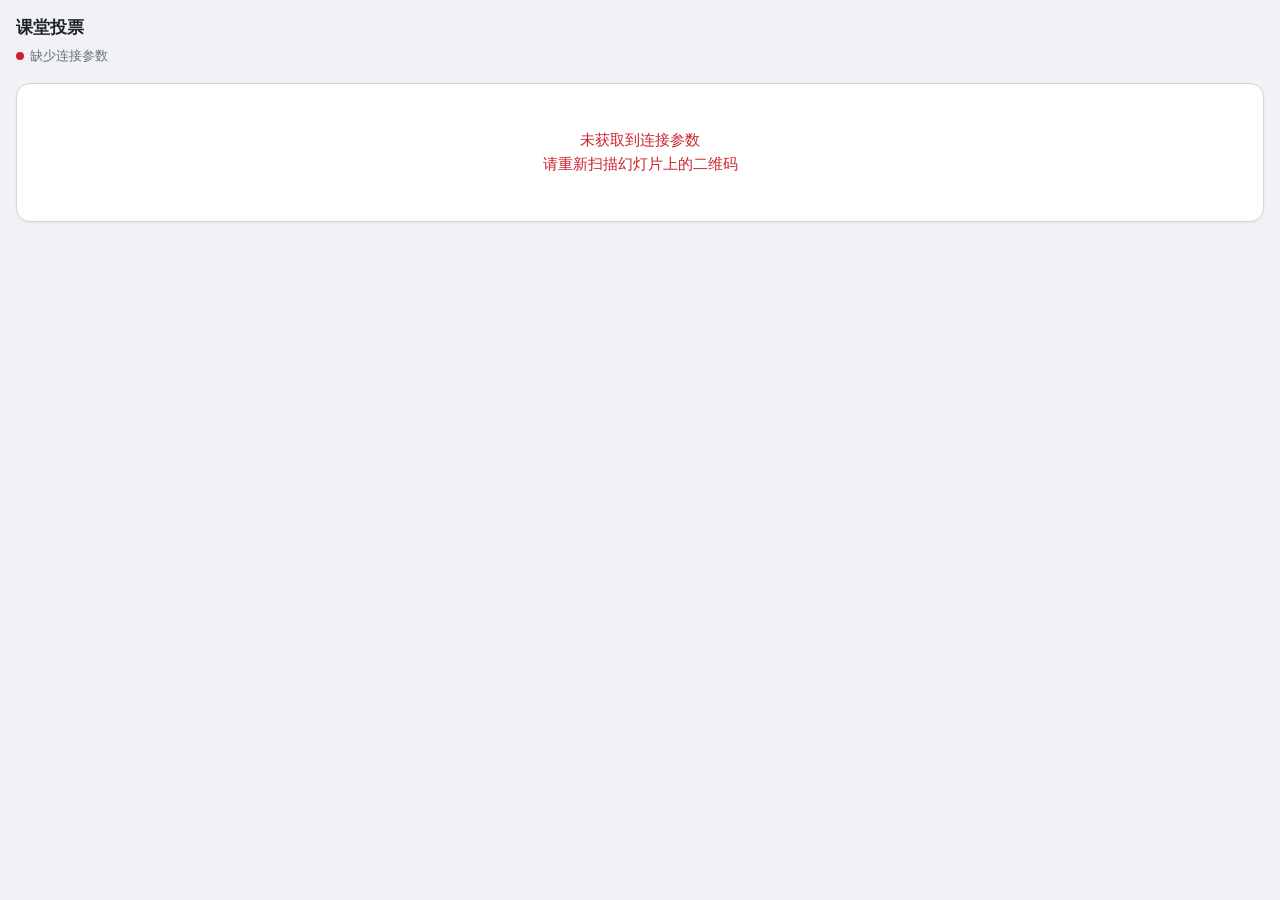
<file: plugs/slide-quiz/vote.html>
<!DOCTYPE html>
<html lang="zh-CN">
<head>
<meta charset="UTF-8">
<meta name="viewport" content="width=device-width, initial-scale=1, viewport-fit=cover">
<meta name="theme-color" content="#0969da">
<title>课堂投票</title>
<style>
    :root {
        --bg: #f0f2f5; --card: #ffffff; --text: #1f2328; --muted: #6a737d;
        --border: #d0d7de; --accent: #0969da; --accent-soft: #ddf4ff;
        --ok: #1a7f37; --bad: #cf222e;
    }
    @media (prefers-color-scheme: dark) {
        :root {
            --bg: #101317; --card: #1c1f23; --text: #e6edf3; --muted: #8b949e;
            --border: #3a3f46; --accent: #58a6ff; --accent-soft: #1f3a5f;
            --ok: #3fb950; --bad: #f85149;
        }
    }
    * { box-sizing: border-box; -webkit-tap-highlight-color: transparent; }
    html, body { margin: 0; padding: 0; }
    body {
        min-height: 100vh; background: var(--bg); color: var(--text);
        font: 16px/1.65 -apple-system, BlinkMacSystemFont, "Segoe UI", "PingFang SC",
              "Hiragino Sans GB", "Microsoft YaHei", sans-serif;
        padding: env(safe-area-inset-top) env(safe-area-inset-right) env(safe-area-inset-bottom) env(safe-area-inset-left);
        display: flex; flex-direction: column;
    }
    header { padding: 14px 16px 8px; }
    .title { font-size: 17px; font-weight: 700; }
    .sub { display: flex; align-items: center; gap: 6px; margin-top: 4px; font-size: 12.5px; color: var(--muted); }
    .dot { width: 8px; height: 8px; border-radius: 50%; background: #8b949e; flex: none; }
    body[data-conn="on"] .dot { background: var(--ok); }
    body[data-conn="connecting"] .dot { background: #d29922; }
    body[data-conn="err"] .dot, body[data-conn="off"] .dot { background: var(--bad); }
    main { flex: 1; padding: 8px 16px 24px; }
    .card {
        background: var(--card); border: 1px solid var(--border); border-radius: 14px;
        padding: 16px; box-shadow: 0 1px 3px rgba(0,0,0,.06);
    }
    .q { font-size: 18px; font-weight: 600; line-height: 1.7; margin: 0 0 14px; white-space: pre-wrap; }
    .opts { display: flex; flex-direction: column; gap: 10px; }
    .opt {
        display: flex; align-items: center; gap: 10px; width: 100%; text-align: left;
        padding: 13px 14px; border: 1.5px solid var(--border); border-radius: 12px;
        background: transparent; color: var(--text); font: inherit; font-size: 16px;
        cursor: pointer; transition: border-color .12s, background .12s;
    }
    .opt:active { background: var(--bg); }
    .opt .key {
        flex: none; width: 26px; height: 26px; line-height: 24px; text-align: center;
        border: 1.5px solid var(--border); border-radius: 8px; font-size: 13px; font-weight: 700;
        color: var(--muted); font-style: normal;
    }
    .opt.on { border-color: var(--accent); background: var(--accent-soft); }
    .opt.on .key { border-color: var(--accent); background: var(--accent); color: #fff; }
    .opt .lab { flex: 1; min-width: 0; }
    .opt .mark { flex: none; font-weight: 700; color: var(--ok); opacity: 0; }
    .opt.on .mark { opacity: 1; }
    .submit {
        width: 100%; margin-top: 14px; padding: 13px 14px; border: 0; border-radius: 12px;
        background: var(--accent); color: #fff; font: inherit; font-size: 16px; font-weight: 600;
        cursor: pointer;
    }
    .submit:disabled { opacity: .45; }
    .txtrow { display: flex; gap: 8px; margin-top: 4px; }
    input[type="text"] {
        flex: 1; min-width: 0; padding: 13px 14px; border: 1.5px solid var(--border);
        border-radius: 12px; background: transparent; color: var(--text); font: inherit; font-size: 16px; outline: none;
    }
    input[type="text"]:focus { border-color: var(--accent); }
    .hint { margin-top: 12px; font-size: 13px; color: var(--muted); }
    .done { margin-top: 12px; font-size: 14px; color: var(--ok); font-weight: 600; }
    .empty { color: var(--muted); text-align: center; padding: 28px 8px; font-size: 15px; }
    .err { color: var(--bad); }
    footer { padding: 0 16px 18px; font-size: 12.5px; color: var(--muted); text-align: center; }
    .cloudwrap { display: flex; flex-wrap: wrap; gap: 8px 10px; margin-top: 12px; }
    .cloudwrap span { background: var(--accent-soft); border-radius: 999px; padding: 3px 10px; font-size: 13px; }
</style>
</head>
<body data-conn="off">
<header>
    <div class="title" id="titleEl">课堂投票</div>
    <div class="sub"><span class="dot"></span><span id="statusEl">正在连接…</span></div>
</header>
<main>
    <div class="card" id="cardEl">
        <div class="empty">等待老师出题…</div>
    </div>
</main>
<footer id="footEl"></footer>

<script src="./mqtt.min.js"></script>
<script>
(function () {
    'use strict';

    var qs = new URLSearchParams(location.search);
    var BROKER = qs.get('b') || '';
    var USER = qs.get('u') || '';
    var PASS = qs.get('p') || '';
    var ROOM = (qs.get('r') || 'mps-poll').replace(/[^A-Za-z0-9_-]/g, '-').slice(0, 40) || 'mps-poll';
    var TITLE = qs.get('n') || '课堂投票';
    var TP = {
        state: 'mps/' + ROOM + '/state',
        vote: 'mps/' + ROOM + '/vote',
        join: 'mps/' + ROOM + '/join',
        stats: 'mps/' + ROOM + '/stats'
    };

    var el = {
        title: document.getElementById('titleEl'),
        status: document.getElementById('statusEl'),
        card: document.getElementById('cardEl'),
        foot: document.getElementById('footEl')
    };

    // 设备标识与本地票（防止刷新后重复提示 / 便于恢复选择）
    var did = localStorage.getItem('mps-poll-did');
    if (!did) {
        did = Math.random().toString(36).slice(2, 10);
        try { localStorage.setItem('mps-poll-did', did); } catch (e) {}
    }
    var VOTE_KEY = 'mps-poll-vote:' + ROOM;
    var myVote = null;
    try { myVote = JSON.parse(localStorage.getItem(VOTE_KEY) || 'null'); } catch (e) { myVote = null; }

    var state = null;        // 当前题目（来自幻灯片）
    var persons = 0;
    var client = null;
    var draft = null;        // 多选：尚未提交的勾选

    el.title.textContent = TITLE;

    function setConn(k, text) {
        document.body.setAttribute('data-conn', k);
        el.status.textContent = text;
    }

    function saveVote() {
        try { localStorage.setItem(VOTE_KEY, JSON.stringify(myVote)); } catch (e) {}
    }

    function publish(topic, payload) {
        if (!client || !client.connected) return false;
        try { client.publish(topic, JSON.stringify(payload), { qos: 0 }); return true; }
        catch (e) { return false; }
    }

    function sendVote(v) {
        if (!state) return;
        myVote = { qid: state.qid, nonce: state.nonce, v: v, ts: Date.now() };
        saveVote();
        var okSent = publish(TP.vote, { v: 1, t: 'vote', did: did, qid: state.qid, nonce: state.nonce, v: v });
        render();
        if (!okSent) {
            setConn('err', '尚未连接，正在重试…');
        }
    }

    function votedThisRound() {
        return !!(myVote && state && myVote.qid === state.qid && String(myVote.nonce) === String(state.nonce));
    }

    // 多选当前勾选：已提交用提交内容，未提交用草稿
    function currentSel() {
        if (votedThisRound()) {
            return Object.prototype.toString.call(myVote.v) === '[object Array]' ? myVote.v : [];
        }
        return draft || [];
    }

    /* ======================= 渲染 ======================= */

    function render() {
        if (!state) {
            el.card.innerHTML = '<div class="empty">等待老师出题…</div>';
            return;
        }
        var voted = votedThisRound();
        var esc = function (s) {
            return String(s == null ? '' : s).replace(/[&<>"]/g, function (c) {
                return c === '&' ? '&amp;' : c === '<' ? '&lt;' : c === '>' ? '&gt;' : '&quot;';
            });
        };
        var html = '<div class="q">' + esc(state.q || '') + '</div>';

        if (state.kind === 'text') {
            html += '<div class="txtrow"><input type="text" id="txtEl" maxlength="24" placeholder="输入一个词…" ' +
                'value="' + (voted ? esc(myVote.v) : '') + '"><button class="submit" id="okBtn" style="width:auto;margin:0;flex:none;padding:13px 20px">提交</button></div>';
            html += voted ? '<div class="done">✓ 已提交，可修改后重新提交</div>' : '<div class="hint">提交后会实时出现在大屏词云上</div>';
        } else {
            var opts = state.opts || [];
            var sel = state.kind === 'multi' ? currentSel() : (voted ? [Number(myVote.v)] : []);
            html += '<div class="opts">';
            opts.forEach(function (o, i) {
                var on = sel.indexOf(i) >= 0;
                html += '<button class="opt' + (on ? ' on' : '') + '" data-i="' + i + '">' +
                    '<i class="key">' + (state.kind === 'multi' ? '☐' : String.fromCharCode(65 + i)) + '</i>' +
                    '<span class="lab">' + esc(o) + '</span>' +
                    '<span class="mark">✓</span></button>';
            });
            html += '</div>';
            if (state.kind === 'multi') {
                html += '<button class="submit" id="okBtn"' + (currentSel().length ? '' : ' disabled') + '>提交</button>';
            }
            html += voted ? '<div class="done">✓ 已提交，可再点选项改票</div>' : '<div class="hint">' +
                (state.kind === 'multi' ? '可多选，选好后点「提交」' : '点选项即提交，可随时改票') + '</div>';
        }

        el.card.innerHTML = html;
        bind();
    }

    function bind() {
        Array.prototype.forEach.call(el.card.querySelectorAll('.opt'), function (btn) {
            btn.addEventListener('click', function () {
                var i = Number(btn.getAttribute('data-i'));
                if (state.kind === 'multi') {
                    draft = currentSel().slice();
                    var at = draft.indexOf(i);
                    if (at >= 0) draft.splice(at, 1); else draft.push(i);
                    render();
                } else {
                    sendVote(i);
                }
            });
        });
        var ok = document.getElementById('okBtn');
        if (ok) {
            ok.addEventListener('click', function () {
                if (state.kind === 'multi') {
                    sendVote(currentSel().slice());
                } else if (state.kind === 'text') {
                    var input = document.getElementById('txtEl');
                    var v = (input && input.value || '').trim().slice(0, 24);
                    if (!v) { input && input.focus(); return; }
                    sendVote(v);
                }
            });
        }
        var txt = document.getElementById('txtEl');
        if (txt) {
            txt.addEventListener('keydown', function (e) {
                if (e.key === 'Enter') { e.preventDefault(); ok && ok.click(); }
            });
        }
    }

    /* ======================= MQTT ======================= */

    if (!BROKER) {
        setConn('err', '缺少连接参数');
        el.card.innerHTML = '<div class="empty err">未获取到连接参数<br>请重新扫描幻灯片上的二维码</div>';
        return;
    }
    if (typeof mqtt === 'undefined') {
        setConn('err', '投票页缺少 mqtt.min.js');
        el.card.innerHTML = '<div class="empty err">未能加载 MQTT 客户端<br>请确认 mqtt.min.js 与 vote.html 在同一目录</div>';
        return;
    }

    setConn('connecting', '正在连接…');
    var opts = {
        clientId: 'mpsv-' + Math.random().toString(36).slice(2, 10),
        clean: true, keepalive: 30, reconnectPeriod: 3000, connectTimeout: 8000
    };
    if (USER) opts.username = USER;
    if (PASS) opts.password = PASS;

    try { client = mqtt.connect(BROKER, opts); }
    catch (e) {
        setConn('err', '连接失败');
        el.card.innerHTML = '<div class="empty err">连接失败：' + String(e && e.message || e) + '</div>';
        return;
    }

    client.on('connect', function () {
        setConn('on', '已连接 · 房间 ' + ROOM);
        client.subscribe([TP.state, TP.stats], { qos: 0 }, function () {});
        publish(TP.join, { v: 1, t: 'join', did: did });
        if (myVote && state && votedThisRound()) {
            publish(TP.vote, { v: 1, t: 'vote', did: did, qid: myVote.qid, nonce: myVote.nonce, v: myVote.v });
        }
    });
    client.on('reconnect', function () { setConn('connecting', '正在重连…'); });
    client.on('close', function () { if (document.body.getAttribute('data-conn') === 'on') setConn('off', '连接已断开'); });
    client.on('error', function (e) { setConn('err', '连接异常：' + String(e && e.message || e)); });

    client.on('message', function (topic, payload) {
        var msg;
        try { msg = JSON.parse(String(payload)); } catch (e) { return; }
        if (!msg) return;
        if (topic === TP.state && msg.t === 'state') {
            var changed = !state || state.qid !== msg.qid || String(state.nonce) !== String(msg.nonce);
            state = msg;
            if (msg.title) { TITLE = msg.title; el.title.textContent = TITLE; }
            if (changed) { draft = null; render(); }
            return;
        }
        if (topic === TP.stats && msg.t === 'stats') {
            persons = Number(msg.n) || 0;
            el.foot.textContent = persons ? '已有 ' + persons + ' 人参与' : '';
        }
    });
})();
</script>
</body>
</html>
</file>
